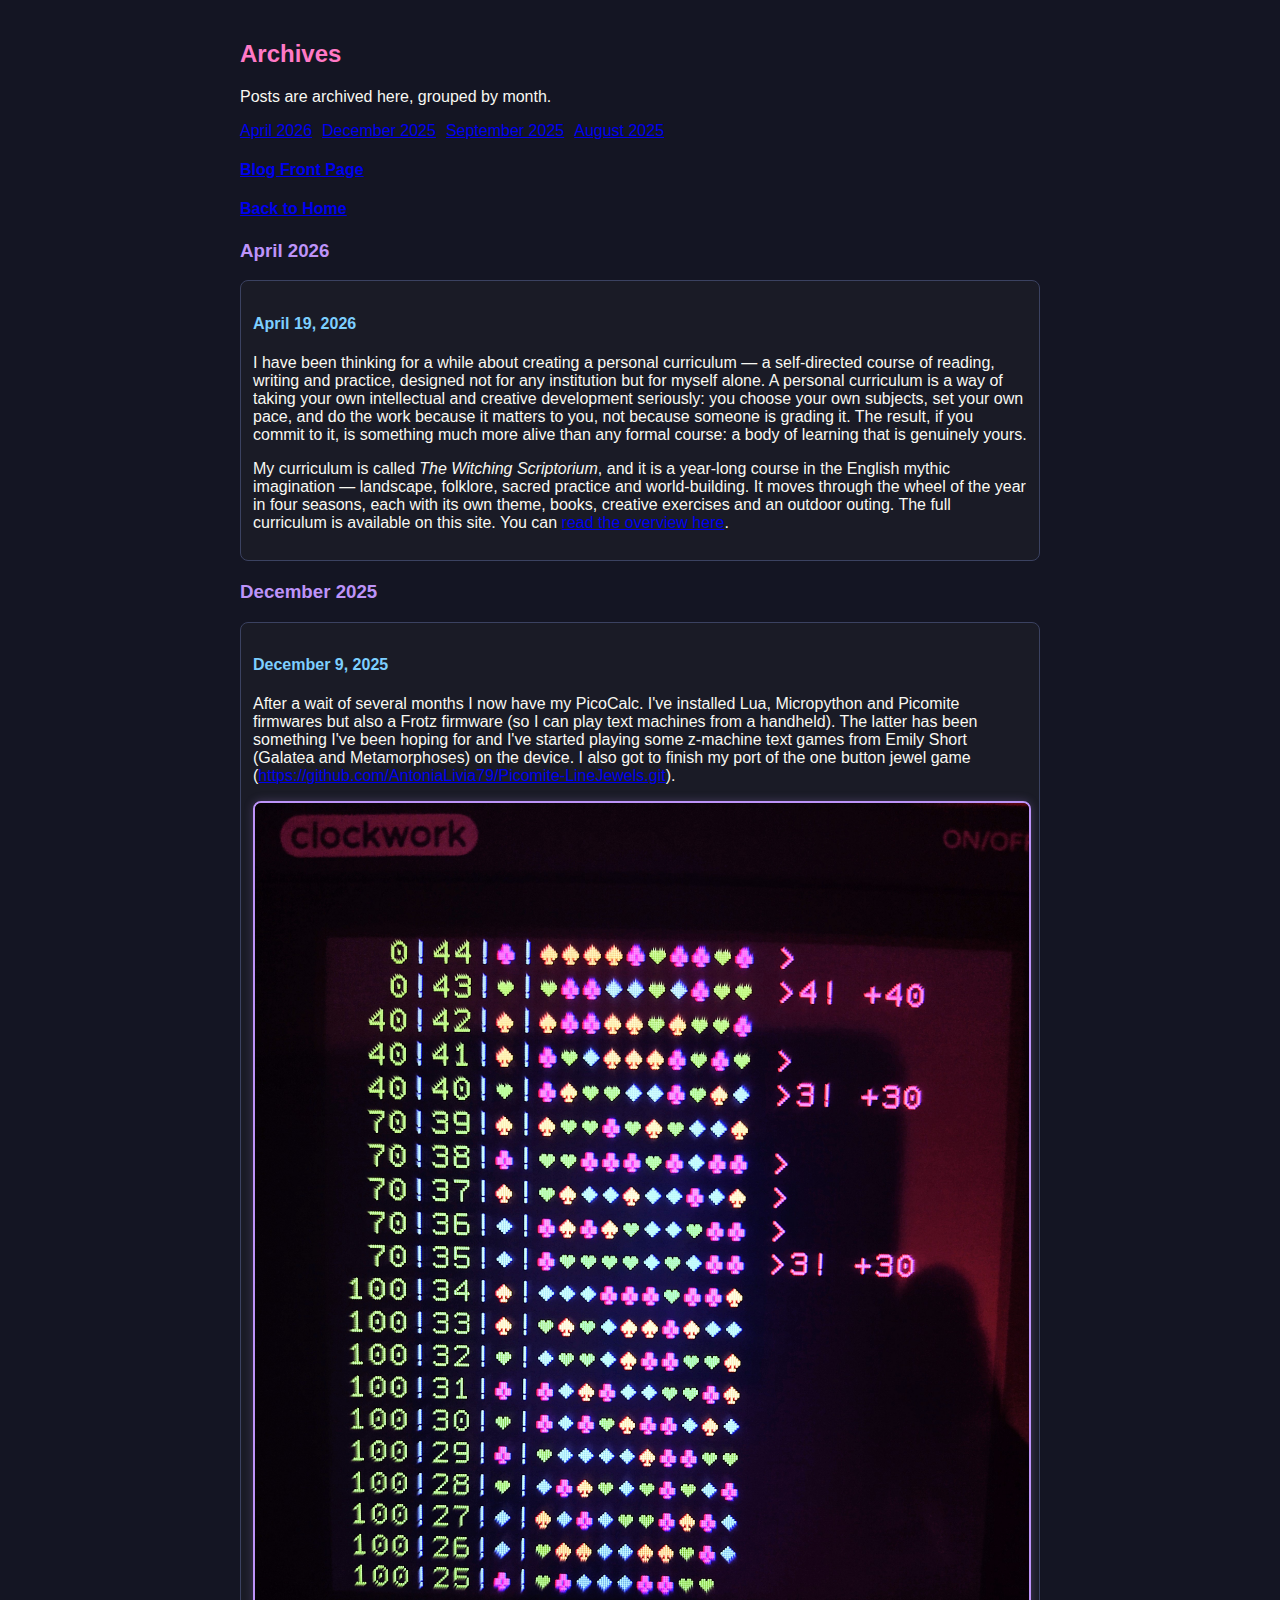
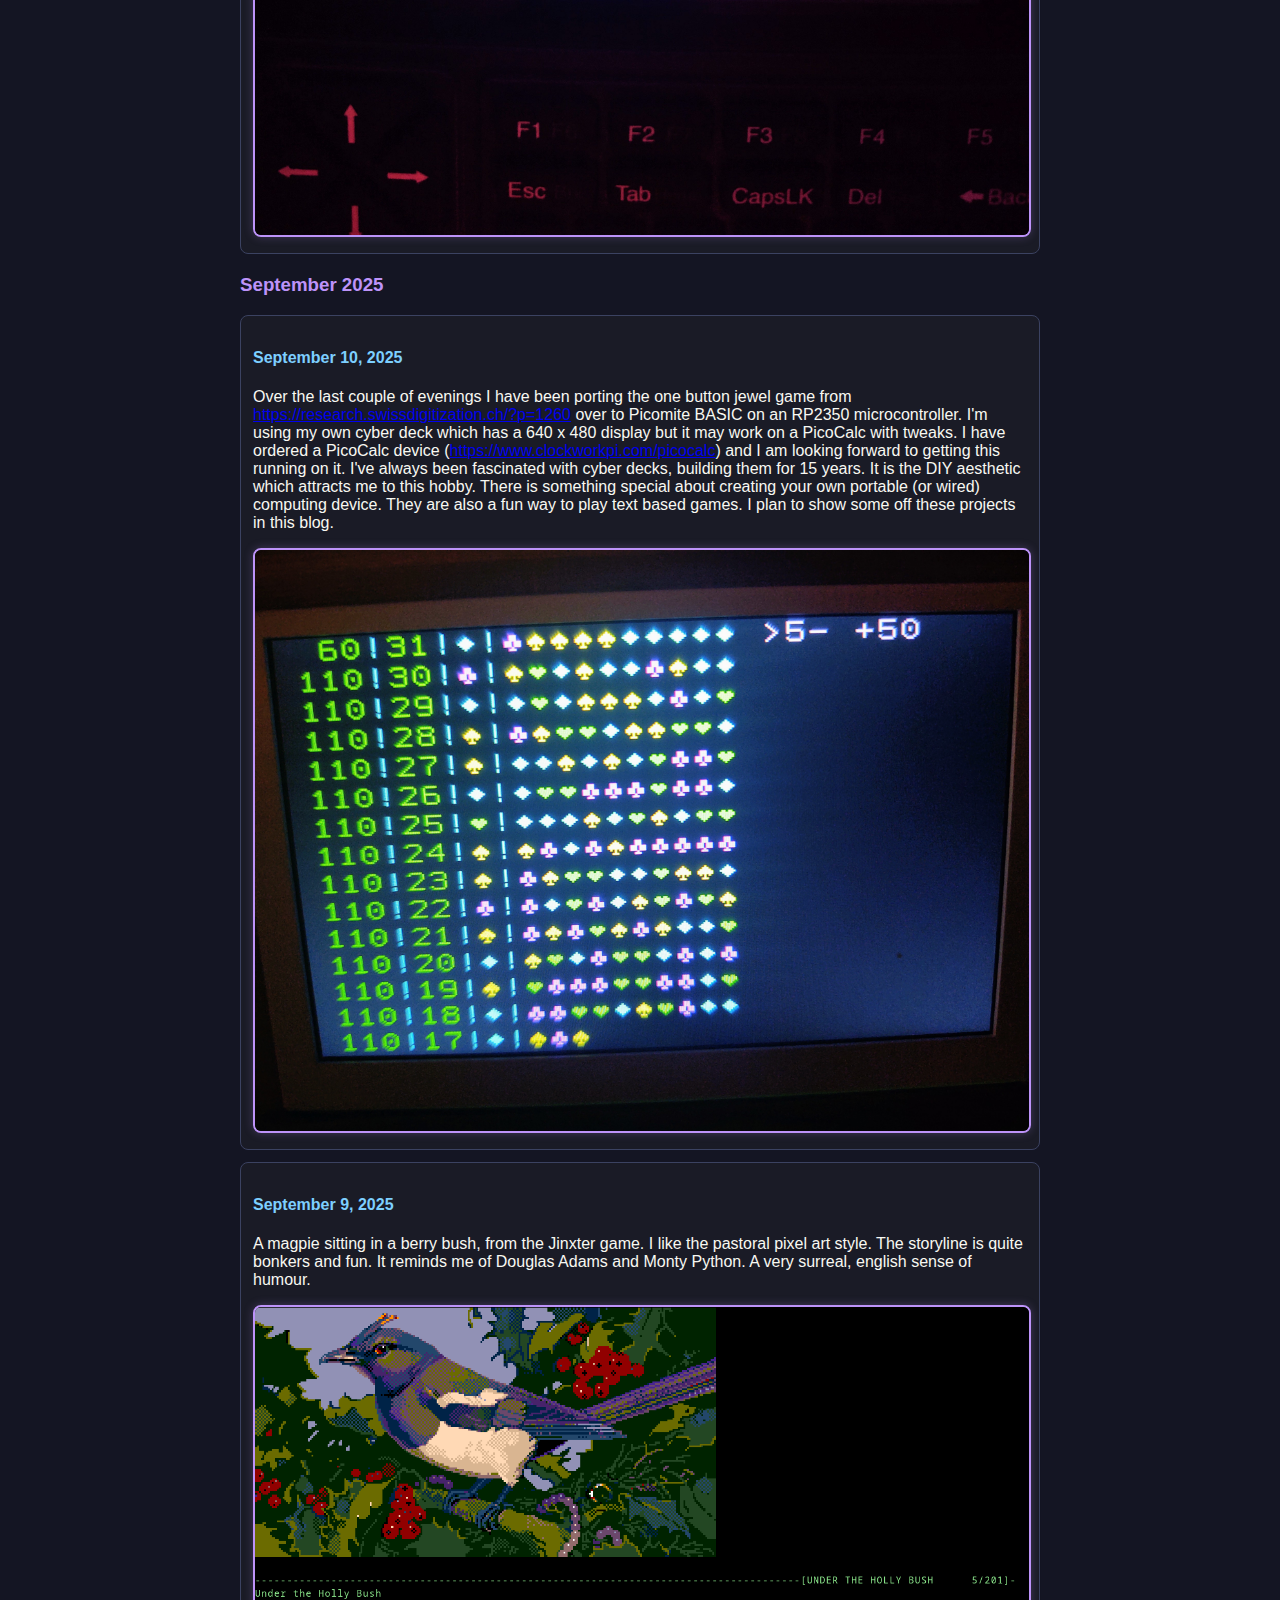
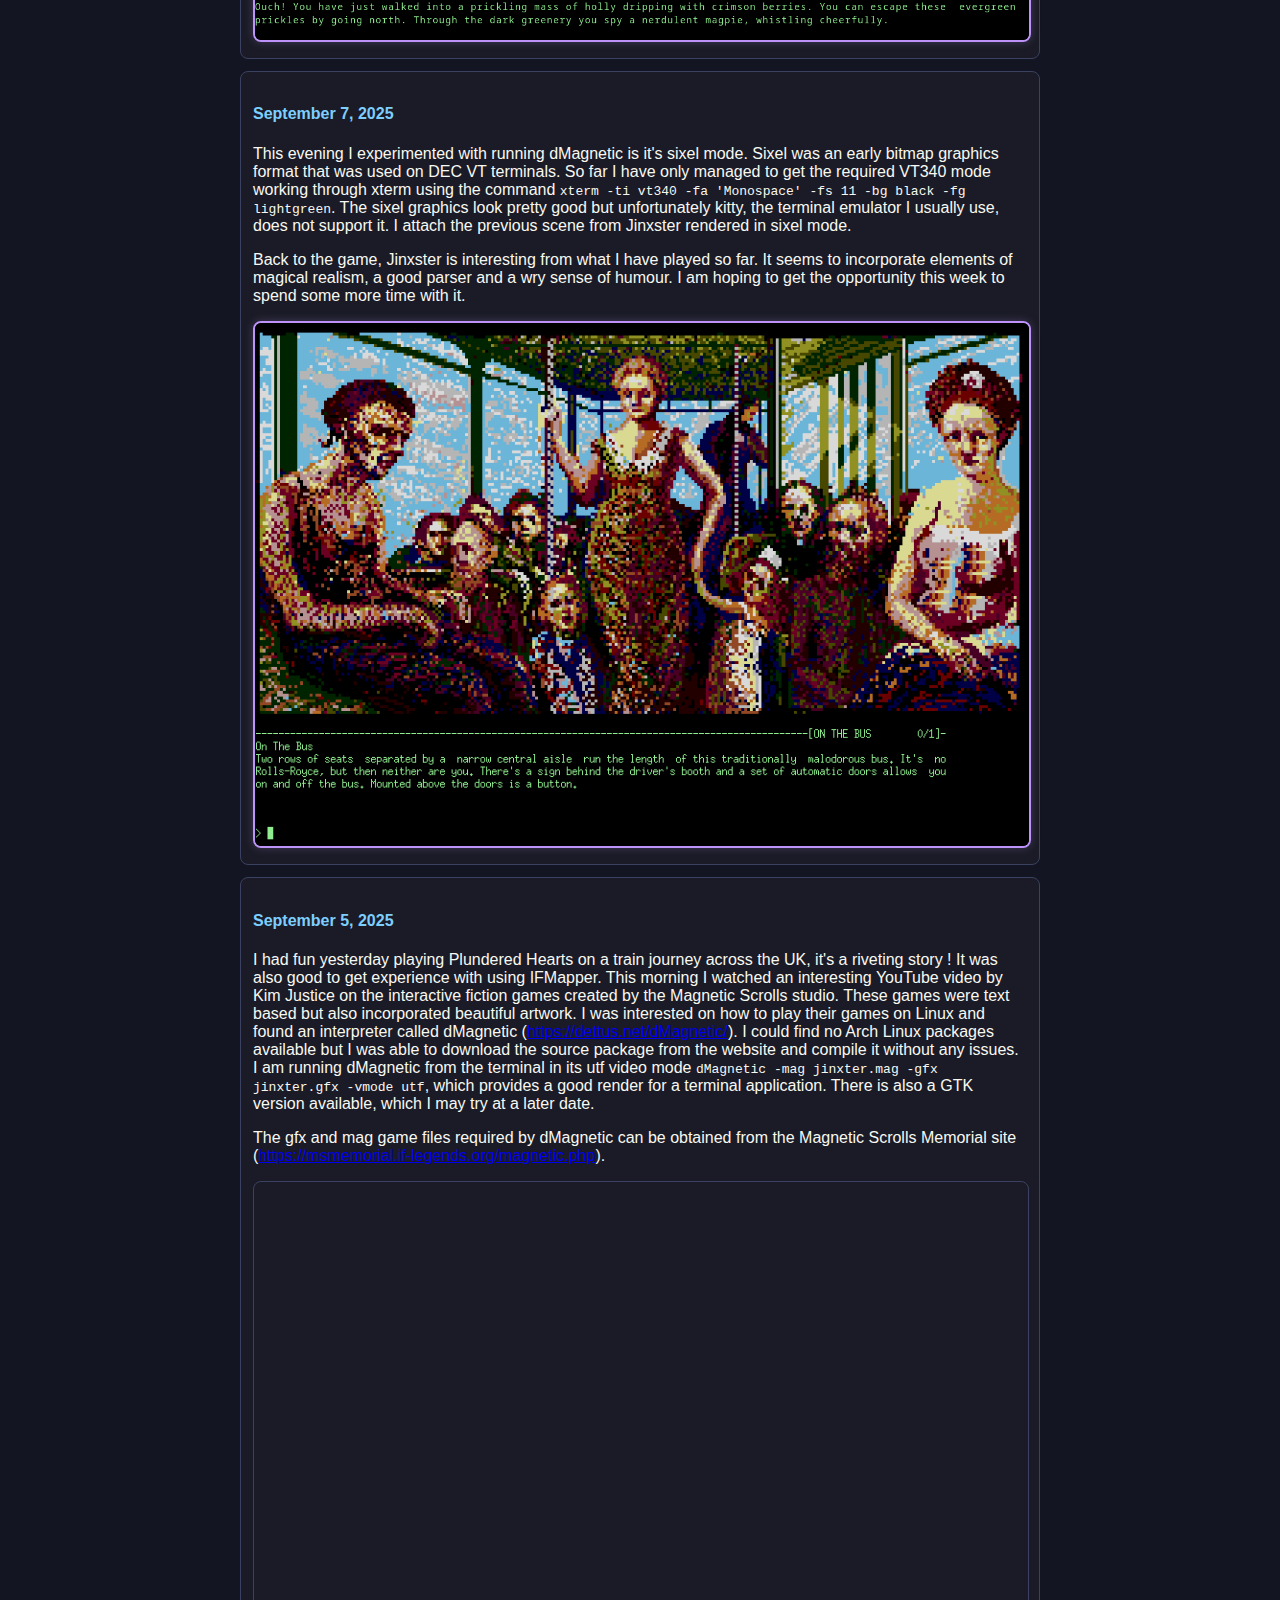
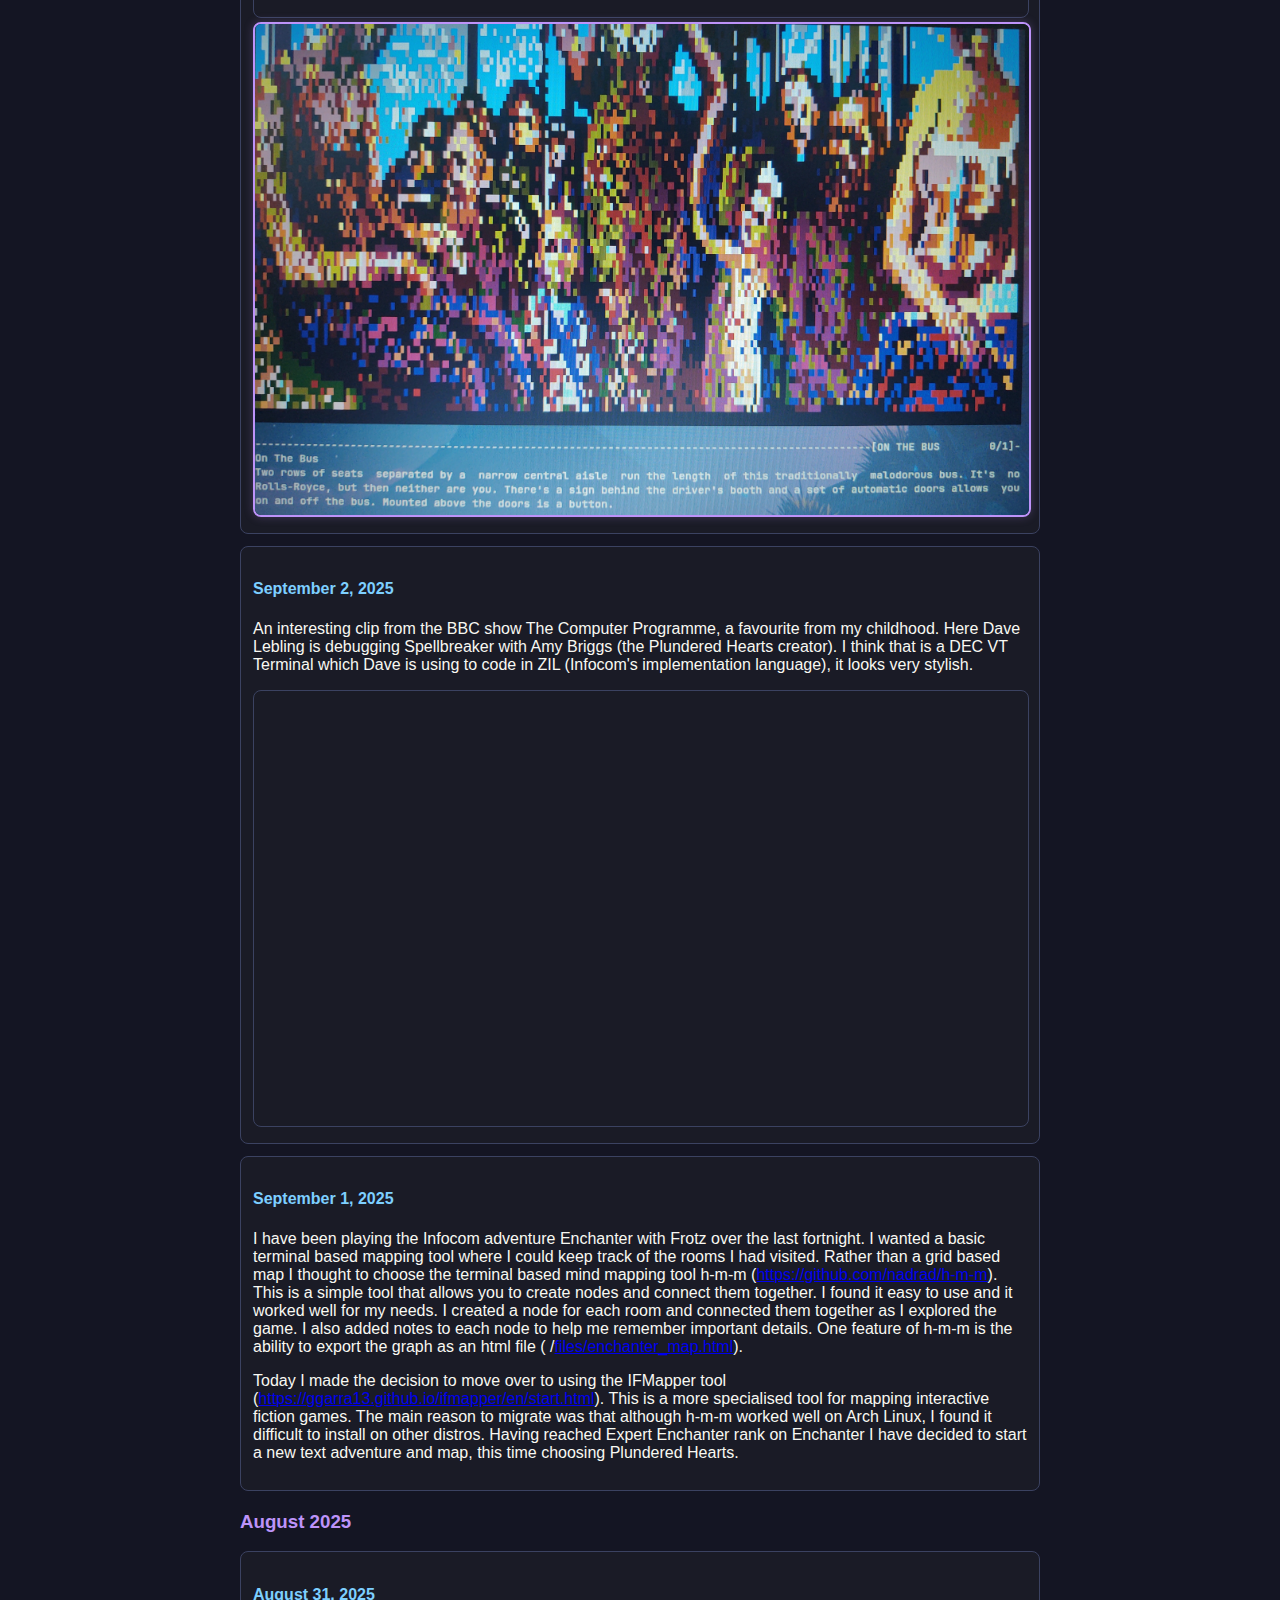
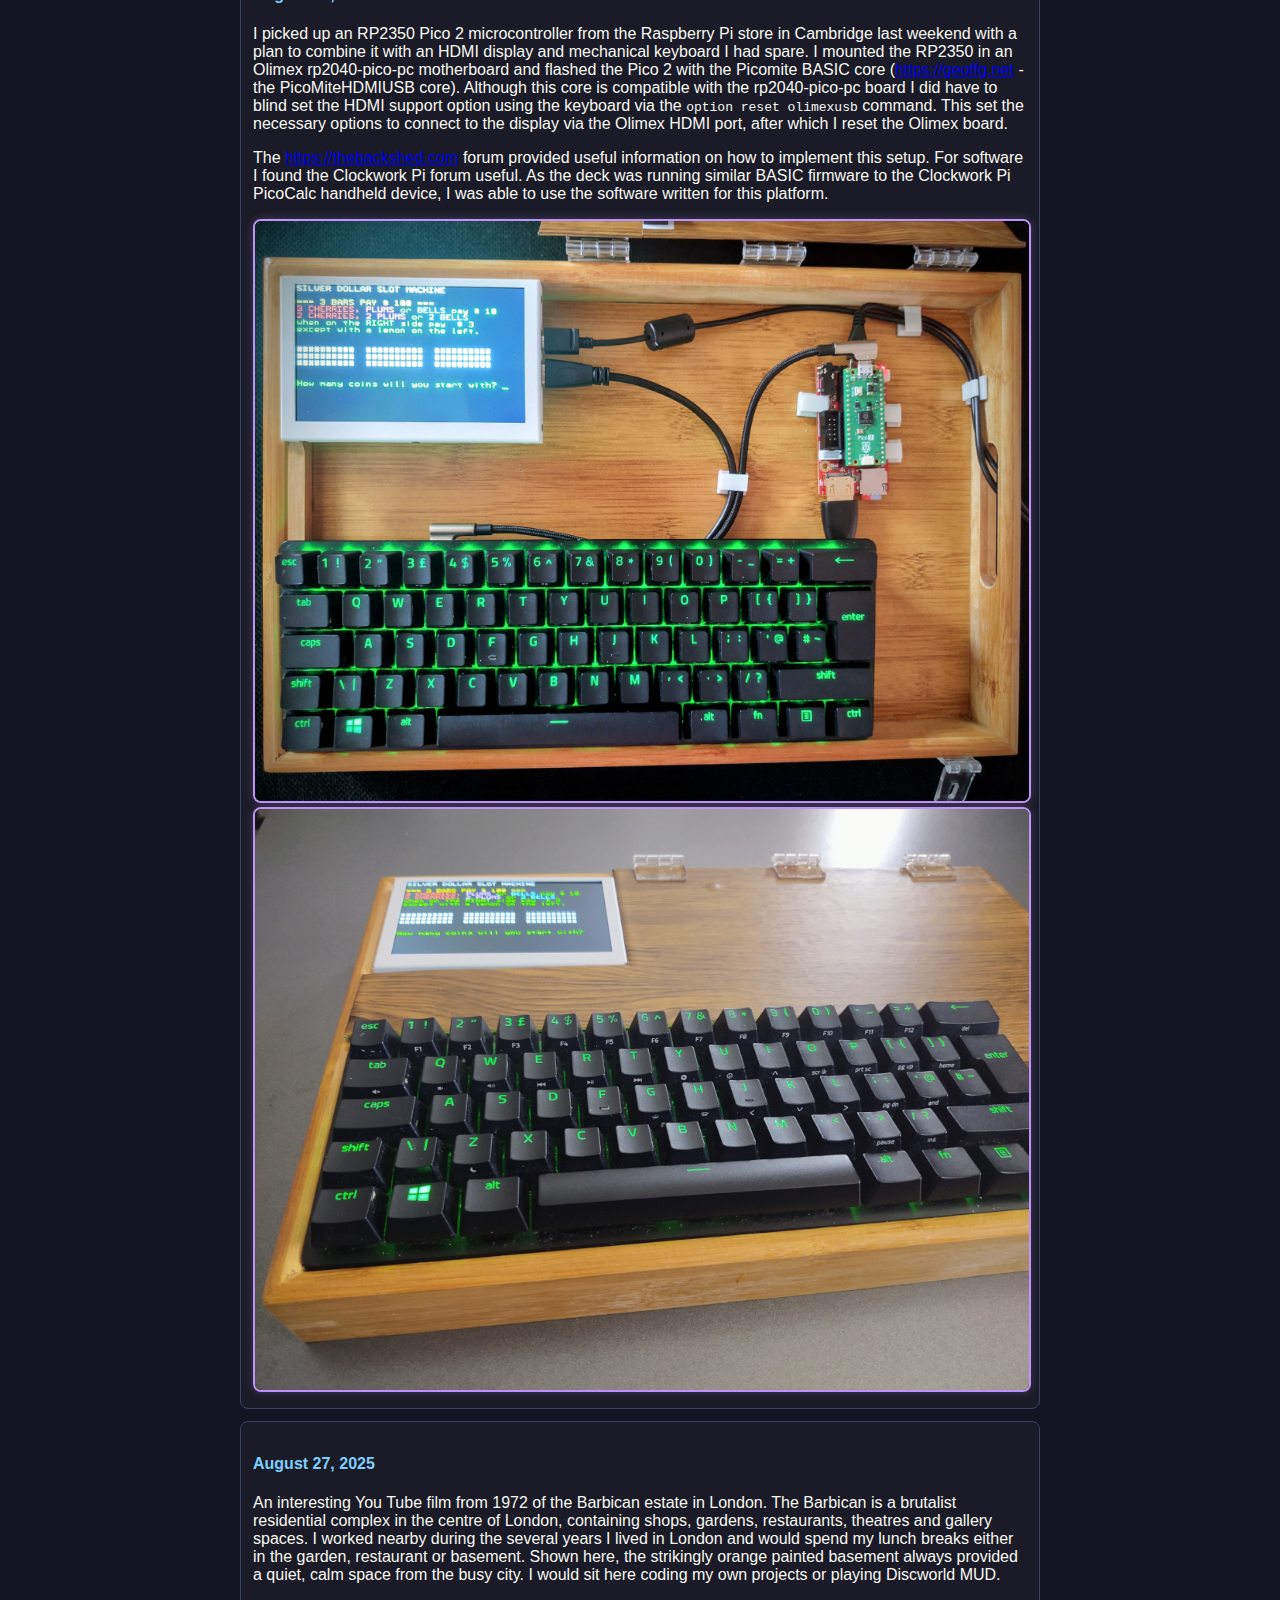
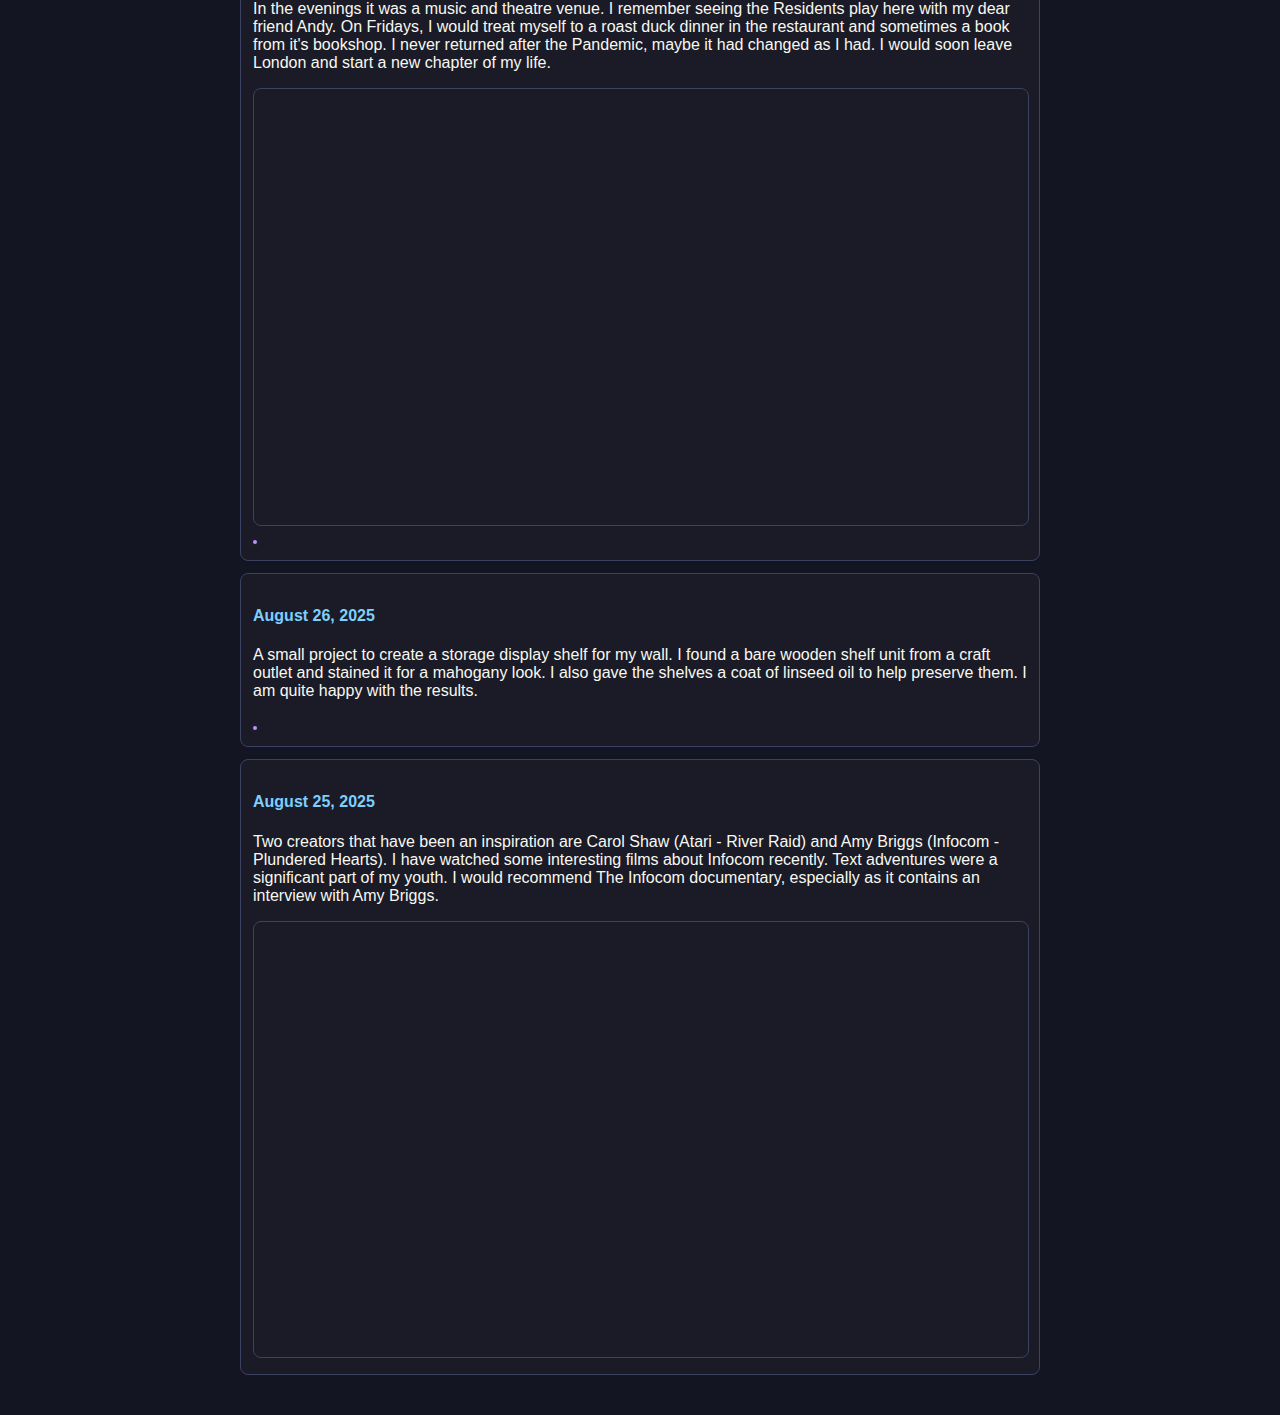
<file: archives.html>
<!DOCTYPE html>
<html lang="en">
<head>
  <meta charset="UTF-8" />
  <meta name="viewport" content="width=device-width, initial-scale=1.0" />
  <title>Blog Archives - Antonia's Space</title>
  <link rel="stylesheet" href="styles.css" />
  <style>
    .month { margin: 20px 0; }
    .post { border: 1px solid #3b4261; border-radius: 8px; padding: 12px; margin: 12px 0; background:#1a1b26; }
    .media img { max-width: 100%; height: auto; border: 2px solid #bd93f9; border-radius: 8px; box-shadow: 0 0 10px rgba(189,147,249,0.25); }
    .media iframe { width: 100%; aspect-ratio: 16/9; border: 1px solid #3b4261; border-radius: 8px; }
    .post-date { color: #7dcfff; font-weight: 600; }
    .archive-nav a { margin-right: 10px; }
  </style>
</head>
<body data-page="archives">
  <div class="container">
    <div class="blurb">
      <h2>Archives</h2>
      <p>Posts are archived here, grouped by month.</p>
      <div class="archive-nav" id="archive-nav"></div>
      <div class="blog-nav">
        <h4><a href="blog.html">Blog Front Page</a></h4>
        <h4><a href="index.html">Back to Home</a></h4>
      </div>
      <div id="archive-root"></div>
    </div>
  </div>
  <script src="blog.js"></script>
</body>
</html>
</file>
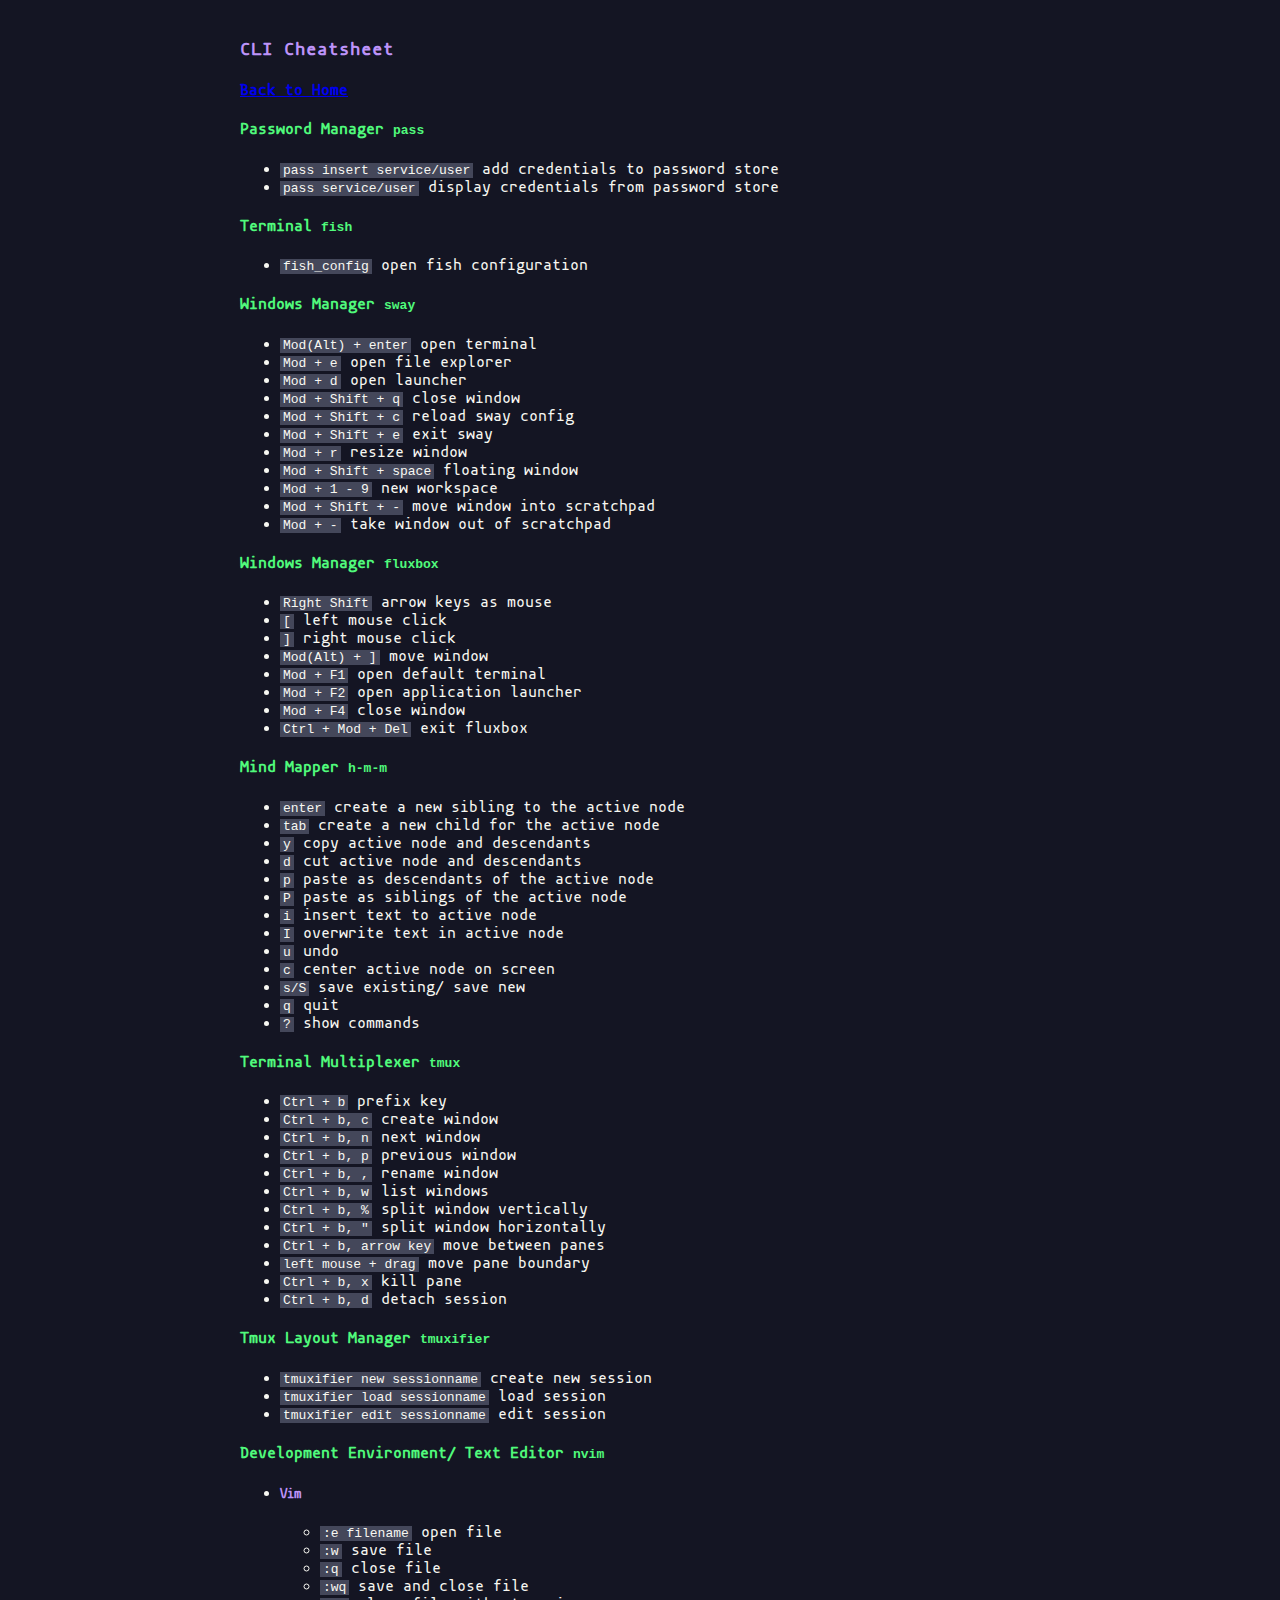
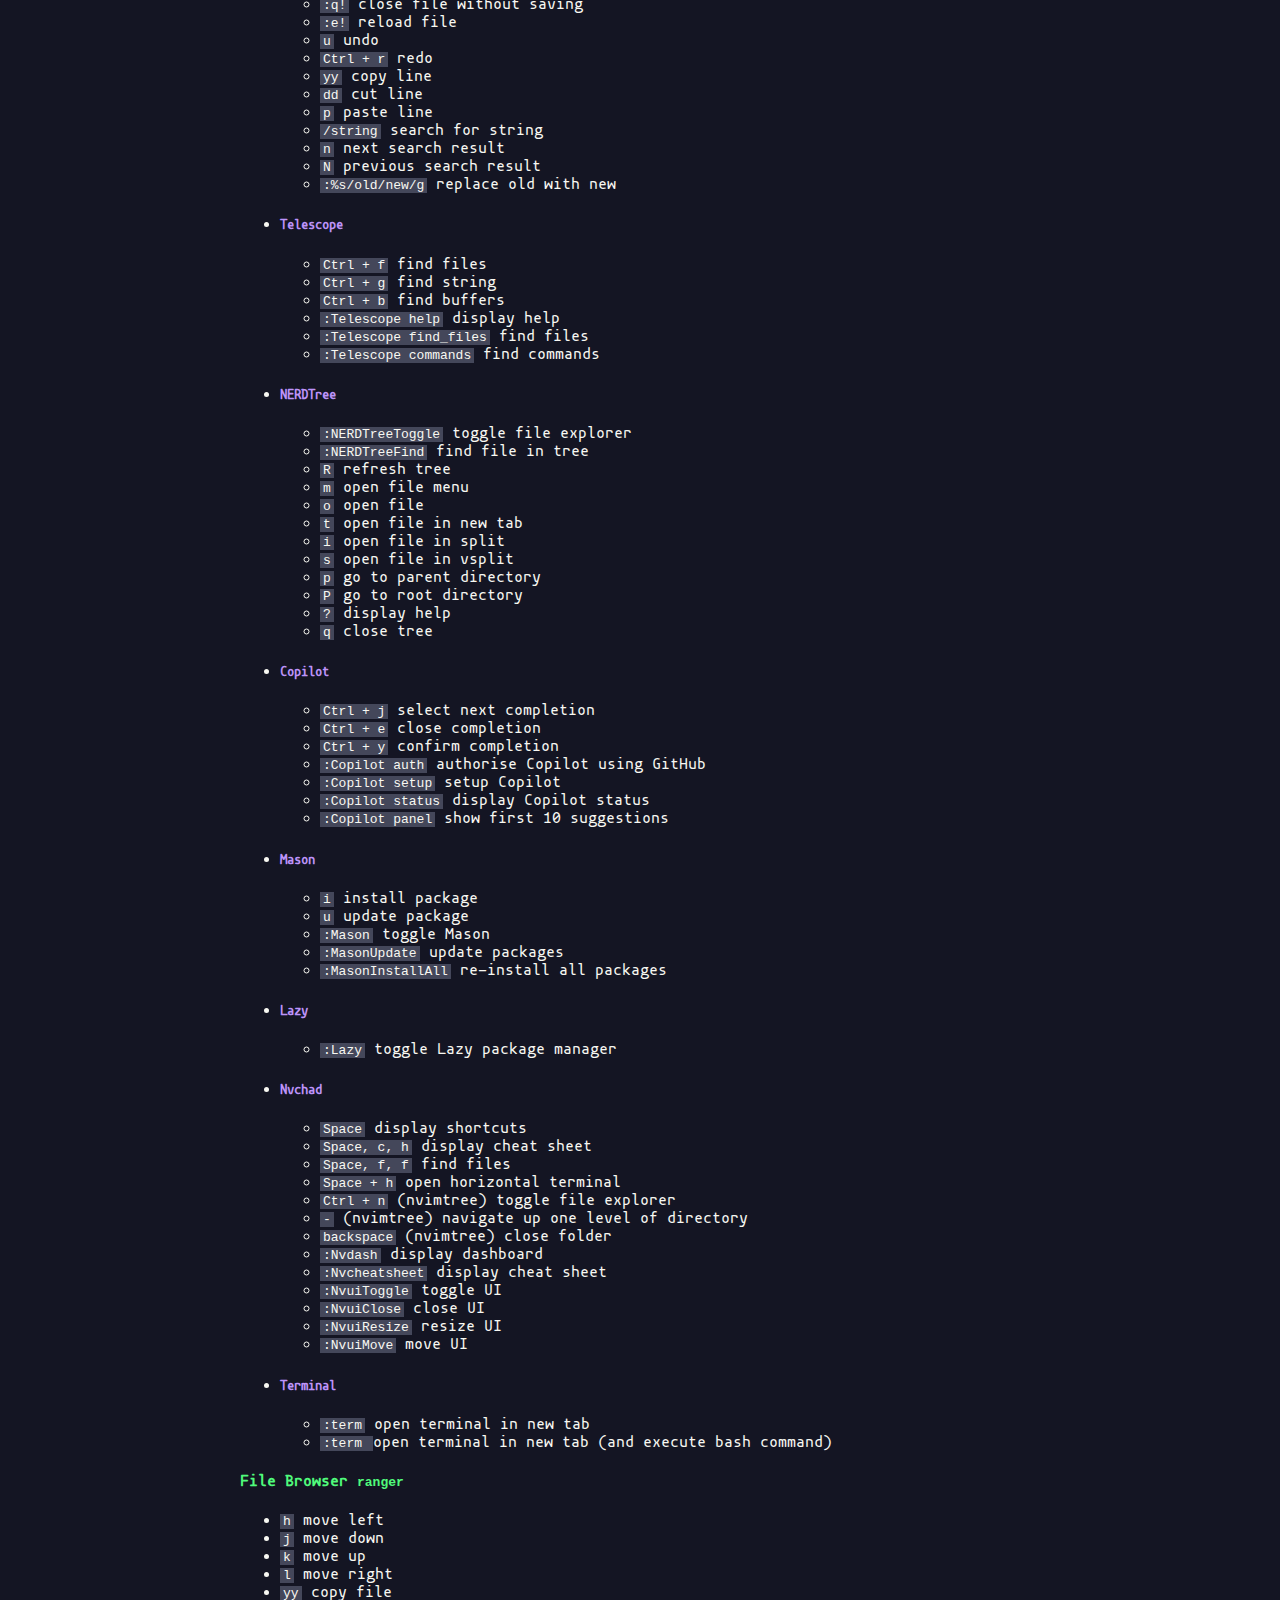
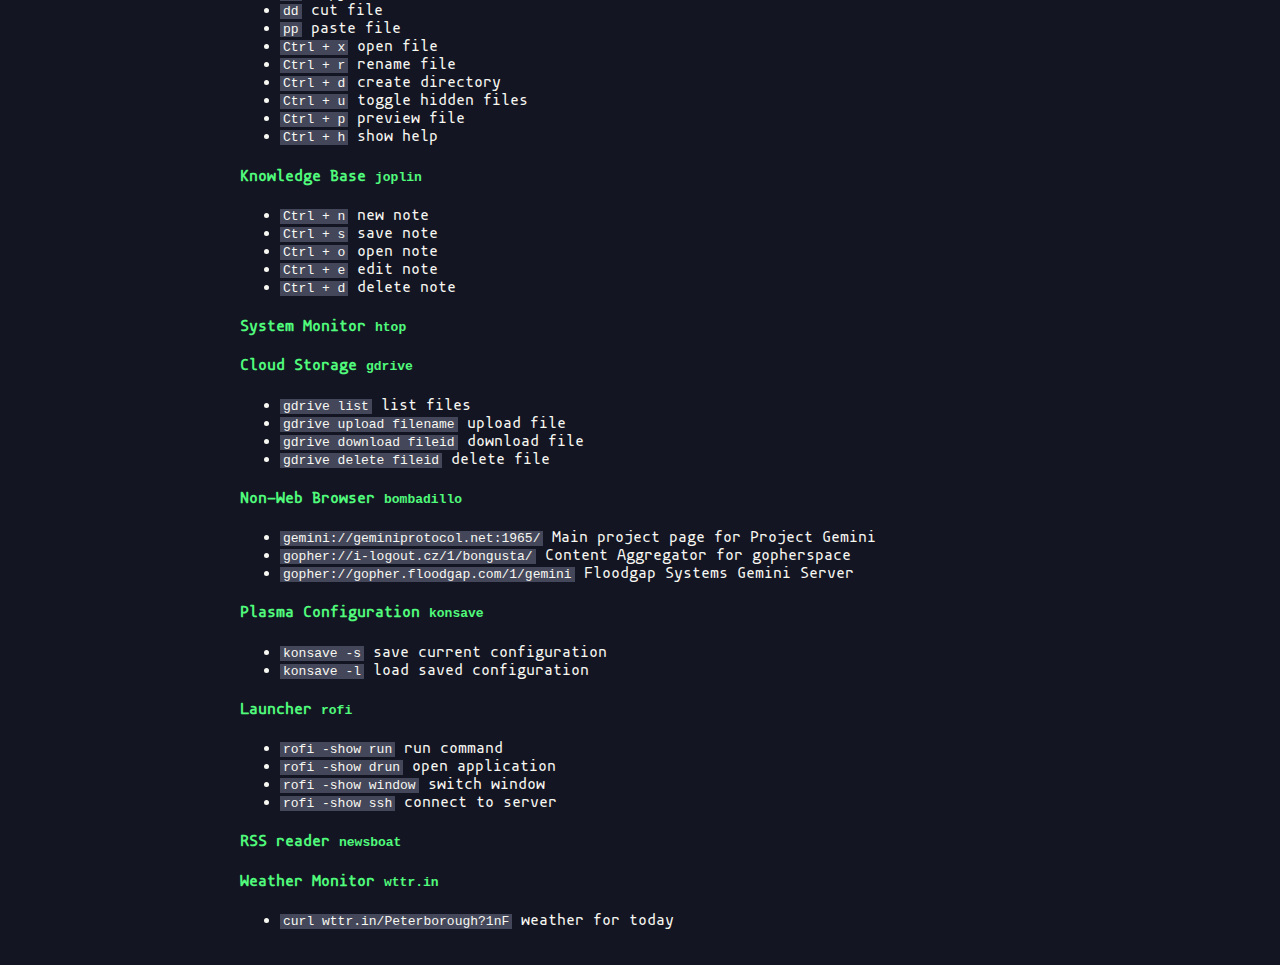
<file: bindings.html>
<!DOCTYPE html>
<html lang="en">

    <head>
        <meta charset="UTF-8">
        <meta name="viewport" content="width=device-width, initial-scale=1.0">
        <title>CLI Cheatsheet</title>
        <link rel="stylesheet" href="styles.css">
        <style>
            @font-face {
                font-family: 'NerdFont';
                src: url('MononokiNerdFont-Regular.ttf') format('truetype');
                font-weight: normal;
                font-style: normal;
            }
        </style>
    </head>

	<body>
		<div class="container">
    		<div class="blurb">
        		<h3>CLI Cheatsheet</h3>
                <h4><a href="index.html">Back to Home</a></h4>
                <h4>Password Manager <code>pass</code></h4>
                <ul>
                    <li><code>pass insert service/user</code> add credentials to password store</li>
                    <li><code>pass service/user</code> display credentials from password store</li>
                </ul>
                <h4>Terminal <code>fish</code></h4>
                <ul>
                    <li><code>fish_config</code> open fish configuration</li>
                </ul>
                <h4>Windows Manager <code>sway</code></h4>
                <ul>
                    <li><code>Mod(Alt) + enter</code> open terminal</li>
                    <li><code>Mod + e</code> open file explorer</li>
                    <li><code>Mod + d</code> open launcher</li>
                    <li><code>Mod + Shift + q</code> close window</li>
                    <li><code>Mod + Shift + c</code> reload sway config</li>
                    <li><code>Mod + Shift + e</code> exit sway</li>
                    <li><code>Mod + r</code> resize window</li>
                    <li><code>Mod + Shift + space</code> floating window</li>
                    <li><code>Mod + 1 - 9</code> new workspace</li>
                    <li><code>Mod + Shift + -</code> move window into scratchpad</li>
                    <li><code>Mod + -</code> take window out of scratchpad</li>
                </ul>
                <h4>Windows Manager <code>fluxbox</code></h4>
                <ul>
                    <li><code>Right Shift</code> arrow keys as mouse</li>
                    <li><code>[</code> left mouse click</li>
                    <li><code>]</code> right mouse click</li>
                    <li><code>Mod(Alt) + ]</code> move window</li>
                    <li><code>Mod + F1</code> open default terminal</li>
                    <li><code>Mod + F2</code> open application launcher</li>
                    <li><code>Mod + F4</code> close window</li>
                    <li><code>Ctrl + Mod + Del</code> exit fluxbox</li>
                </ul>
                <h4>Mind Mapper <code>h-m-m</code></h4>
                <ul>
                    <li><code>enter</code> create a new sibling to the active node</li>
                    <li><code>tab</code> create a new child for the active node</li>
                    <li><code>y</code> copy active node and descendants</li>
                    <li><code>d</code> cut active node and descendants</li>
                    <li><code>p</code> paste as descendants of the active node</li>
                    <li><code>P</code> paste as siblings of the active node</li>
                    <li><code>i</code> insert text to active node</li>
                    <li><code>I</code> overwrite text in active node</li>
                    <li><code>u</code> undo</li>
                    <li><code>c</code> center active node on screen</li>
                    <li><code>s/S</code> save existing/ save new</li>
                    <li><code>q</code> quit</li>
                    <li><code>?</code> show commands</li>
                </ul>
                <h4>Terminal Multiplexer <code>tmux</code></h4>
                <ul>
                    <li><code>Ctrl + b</code> prefix key</li>
                    <li><code>Ctrl + b, c</code> create window</li>
                    <li><code>Ctrl + b, n</code> next window</li>
                    <li><code>Ctrl + b, p</code> previous window</li>
                    <li><code>Ctrl + b, ,</code> rename window</li>
                    <li><code>Ctrl + b, w</code> list windows</li>
                    <li><code>Ctrl + b, %</code> split window vertically</li>
                    <li><code>Ctrl + b, "</code> split window horizontally</li>
                    <li><code>Ctrl + b, arrow key</code> move between panes</li>
                    <li><code>left mouse + drag</code> move pane boundary</li>
                    <li><code>Ctrl + b, x</code> kill pane</li>
                    <li><code>Ctrl + b, d</code> detach session</li>
                </ul>
                <h4>Tmux Layout Manager <code>tmuxifier</code></h4>
                <ul>
                    <li><code>tmuxifier new sessionname</code> create new session</li>
                    <li><code>tmuxifier load sessionname</code> load session</li>
                    <li><code>tmuxifier edit sessionname</code> edit session</li>
                </ul>
                <h4>Development Environment/ Text Editor <code>nvim</code></h4>
                <ul>
                    <li><h5>Vim</h5></li>
                    <ul>
                    <li><code>:e filename</code> open file</li>
                    <li><code>:w</code> save file</li>
                    <li><code>:q</code> close file</li>
                    <li><code>:wq</code> save and close file</li>
                    <li><code>:q!</code> close file without saving</li>
                    <li><code>:e!</code> reload file</li>
                    <li><code>u</code> undo</li>
                    <li><code>Ctrl + r</code> redo</li>
                    <li><code>yy</code> copy line</li>
                    <li><code>dd</code> cut line</li>
                    <li><code>p</code> paste line</li>
                    <li><code>/string</code> search for string</li>
                    <li><code>n</code> next search result</li>
                    <li><code>N</code> previous search result</li>
                    <li><code>:%s/old/new/g</code> replace old with new</li>
                    </ul>
                    <li><h5>Telescope</h5></li>
                    <ul>
                      <li><code>Ctrl + f</code> find files</li>
                      <li><code>Ctrl + g</code> find string</li>
                      <li><code>Ctrl + b</code> find buffers</li>
                      <li><code>:Telescope help</code> display help</li>
                      <li><code>:Telescope find_files</code> find files</li>
                      <li><code>:Telescope commands</code> find commands</li>
                    </ul>
                    <li><h5>NERDTree</h5></li>
                    <ul>
                      <li><code>:NERDTreeToggle</code> toggle file explorer</li>
                      <li><code>:NERDTreeFind</code> find file in tree</li>
                      <li><code>R</code> refresh tree</li>
                      <li><code>m</code> open file menu</li>
                      <li><code>o</code> open file</li>
                      <li><code>t</code> open file in new tab</li>
                      <li><code>i</code> open file in split</li>
                      <li><code>s</code> open file in vsplit</li>
                      <li><code>p</code> go to parent directory</li>
                      <li><code>P</code> go to root directory</li>
                      <li><code>?</code> display help</li>
                      <li><code>q</code> close tree</li>
                    </ul>
                    <li><h5>Copilot</h5></li>
                    <ul>
                      <li><code>Ctrl + j</code> select next completion</li>
                      <li><code>Ctrl + e</code> close completion</li>
                      <li><code>Ctrl + y</code> confirm completion</li>
                      <li><code>:Copilot auth</code> authorise Copilot using GitHub</li>
                      <li><code>:Copilot setup</code> setup Copilot</li>
                      <li><code>:Copilot status</code> display Copilot status</li>
                      <li><code>:Copilot panel</code> show first 10 suggestions</li>
                    </ul>
                    <li><h5>Mason</h5></li>
                    <ul>
                      <li><code>i</code> install package</li>
                      <li><code>u</code> update package</li>
                      <li><code>:Mason</code> toggle Mason</li>
                      <li><code>:MasonUpdate</code> update packages</li>
                      <li><code>:MasonInstallAll</code> re-install all packages</li>
                    </ul>
                    <li><h5>Lazy</h5></li>
                    <ul>
                      <li><code>:Lazy</code> toggle Lazy package manager</li>
                    </ul>
                    <li><h5>Nvchad</h5></li>
                    <ul>
                      <li><code>Space</code> display shortcuts</li>
                      <li><code>Space, c, h</code> display cheat sheet</li>
                      <li><code>Space, f, f</code> find files</li>
                      <li><code>Space + h</code> open horizontal terminal</li>
                      <li><code>Ctrl + n</code> (nvimtree) toggle file explorer</li>
                      <li><code>-</code> (nvimtree) navigate up one level of directory</li>
                      <li><code>backspace</code> (nvimtree) close folder</li>
                      <li><code>:Nvdash</code> display dashboard</li>
                      <li><code>:Nvcheatsheet</code> display cheat sheet</li>
                      <li><code>:NvuiToggle</code> toggle UI</li>
                      <li><code>:NvuiClose</code> close UI</li>
                      <li><code>:NvuiResize</code> resize UI</li>
                      <li><code>:NvuiMove</code> move UI</li>
                    </ul>
                    <li><h5>Terminal</h5></li>
                    <ul>
                        <li><code>:term</code> open terminal in new tab</li>
                        <li><code>:term <command></code> open terminal in new tab (and execute bash command)</li>
                    </ul>
                </ul>
                <h4>File Browser <code>ranger</code></h4>
                <ul>
                    <li><code>h</code> move left</li>
                    <li><code>j</code> move down</li>
                    <li><code>k</code> move up</li>
                    <li><code>l</code> move right</li>
                    <li><code>yy</code> copy file</li>
                    <li><code>dd</code> cut file</li>
                    <li><code>pp</code> paste file</li>
                    <li><code>Ctrl + x</code> open file</li>
                    <li><code>Ctrl + r</code> rename file</li>
                    <li><code>Ctrl + d</code> create directory</li>
                    <li><code>Ctrl + u</code> toggle hidden files</li>
                    <li><code>Ctrl + p</code> preview file</li>
                    <li><code>Ctrl + h</code> show help</li>
                </ul>
                <h4>Knowledge Base <code>joplin</code></h4>
                <ul>
                    <li><code>Ctrl + n</code> new note</li>
                    <li><code>Ctrl + s</code> save note</li>
                    <li><code>Ctrl + o</code> open note</li>
                    <li><code>Ctrl + e</code> edit note</li>
                    <li><code>Ctrl + d</code> delete note</li>
                </ul>
                <h4>System Monitor <code>htop</code></h4>
                <h4>Cloud Storage <code>gdrive</code></h4>
                <ul>
                    <li><code>gdrive list</code> list files</li>
                    <li><code>gdrive upload filename</code> upload file</li>
                    <li><code>gdrive download fileid</code> download file</li>
                    <li><code>gdrive delete fileid</code> delete file</li>
                </ul>
                <h4>Non-Web Browser <code>bombadillo</code></h4>
                <ul>
                    <li><code>gemini://geminiprotocol.net:1965/</code> Main project page for Project Gemini</li>
                    <li><code>gopher://i-logout.cz/1/bongusta/</code> Content Aggregator for gopherspace</li>
                    <li><code>gopher://gopher.floodgap.com/1/gemini</code> Floodgap Systems Gemini Server</li>
                </ul>
                <h4>Plasma Configuration <code>konsave</code></h4>
                <ul>
                    <li><code>konsave -s</code> save current configuration</li>
                    <li><code>konsave -l</code> load saved configuration</li>
                </ul>
                <h4>Launcher <code>rofi</code></h4>
                <ul>
                    <li><code>rofi -show run</code> run command</li>
                    <li><code>rofi -show drun</code> open application</li>
                    <li><code>rofi -show window</code> switch window</li>
                    <li><code>rofi -show ssh</code> connect to server</li>
                </ul>
                <h4>RSS reader <code>newsboat</code></h4>
                <h4>Weather Monitor <code>wttr.in</code></h4>
                <ul>
                    <li><code>curl wttr.in/Peterborough?1nF</code> weather for today</li>
                </ul>
            </div>
		</div>
	</body>
</html>
</file>
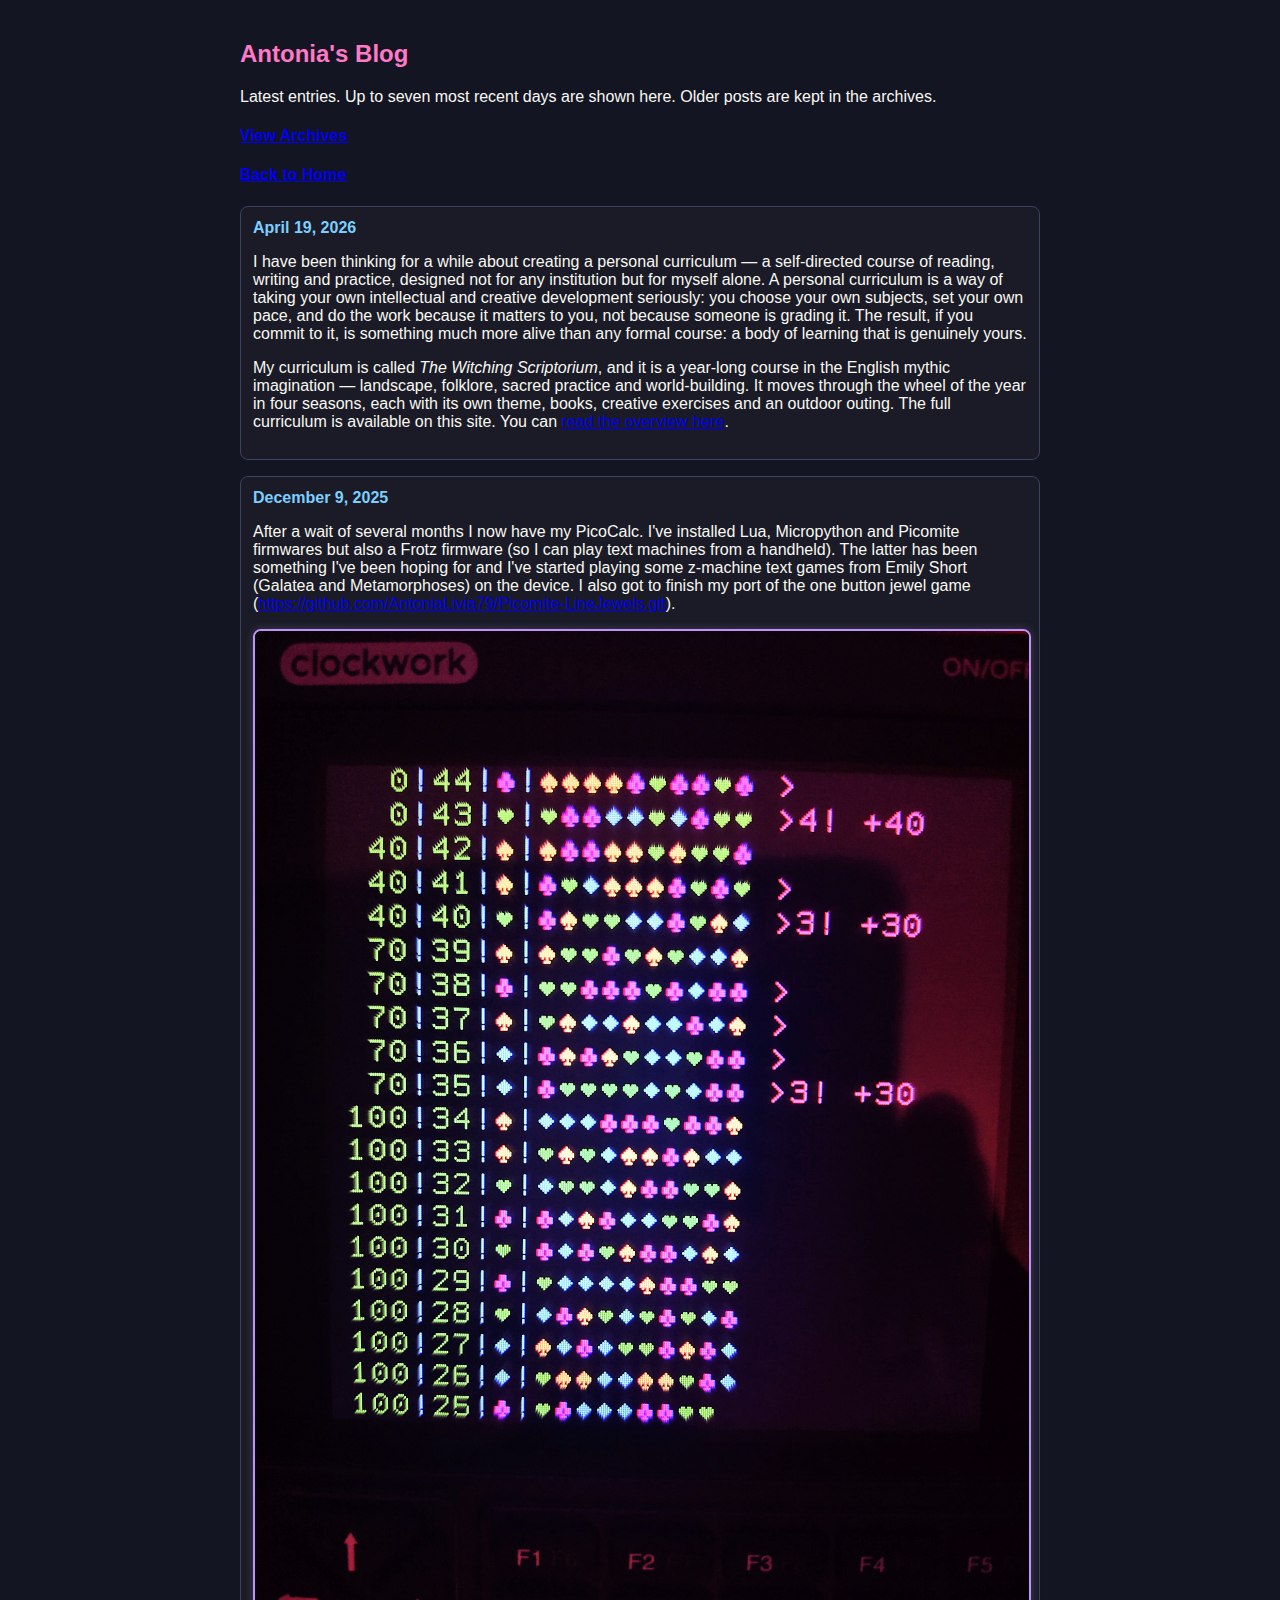
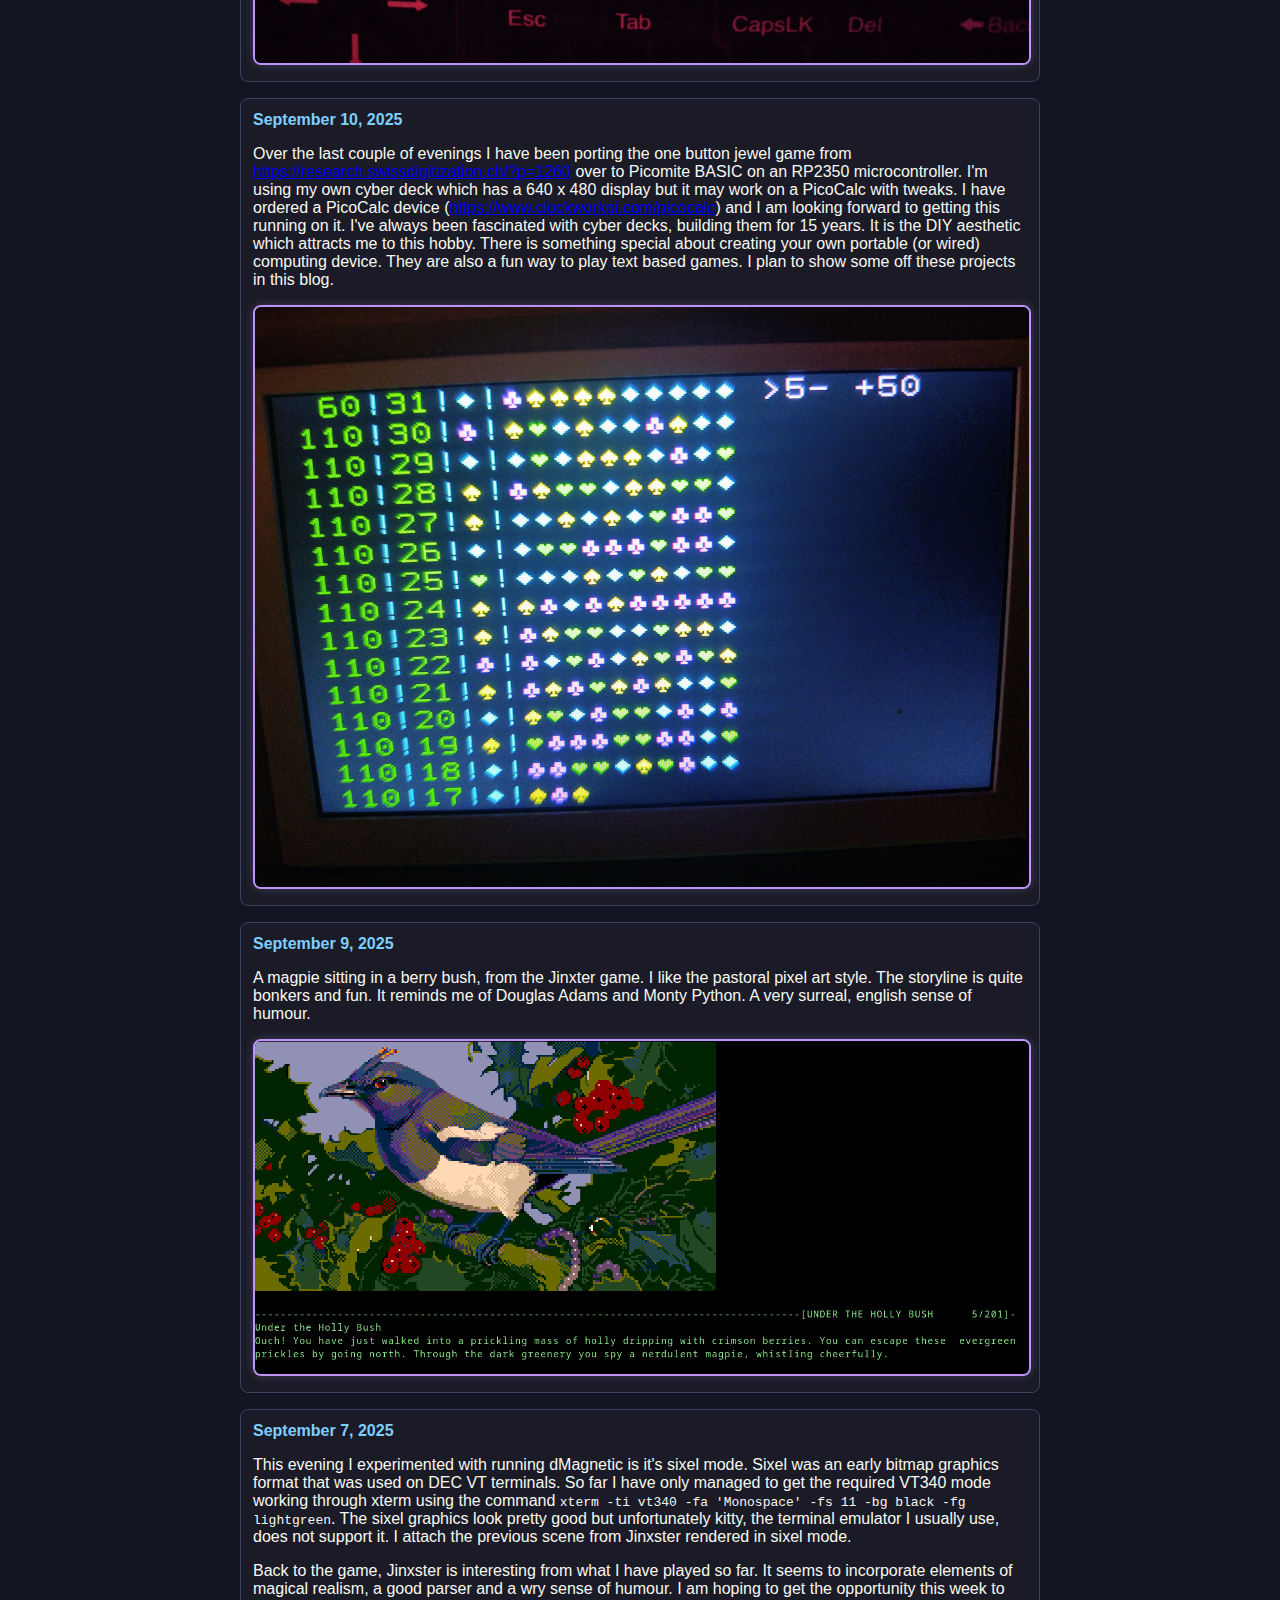
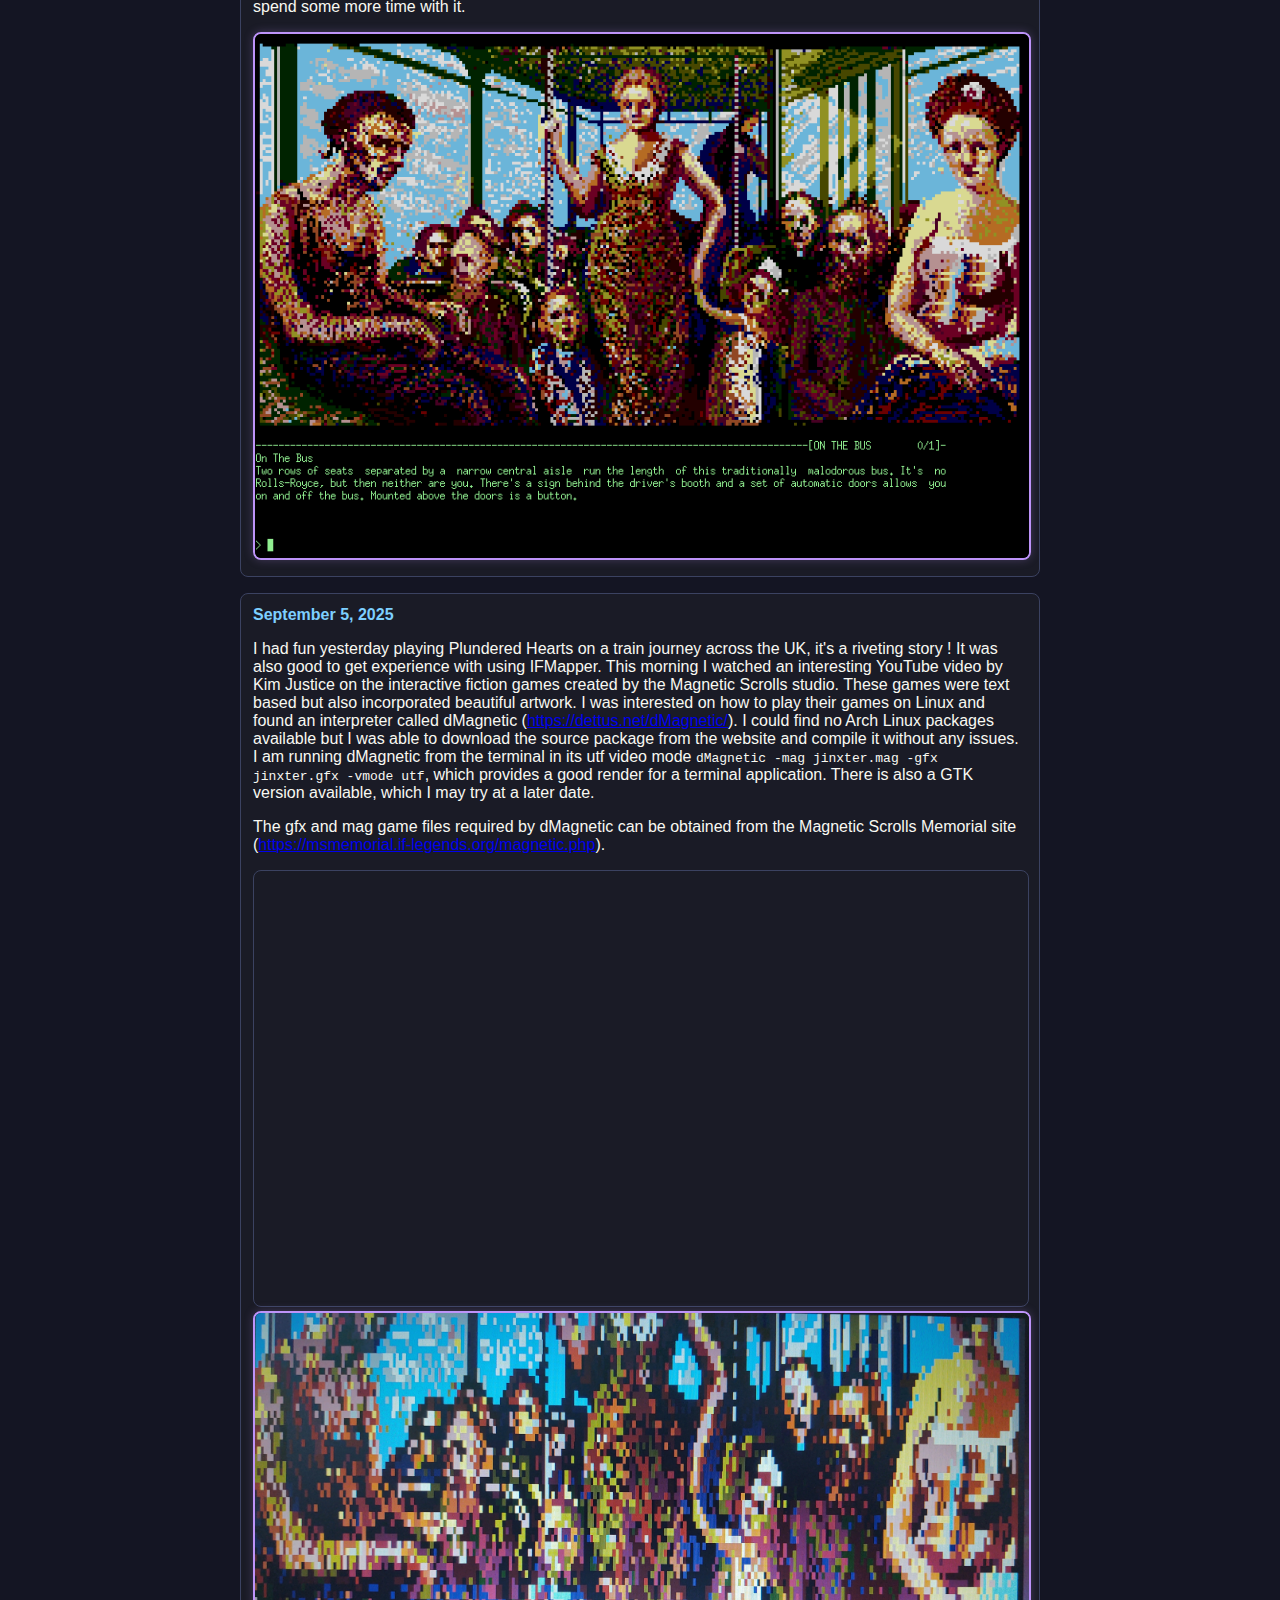
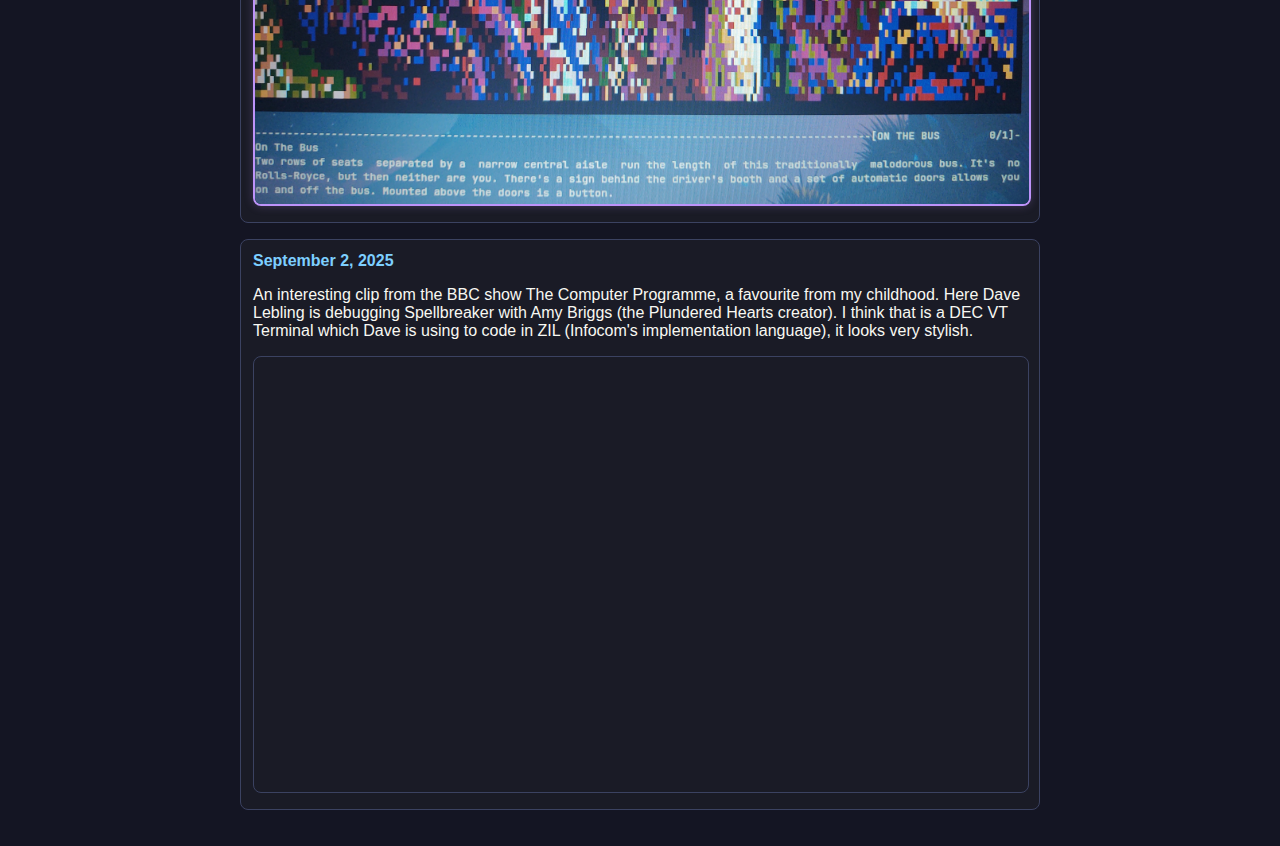
<file: blog.html>
<!DOCTYPE html>
<html lang="en">
<head>
  <meta charset="UTF-8" />
  <meta name="viewport" content="width=device-width, initial-scale=1.0" />
  <title>Antonia's Blog</title>
  <link rel="stylesheet" href="styles.css" />
  <style>
    .post { border: 1px solid #3b4261; border-radius: 8px; padding: 12px; margin: 16px 0; background:#1a1b26; }
    .post h4 { margin: 0 0 8px 0; }
    .media { margin-top: 10px; }
    .media img { max-width: 100%; height: auto; border: 2px solid #bd93f9; border-radius: 8px; box-shadow: 0 0 10px rgba(189,147,249,0.25); }
    .media iframe { width: 100%; aspect-ratio: 16/9; border: 1px solid #3b4261; border-radius: 8px; }
    .post-date { color: #7dcfff; font-weight: 600; }
    .blog-nav { margin-top: 12px; }
  </style>
</head>
<body data-page="blog">
  <div class="container">
    <div class="blurb">
      <h2>Antonia's Blog</h2>
      <p>Latest entries. Up to seven most recent days are shown here. Older posts are kept in the archives.</p>
      <div class="blog-nav">
        <h4><a href="archives.html">View Archives</a></h4>
        <h4><a href="index.html">Back to Home</a></h4>
      </div>
      <div id="blog-root" aria-live="polite"></div>
    </div>
  </div>
  <script src="blog.js"></script>
</body>
</html>
</file>
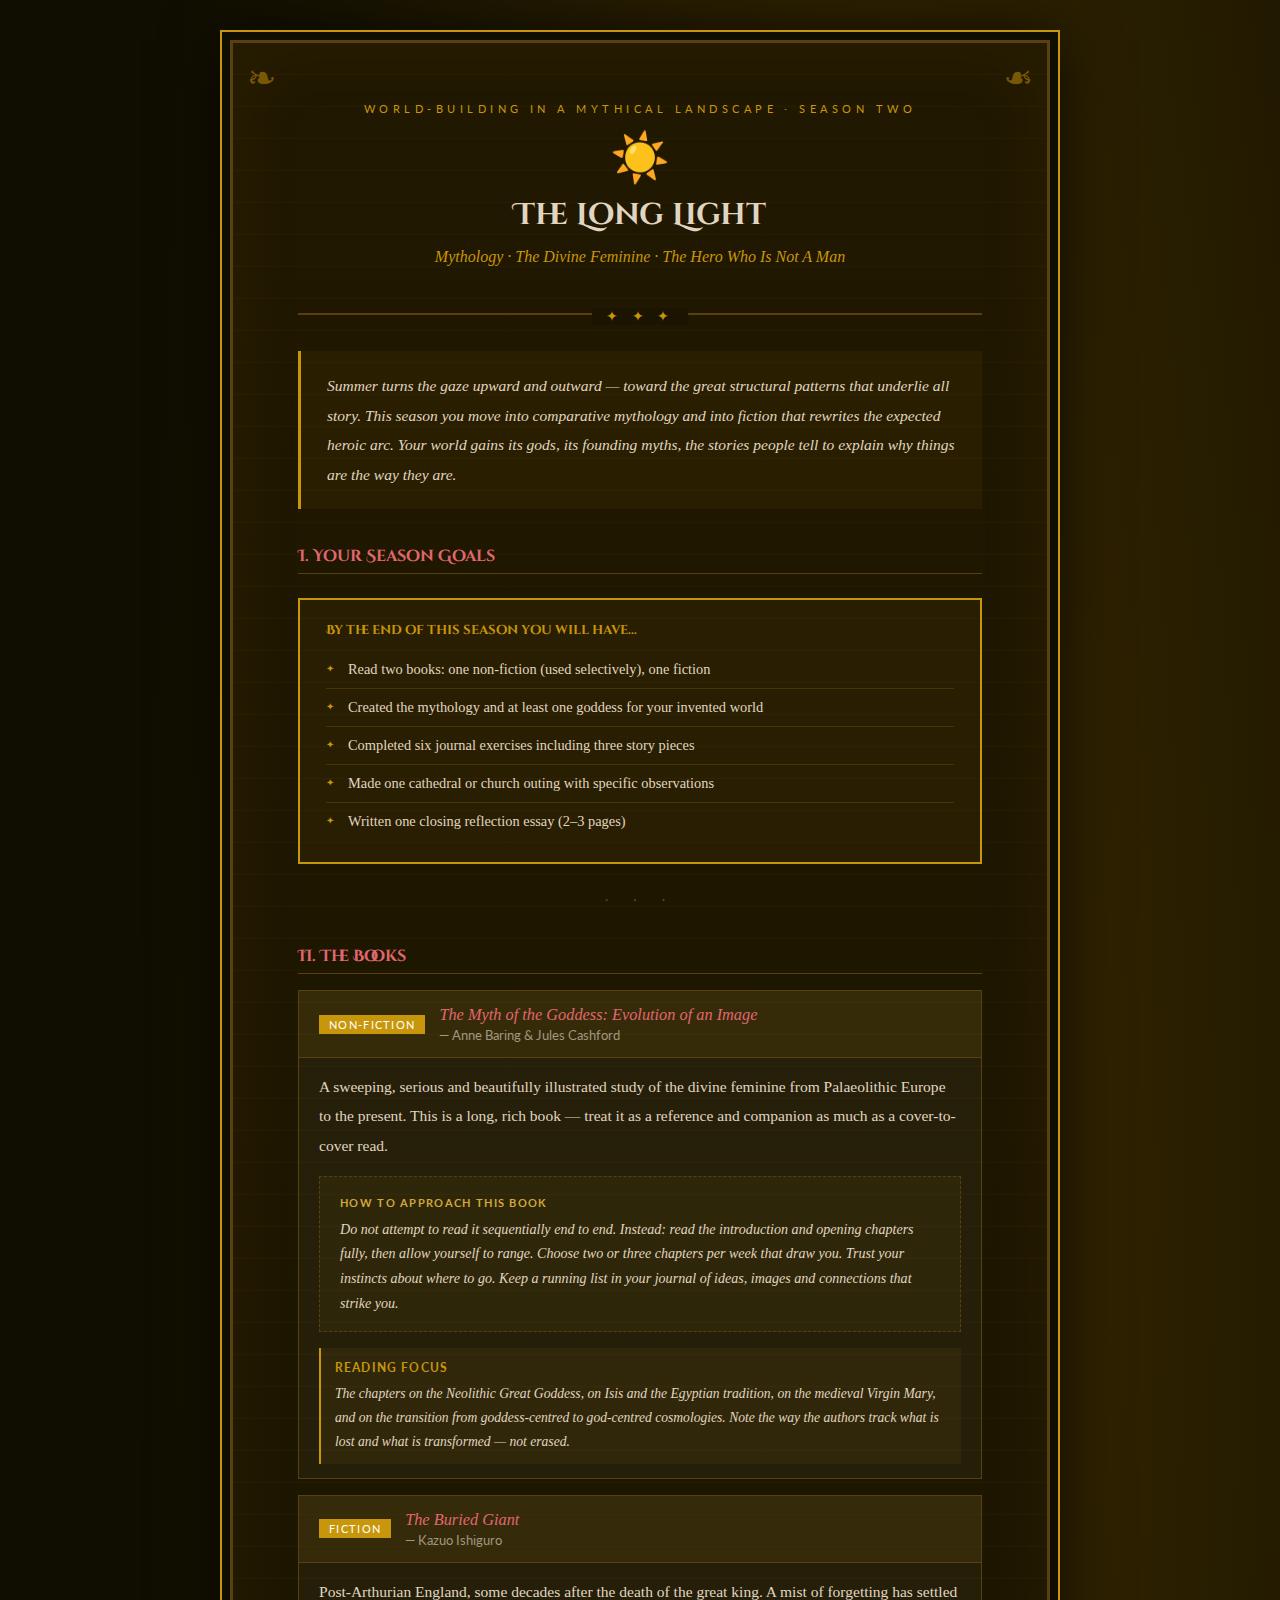
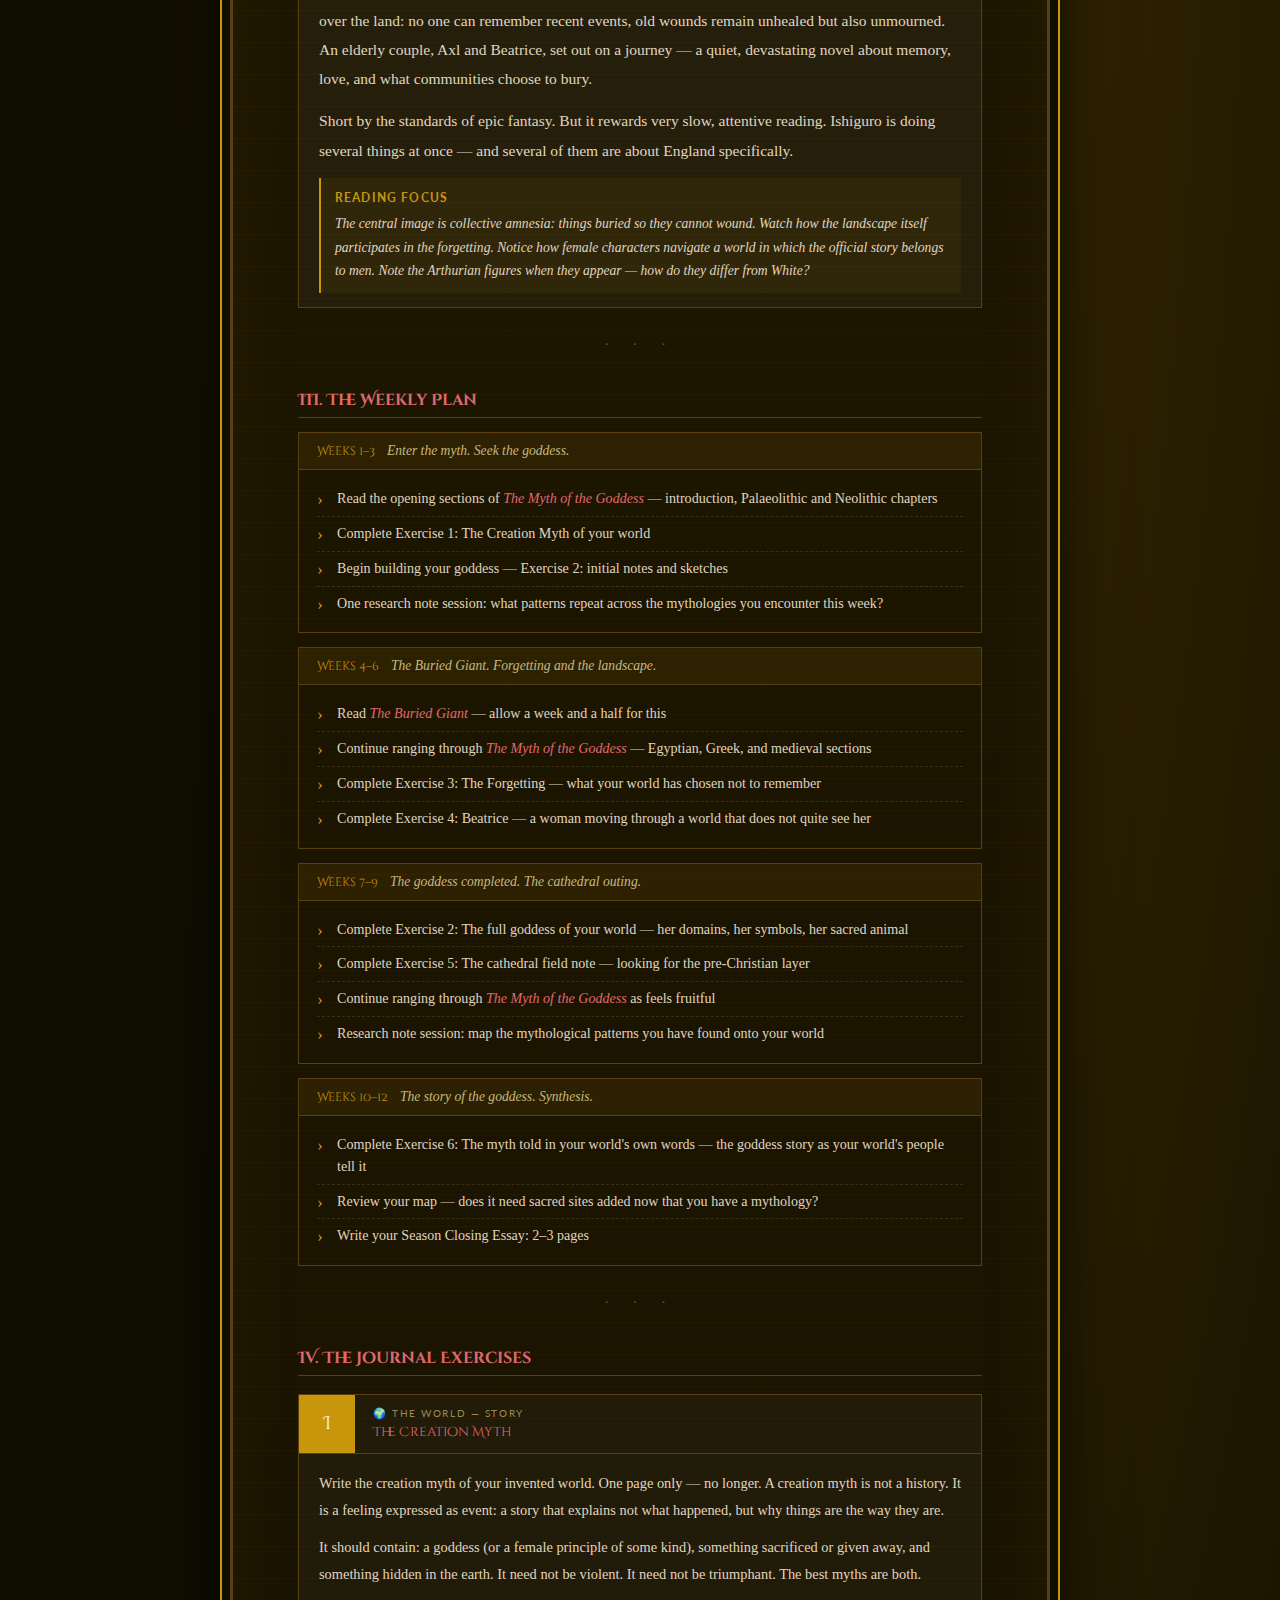
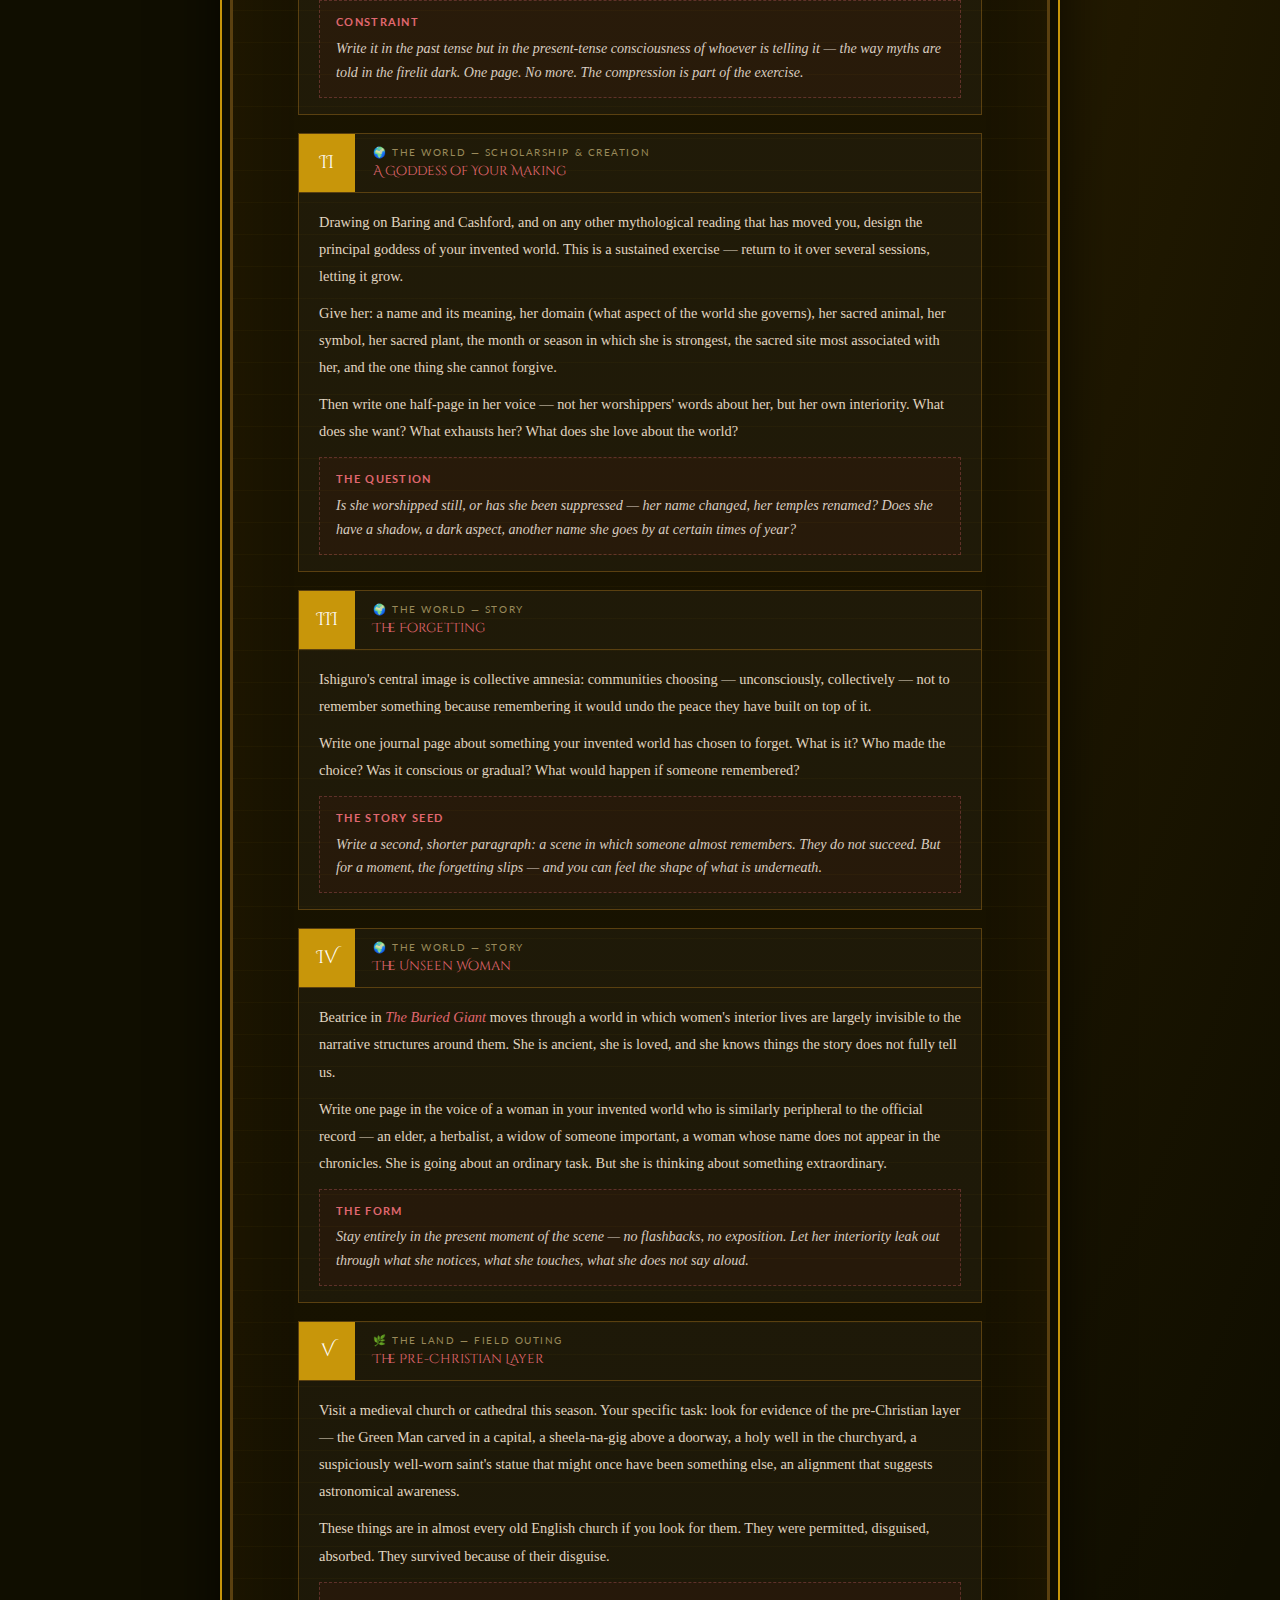
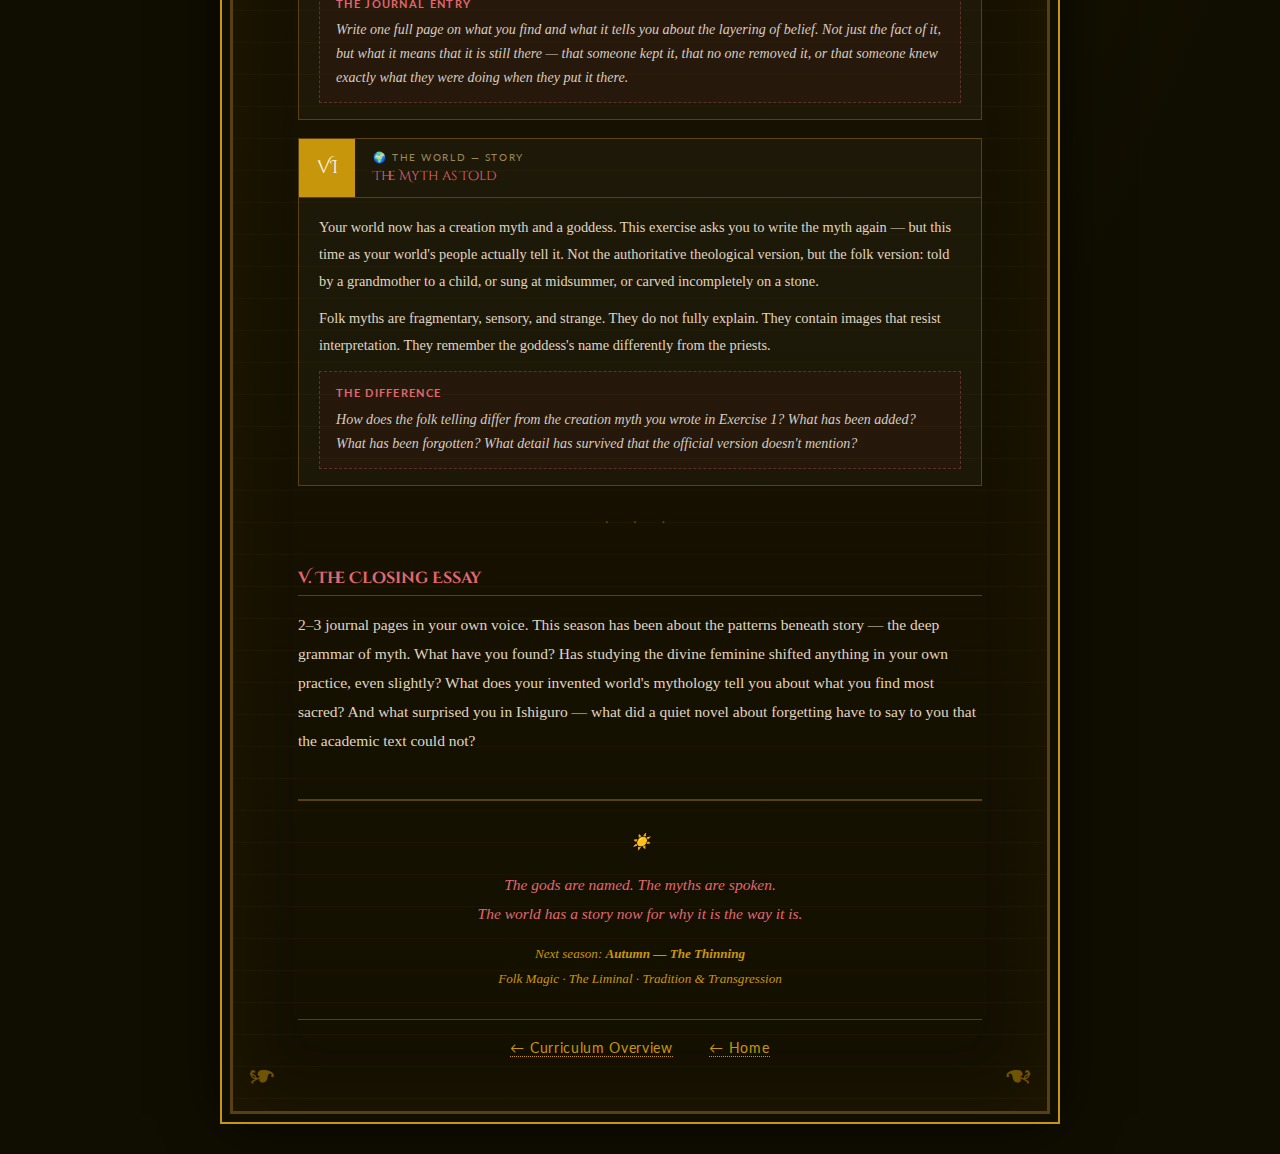
<file: curriculum _season2.html>
<!DOCTYPE html>
<html lang="en">
<head>
<meta charset="UTF-8">
<meta name="viewport" content="width=device-width, initial-scale=1.0">
<title>Season II — Summer: The Long Light</title>
<link href="https://fonts.googleapis.com/css2?family=IM+Fell+English:ital@0;1&family=Cinzel+Decorative:wght@400;700&family=Lato:ital,wght@0,300;0,400;1,300&display=swap" rel="stylesheet">
<link rel="stylesheet" href="styles.css">
<style>
  :root {
    --ink: #e0d5c0;
    --parchment: #1a1400;
    --gold: #d4a83a;
    --season-color: #c8960a;
    --season-light: #201800;
    --crimson: #e06870;
    --border: #5a4010;
    --mist: #9a8a5a;
  }
  * { margin: 0; padding: 0; box-sizing: border-box; }
  body {
    background: #100e00;
    background-image: radial-gradient(ellipse at 70% 20%, rgba(180,120,0,0.25) 0%, transparent 60%);
    font-family: 'IM Fell English', serif;
    color: var(--ink);
    padding: 40px 20px;
  }
  .page {
    max-width: 820px; margin: 0 auto;
    background: var(--parchment);
    background-image: linear-gradient(180deg, #201800 0%, #1a1400 50%, #141000 100%);
    border: 3px solid var(--border);
    box-shadow: 0 0 0 8px #100e00, 0 0 0 10px var(--season-color), 0 0 60px rgba(0,0,0,0.9), inset 0 0 80px rgba(180,130,0,0.07);
    padding: 55px 65px; position: relative; overflow: hidden;
  }
  .page::before {
    content: ''; position: absolute; top: 0; left: 0; right: 0; bottom: 0;
    background: repeating-linear-gradient(180deg, transparent, transparent 31px, rgba(200,150,10,0.04) 31px, rgba(200,150,10,0.04) 32px);
    pointer-events: none;
  }
  .corner { position: absolute; color: var(--season-color); opacity: 0.5; font-size: 2.2rem; }
  .corner.tl { top: 14px; left: 14px; }
  .corner.tr { top: 14px; right: 14px; transform: scaleX(-1); }
  .corner.bl { bottom: 14px; left: 14px; transform: scaleY(-1); }
  .corner.br { bottom: 14px; right: 14px; transform: scale(-1,-1); }

  .season-badge { text-align: center; margin-bottom: 36px; padding-bottom: 28px; border-bottom: 2px solid var(--border); position: relative; }
  .season-badge::after { content: '✦  ✦  ✦'; position: absolute; bottom: -12px; left: 50%; transform: translateX(-50%); background: var(--parchment); padding: 0 14px; color: var(--season-color); font-size: 0.85rem; letter-spacing: 5px; }
  .season-number { font-family: 'Lato', sans-serif; font-size: 0.7rem; letter-spacing: 0.4em; text-transform: uppercase; color: var(--season-color); margin-bottom: 10px; }
  .season-icon-large { font-size: 3rem; margin-bottom: 10px; display: block; }
  h1 { font-family: 'Cinzel Decorative', serif; font-size: 1.9rem; color: var(--ink); line-height: 1.25; margin-bottom: 8px; }
  .season-tagline { font-style: italic; color: var(--season-color); font-size: 1rem; }

  h2 { font-family: 'Cinzel Decorative', serif; font-size: 1rem; color: var(--crimson); margin: 36px 0 14px; padding-bottom: 6px; border-bottom: 1px solid var(--border); }
  h3 { font-family: 'Cinzel Decorative', serif; font-size: 0.8rem; color: var(--gold); margin: 22px 0 9px; }
  p { line-height: 1.88; margin-bottom: 13px; font-size: 0.97rem; }
  em { color: var(--crimson); }

  .intro-block { background: rgba(180,130,0,0.07); border-left: 3px solid var(--season-color); padding: 20px 26px; margin: 28px 0; font-style: italic; font-size: 0.97rem; line-height: 1.9; }

  .book-card { border: 1px solid var(--border); margin: 16px 0; background: rgba(255,255,255,0.04); }
  .book-card-header { background: rgba(200,150,10,0.1); padding: 14px 20px; border-bottom: 1px solid var(--border); display: flex; align-items: center; gap: 14px; }
  .book-type-badge { font-family: 'Lato', sans-serif; font-size: 0.68rem; letter-spacing: 0.12em; text-transform: uppercase; background: var(--season-color); color: #fff; padding: 3px 10px; flex-shrink: 0; }
  .book-title-main { font-style: italic; color: var(--crimson); font-size: 1.02rem; }
  .book-author-main { font-family: 'Lato', sans-serif; font-size: 0.82rem; color: #a09880; margin-top: 2px; }
  .book-card-body { padding: 14px 20px; font-size: 0.9rem; line-height: 1.75; }
  .book-focus { margin-top: 10px; padding: 10px 14px; background: rgba(200,150,10,0.07); border-left: 2px solid var(--season-color); font-size: 0.85rem; font-style: italic; }
  .book-focus strong { font-style: normal; font-family: 'Lato', sans-serif; font-size: 0.72rem; letter-spacing: 0.1em; text-transform: uppercase; color: var(--season-color); display: block; margin-bottom: 4px; }

  .exercise { border: 1px solid var(--border); margin: 18px 0; background: rgba(255,255,255,0.03); }
  .exercise-header { display: grid; grid-template-columns: 56px 1fr; border-bottom: 1px solid var(--border); }
  .exercise-number { background: var(--season-color); color: #fff; font-family: 'Cinzel Decorative', serif; font-size: 1.1rem; display: flex; align-items: center; justify-content: center; }
  .exercise-title-area { padding: 12px 18px; }
  .exercise-pillar { font-family: 'Lato', sans-serif; font-size: 0.65rem; letter-spacing: 0.15em; text-transform: uppercase; color: var(--mist); margin-bottom: 3px; }
  .exercise-title { font-family: 'Cinzel Decorative', serif; font-size: 0.82rem; color: var(--crimson); }
  .exercise-body { padding: 16px 20px; }
  .exercise-body p { font-size: 0.9rem; margin-bottom: 10px; }
  .exercise-body p:last-child { margin-bottom: 0; }
  .exercise-prompt { background: rgba(122,30,30,0.1); border: 1px dashed rgba(224,104,112,0.3); padding: 12px 16px; margin-top: 12px; font-style: italic; font-size: 0.88rem; line-height: 1.7; color: #d8ccc0; }
  .exercise-prompt strong { font-style: normal; display: block; font-family: 'Lato', sans-serif; font-size: 0.68rem; letter-spacing: 0.12em; text-transform: uppercase; color: var(--crimson); margin-bottom: 5px; }

  .week-block { border: 1px solid var(--border); margin: 14px 0; }
  .week-header { background: rgba(200,150,10,0.1); padding: 10px 18px; border-bottom: 1px solid var(--border); display: flex; align-items: center; gap: 12px; }
  .week-label { font-family: 'Cinzel Decorative', serif; font-size: 0.75rem; color: var(--season-color); }
  .week-theme { font-style: italic; font-size: 0.85rem; color: #c8b880; }
  .week-body { padding: 12px 18px; }
  .week-tasks { list-style: none; }
  .week-tasks li { padding: 6px 0 6px 20px; position: relative; font-size: 0.88rem; line-height: 1.55; border-bottom: 1px dashed rgba(180,150,80,0.2); }
  .week-tasks li:last-child { border-bottom: none; }
  .week-tasks li::before { content: '›'; position: absolute; left: 0; color: var(--season-color); font-size: 1.1rem; top: 4px; }

  .divider { text-align: center; color: var(--season-color); letter-spacing: 10px; margin: 28px 0; opacity: 0.5; font-size: 0.9rem; }

  .goals-box { background: rgba(200,150,10,0.06); border: 2px solid var(--season-color); padding: 22px 26px; margin: 24px 0; }
  .goals-box h3 { color: var(--season-color); margin: 0 0 12px; }
  .goals-list { list-style: none; }
  .goals-list li { padding: 7px 0 7px 22px; position: relative; font-size: 0.9rem; line-height: 1.6; border-bottom: 1px solid rgba(200,150,10,0.2); }
  .goals-list li:last-child { border-bottom: none; }
  .goals-list li::before { content: '✦'; position: absolute; left: 0; color: var(--season-color); font-size: 0.65rem; top: 10px; }

  .note-block { background: rgba(200,150,10,0.06); border: 1px dashed var(--border); padding: 16px 20px; margin: 16px 0; font-size: 0.88rem; font-style: italic; line-height: 1.75; }
  .note-block strong { font-style: normal; font-family: 'Lato', sans-serif; font-size: 0.68rem; letter-spacing: 0.12em; text-transform: uppercase; color: var(--gold); display: block; margin-bottom: 5px; }

  .closing { text-align: center; margin-top: 44px; padding-top: 26px; border-top: 2px solid var(--border); font-style: italic; font-size: 0.92rem; color: var(--season-color); line-height: 1.9; }
  @media(max-width:640px){ .page{padding:36px 24px;} h1{font-size:1.45rem;} }
</style>
</head>
<body>
<div class="page">
  <div class="corner tl">❧</div><div class="corner tr">❧</div>
  <div class="corner bl">❧</div><div class="corner br">❧</div>

  <div class="season-badge">
    <p class="season-number">World-Building in a Mythical Landscape · Season Two</p>
    <span class="season-icon-large">☀️</span>
    <h1>The Long Light</h1>
    <p class="season-tagline">Mythology · The Divine Feminine · The Hero Who Is Not A Man</p>
  </div>

  <div class="intro-block">
    Summer turns the gaze upward and outward — toward the great structural patterns that underlie all story. This season you move into comparative mythology and into fiction that rewrites the expected heroic arc. Your world gains its gods, its founding myths, the stories people tell to explain why things are the way they are.
  </div>

  <h2>I. Your Season Goals</h2>
  <div class="goals-box">
    <h3>By the end of this season you will have…</h3>
    <ul class="goals-list">
      <li>Read two books: one non-fiction (used selectively), one fiction</li>
      <li>Created the mythology and at least one goddess for your invented world</li>
      <li>Completed six journal exercises including three story pieces</li>
      <li>Made one cathedral or church outing with specific observations</li>
      <li>Written one closing reflection essay (2–3 pages)</li>
    </ul>
  </div>

  <div class="divider">· · ·</div>

  <h2>II. The Books</h2>

  <div class="book-card">
    <div class="book-card-header">
      <span class="book-type-badge">Non-fiction</span>
      <div>
        <div class="book-title-main">The Myth of the Goddess: Evolution of an Image</div>
        <div class="book-author-main">— Anne Baring & Jules Cashford</div>
      </div>
    </div>
    <div class="book-card-body">
      <p>A sweeping, serious and beautifully illustrated study of the divine feminine from Palaeolithic Europe to the present. This is a long, rich book — treat it as a reference and companion as much as a cover-to-cover read.</p>
      <div class="note-block">
        <strong>How to approach this book</strong>
        Do not attempt to read it sequentially end to end. Instead: read the introduction and opening chapters fully, then allow yourself to range. Choose two or three chapters per week that draw you. Trust your instincts about where to go. Keep a running list in your journal of ideas, images and connections that strike you.
      </div>
      <div class="book-focus">
        <strong>Reading focus</strong>
        The chapters on the Neolithic Great Goddess, on Isis and the Egyptian tradition, on the medieval Virgin Mary, and on the transition from goddess-centred to god-centred cosmologies. Note the way the authors track what is lost and what is transformed — not erased.
      </div>
    </div>
  </div>

  <div class="book-card">
    <div class="book-card-header">
      <span class="book-type-badge">Fiction</span>
      <div>
        <div class="book-title-main">The Buried Giant</div>
        <div class="book-author-main">— Kazuo Ishiguro</div>
      </div>
    </div>
    <div class="book-card-body">
      <p>Post-Arthurian England, some decades after the death of the great king. A mist of forgetting has settled over the land: no one can remember recent events, old wounds remain unhealed but also unmourned. An elderly couple, Axl and Beatrice, set out on a journey — a quiet, devastating novel about memory, love, and what communities choose to bury.</p>
      <p>Short by the standards of epic fantasy. But it rewards very slow, attentive reading. Ishiguro is doing several things at once — and several of them are about England specifically.</p>
      <div class="book-focus">
        <strong>Reading focus</strong>
        The central image is collective amnesia: things buried so they cannot wound. Watch how the landscape itself participates in the forgetting. Notice how female characters navigate a world in which the official story belongs to men. Note the Arthurian figures when they appear — how do they differ from White?
      </div>
    </div>
  </div>

  <div class="divider">· · ·</div>

  <h2>III. The Weekly Plan</h2>

  <div class="week-block">
    <div class="week-header">
      <span class="week-label">Weeks 1–3</span>
      <span class="week-theme">Enter the myth. Seek the goddess.</span>
    </div>
    <div class="week-body">
      <ul class="week-tasks">
        <li>Read the opening sections of <em>The Myth of the Goddess</em> — introduction, Palaeolithic and Neolithic chapters</li>
        <li>Complete Exercise 1: The Creation Myth of your world</li>
        <li>Begin building your goddess — Exercise 2: initial notes and sketches</li>
        <li>One research note session: what patterns repeat across the mythologies you encounter this week?</li>
      </ul>
    </div>
  </div>

  <div class="week-block">
    <div class="week-header">
      <span class="week-label">Weeks 4–6</span>
      <span class="week-theme">The Buried Giant. Forgetting and the landscape.</span>
    </div>
    <div class="week-body">
      <ul class="week-tasks">
        <li>Read <em>The Buried Giant</em> — allow a week and a half for this</li>
        <li>Continue ranging through <em>The Myth of the Goddess</em> — Egyptian, Greek, and medieval sections</li>
        <li>Complete Exercise 3: The Forgetting — what your world has chosen not to remember</li>
        <li>Complete Exercise 4: Beatrice — a woman moving through a world that does not quite see her</li>
      </ul>
    </div>
  </div>

  <div class="week-block">
    <div class="week-header">
      <span class="week-label">Weeks 7–9</span>
      <span class="week-theme">The goddess completed. The cathedral outing.</span>
    </div>
    <div class="week-body">
      <ul class="week-tasks">
        <li>Complete Exercise 2: The full goddess of your world — her domains, her symbols, her sacred animal</li>
        <li>Complete Exercise 5: The cathedral field note — looking for the pre-Christian layer</li>
        <li>Continue ranging through <em>The Myth of the Goddess</em> as feels fruitful</li>
        <li>Research note session: map the mythological patterns you have found onto your world</li>
      </ul>
    </div>
  </div>

  <div class="week-block">
    <div class="week-header">
      <span class="week-label">Weeks 10–12</span>
      <span class="week-theme">The story of the goddess. Synthesis.</span>
    </div>
    <div class="week-body">
      <ul class="week-tasks">
        <li>Complete Exercise 6: The myth told in your world's own words — the goddess story as your world's people tell it</li>
        <li>Review your map — does it need sacred sites added now that you have a mythology?</li>
        <li>Write your Season Closing Essay: 2–3 pages</li>
      </ul>
    </div>
  </div>

  <div class="divider">· · ·</div>

  <h2>IV. The Journal Exercises</h2>

  <!-- Exercise 1 -->
  <div class="exercise">
    <div class="exercise-header">
      <div class="exercise-number">I</div>
      <div class="exercise-title-area">
        <div class="exercise-pillar">🌍 The World — Story</div>
        <div class="exercise-title">The Creation Myth</div>
      </div>
    </div>
    <div class="exercise-body">
      <p>Write the creation myth of your invented world. One page only — no longer. A creation myth is not a history. It is a feeling expressed as event: a story that explains not what happened, but why things are the way they are.</p>
      <p>It should contain: a goddess (or a female principle of some kind), something sacrificed or given away, and something hidden in the earth. It need not be violent. It need not be triumphant. The best myths are both.</p>
      <div class="exercise-prompt">
        <strong>Constraint</strong>
        Write it in the past tense but in the present-tense consciousness of whoever is telling it — the way myths are told in the firelit dark. One page. No more. The compression is part of the exercise.
      </div>
    </div>
  </div>

  <!-- Exercise 2 -->
  <div class="exercise">
    <div class="exercise-header">
      <div class="exercise-number">II</div>
      <div class="exercise-title-area">
        <div class="exercise-pillar">🌍 The World — Scholarship & Creation</div>
        <div class="exercise-title">A Goddess of Your Making</div>
      </div>
    </div>
    <div class="exercise-body">
      <p>Drawing on Baring and Cashford, and on any other mythological reading that has moved you, design the principal goddess of your invented world. This is a sustained exercise — return to it over several sessions, letting it grow.</p>
      <p>Give her: a name and its meaning, her domain (what aspect of the world she governs), her sacred animal, her symbol, her sacred plant, the month or season in which she is strongest, the sacred site most associated with her, and the one thing she cannot forgive.</p>
      <p>Then write one half-page in her voice — not her worshippers' words about her, but her own interiority. What does she want? What exhausts her? What does she love about the world?</p>
      <div class="exercise-prompt">
        <strong>The Question</strong>
        Is she worshipped still, or has she been suppressed — her name changed, her temples renamed? Does she have a shadow, a dark aspect, another name she goes by at certain times of year?
      </div>
    </div>
  </div>

  <!-- Exercise 3 -->
  <div class="exercise">
    <div class="exercise-header">
      <div class="exercise-number">III</div>
      <div class="exercise-title-area">
        <div class="exercise-pillar">🌍 The World — Story</div>
        <div class="exercise-title">The Forgetting</div>
      </div>
    </div>
    <div class="exercise-body">
      <p>Ishiguro's central image is collective amnesia: communities choosing — unconsciously, collectively — not to remember something because remembering it would undo the peace they have built on top of it.</p>
      <p>Write one journal page about something your invented world has chosen to forget. What is it? Who made the choice? Was it conscious or gradual? What would happen if someone remembered?</p>
      <div class="exercise-prompt">
        <strong>The Story Seed</strong>
        Write a second, shorter paragraph: a scene in which someone almost remembers. They do not succeed. But for a moment, the forgetting slips — and you can feel the shape of what is underneath.
      </div>
    </div>
  </div>

  <!-- Exercise 4 -->
  <div class="exercise">
    <div class="exercise-header">
      <div class="exercise-number">IV</div>
      <div class="exercise-title-area">
        <div class="exercise-pillar">🌍 The World — Story</div>
        <div class="exercise-title">The Unseen Woman</div>
      </div>
    </div>
    <div class="exercise-body">
      <p>Beatrice in <em>The Buried Giant</em> moves through a world in which women's interior lives are largely invisible to the narrative structures around them. She is ancient, she is loved, and she knows things the story does not fully tell us.</p>
      <p>Write one page in the voice of a woman in your invented world who is similarly peripheral to the official record — an elder, a herbalist, a widow of someone important, a woman whose name does not appear in the chronicles. She is going about an ordinary task. But she is thinking about something extraordinary.</p>
      <div class="exercise-prompt">
        <strong>The Form</strong>
        Stay entirely in the present moment of the scene — no flashbacks, no exposition. Let her interiority leak out through what she notices, what she touches, what she does not say aloud.
      </div>
    </div>
  </div>

  <!-- Exercise 5 -->
  <div class="exercise">
    <div class="exercise-header">
      <div class="exercise-number">V</div>
      <div class="exercise-title-area">
        <div class="exercise-pillar">🌿 The Land — Field Outing</div>
        <div class="exercise-title">The Pre-Christian Layer</div>
      </div>
    </div>
    <div class="exercise-body">
      <p>Visit a medieval church or cathedral this season. Your specific task: look for evidence of the pre-Christian layer — the Green Man carved in a capital, a sheela-na-gig above a doorway, a holy well in the churchyard, a suspiciously well-worn saint's statue that might once have been something else, an alignment that suggests astronomical awareness.</p>
      <p>These things are in almost every old English church if you look for them. They were permitted, disguised, absorbed. They survived because of their disguise.</p>
      <div class="exercise-prompt">
        <strong>The Journal Entry</strong>
        Write one full page on what you find and what it tells you about the layering of belief. Not just the fact of it, but what it means that it is still there — that someone kept it, that no one removed it, or that someone knew exactly what they were doing when they put it there.
      </div>
    </div>
  </div>

  <!-- Exercise 6 -->
  <div class="exercise">
    <div class="exercise-header">
      <div class="exercise-number">VI</div>
      <div class="exercise-title-area">
        <div class="exercise-pillar">🌍 The World — Story</div>
        <div class="exercise-title">The Myth as Told</div>
      </div>
    </div>
    <div class="exercise-body">
      <p>Your world now has a creation myth and a goddess. This exercise asks you to write the myth again — but this time as your world's people actually tell it. Not the authoritative theological version, but the folk version: told by a grandmother to a child, or sung at midsummer, or carved incompletely on a stone.</p>
      <p>Folk myths are fragmentary, sensory, and strange. They do not fully explain. They contain images that resist interpretation. They remember the goddess's name differently from the priests.</p>
      <div class="exercise-prompt">
        <strong>The Difference</strong>
        How does the folk telling differ from the creation myth you wrote in Exercise 1? What has been added? What has been forgotten? What detail has survived that the official version doesn't mention?
      </div>
    </div>
  </div>

  <div class="divider">· · ·</div>

  <h2>V. The Closing Essay</h2>
  <p>2–3 journal pages in your own voice. This season has been about the patterns beneath story — the deep grammar of myth. What have you found? Has studying the divine feminine shifted anything in your own practice, even slightly? What does your invented world's mythology tell you about what you find most sacred? And what surprised you in Ishiguro — what did a quiet novel about forgetting have to say to you that the academic text could not?</p>

  <div class="closing">
    <p>☀️</p>
    <p style="margin-top:10px;"><em>The gods are named. The myths are spoken.<br>The world has a story now for why it is the way it is.</em></p>
    <p style="margin-top:14px; font-size:0.82rem; color: #c8960a;">Next season: <strong>Autumn — The Thinning</strong><br>Folk Magic · The Liminal · Tradition & Transgression</p>
  </div>

  <div style="margin-top: 28px; padding-top: 20px; border-top: 1px solid var(--border); text-align: center; font-family: 'Lato', sans-serif; font-size: 0.85rem; letter-spacing: 0.05em;">
    <a href="curriculum.html" style="color: var(--season-color); text-decoration: none; border-bottom: 1px dotted var(--season-color); margin: 0 16px;">← Curriculum Overview</a>
    <a href="index.html" style="color: var(--season-color); text-decoration: none; border-bottom: 1px dotted var(--season-color); margin: 0 16px;">← Home</a>
  </div>
</div>
</body>
</html>
</file>
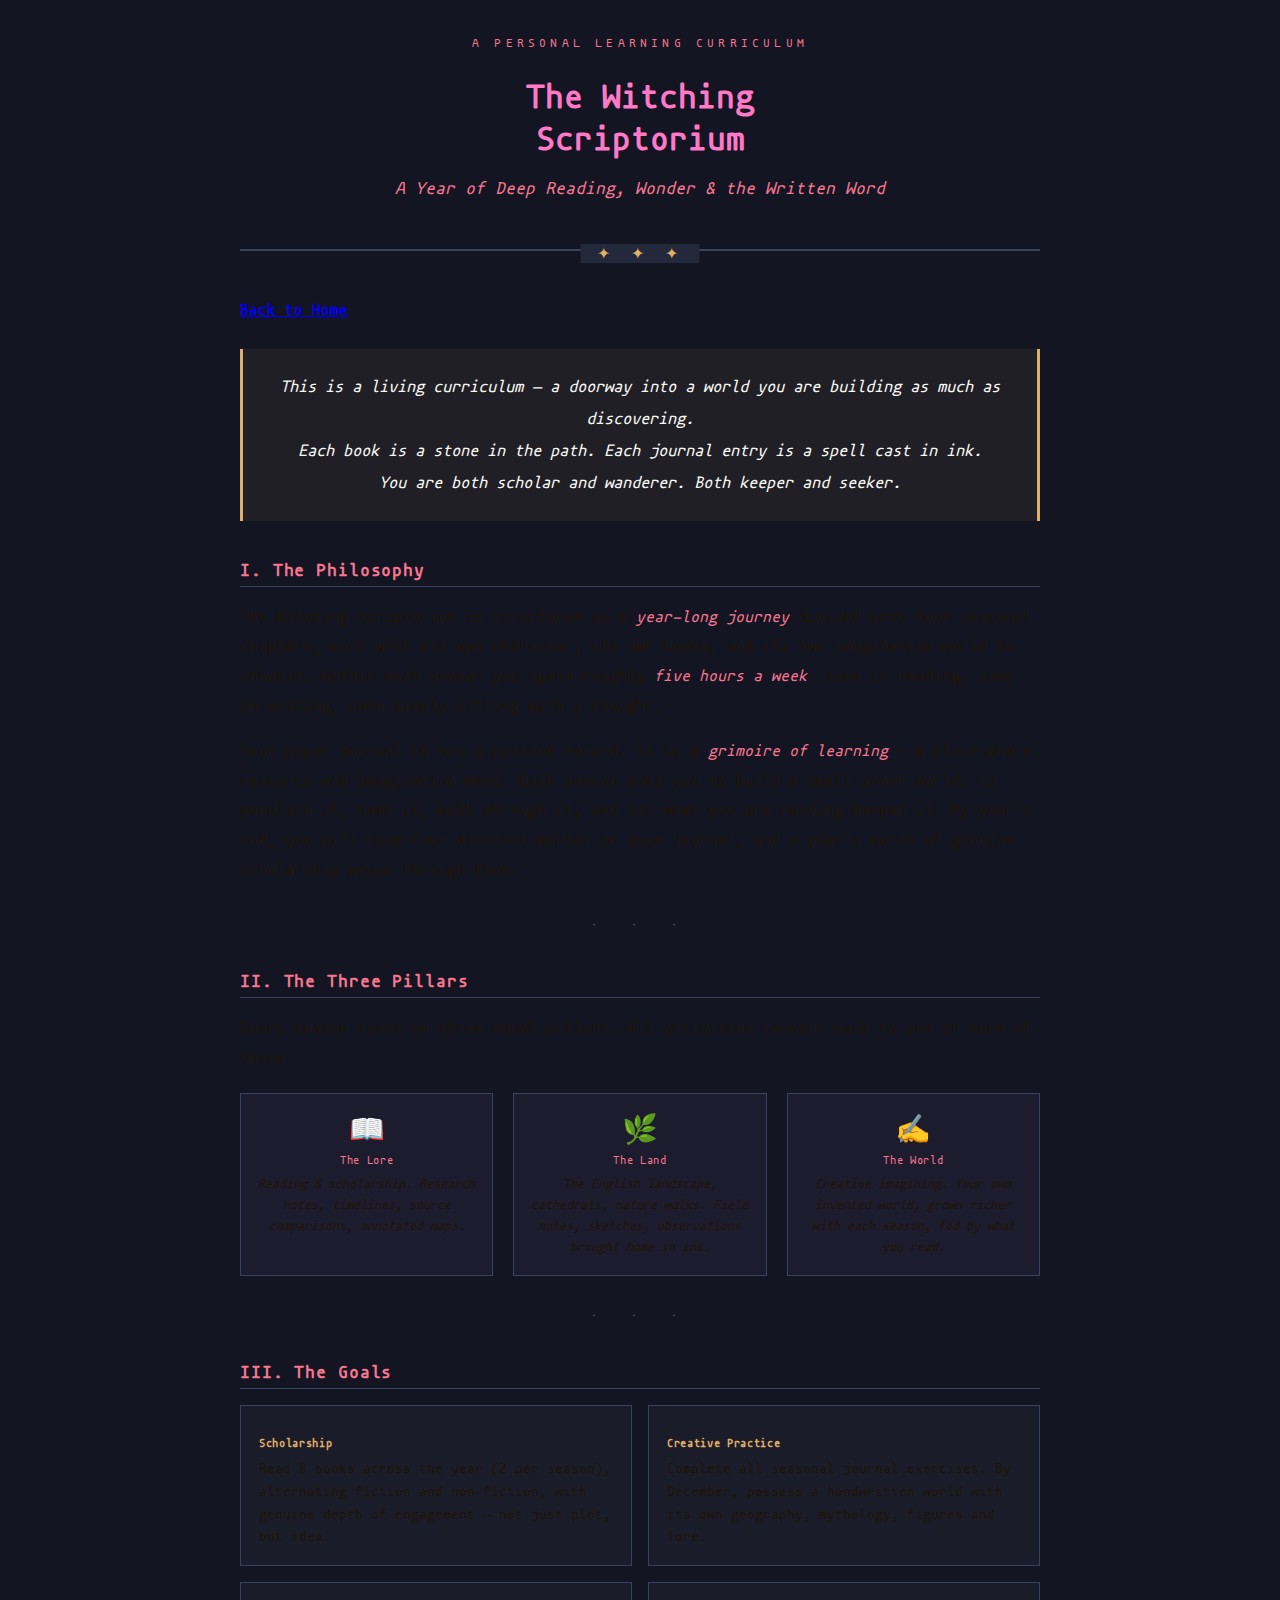
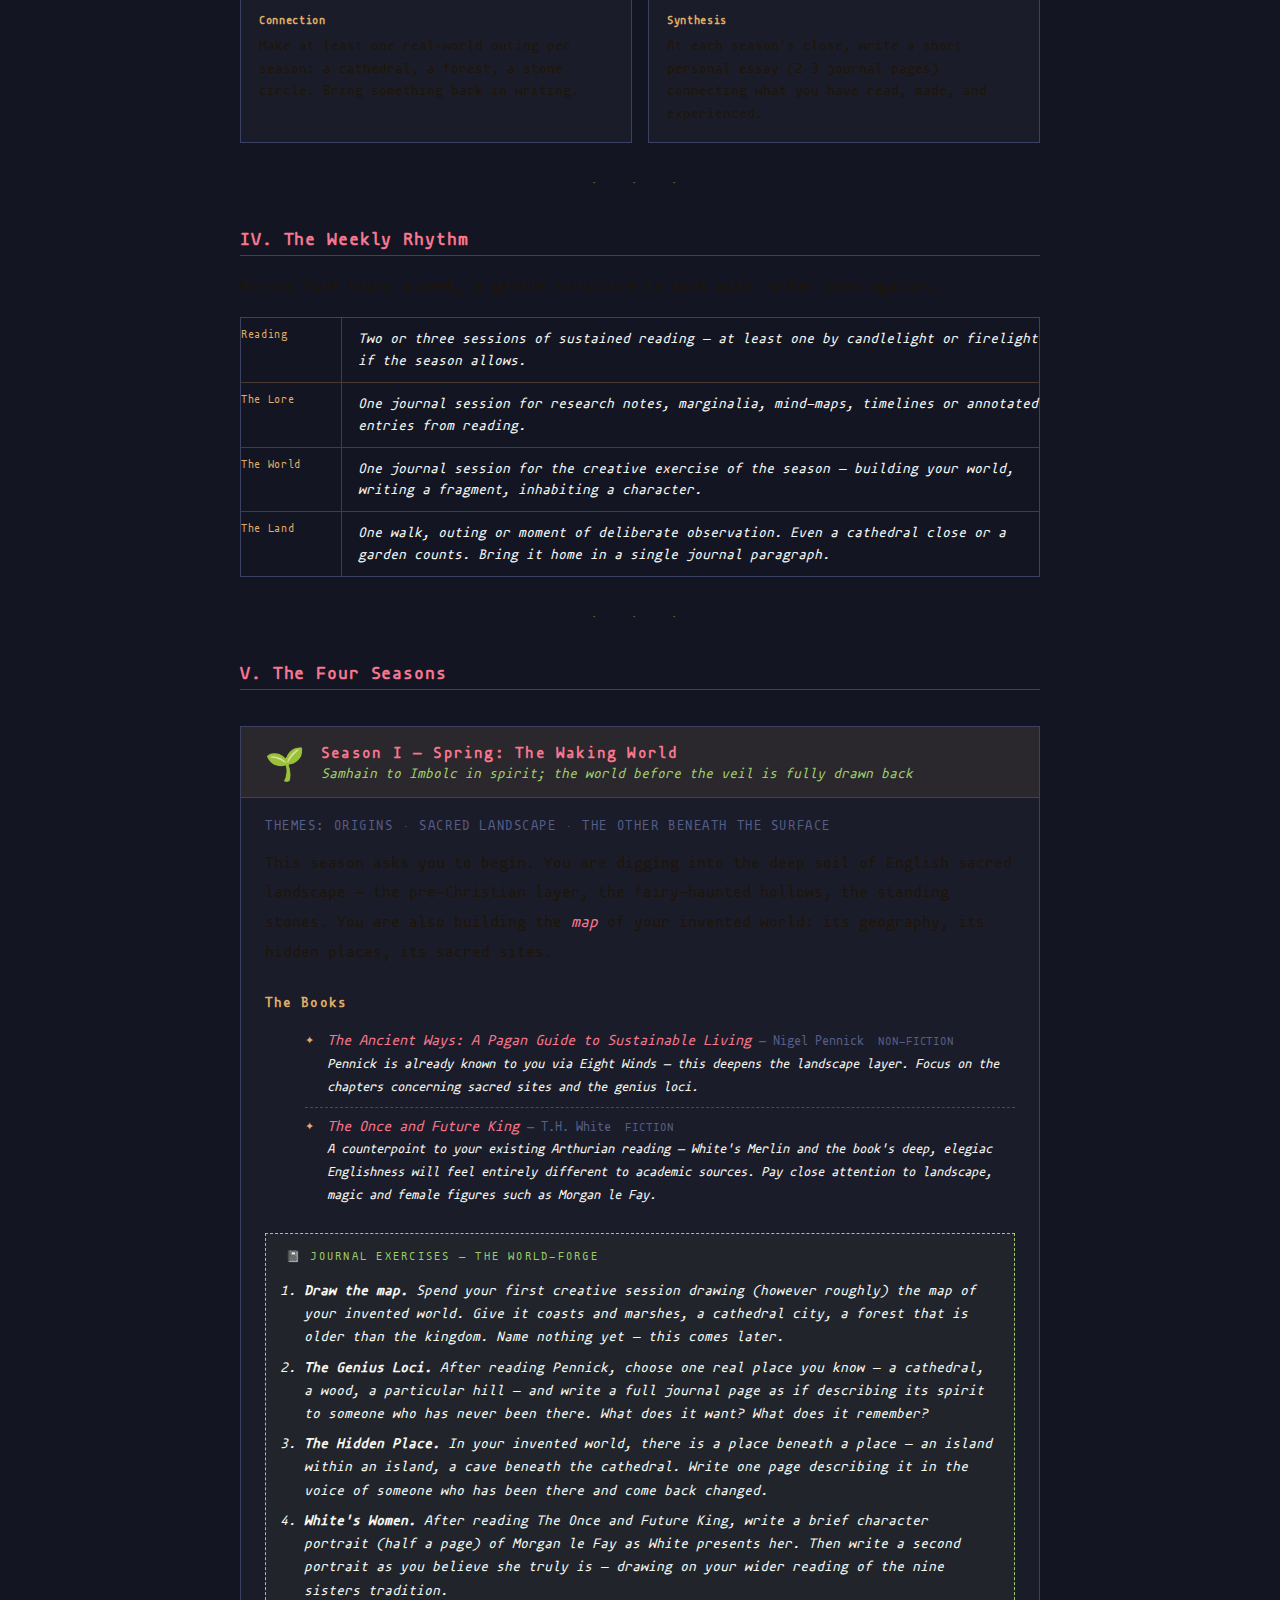
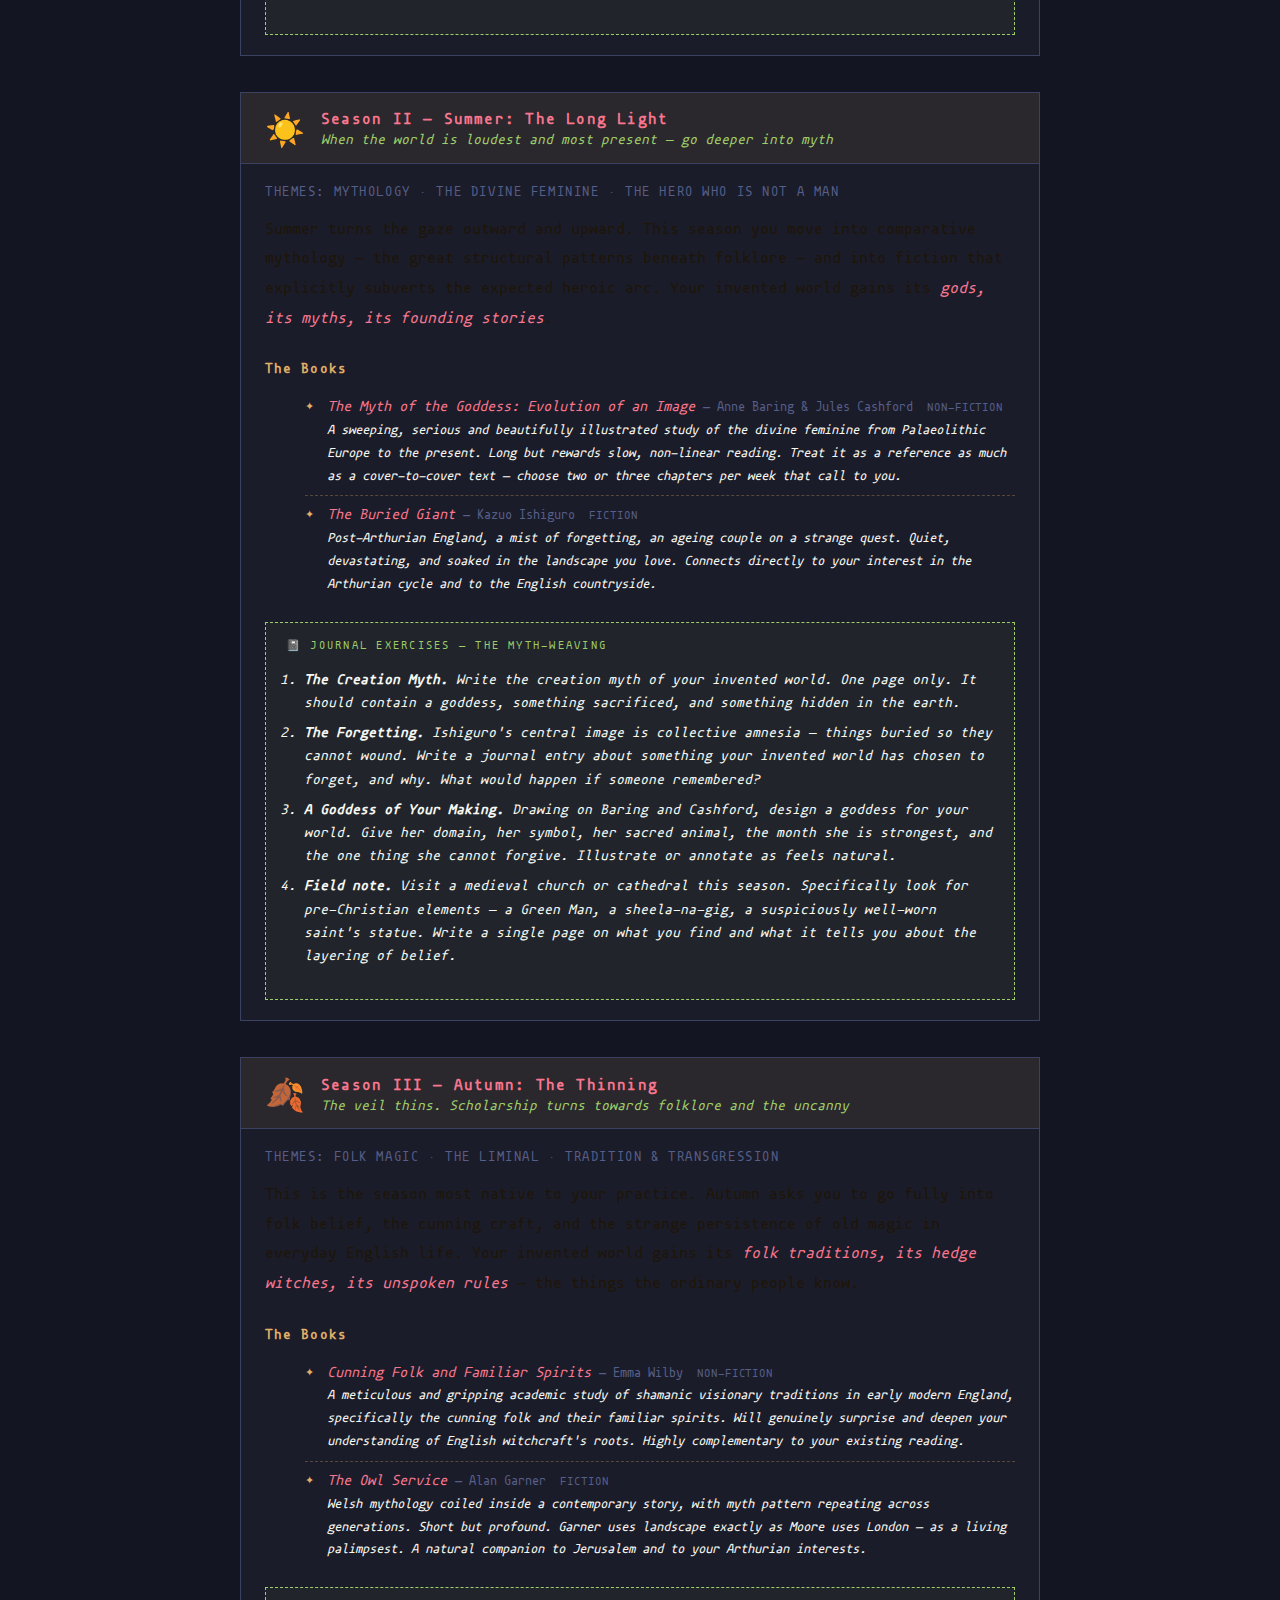
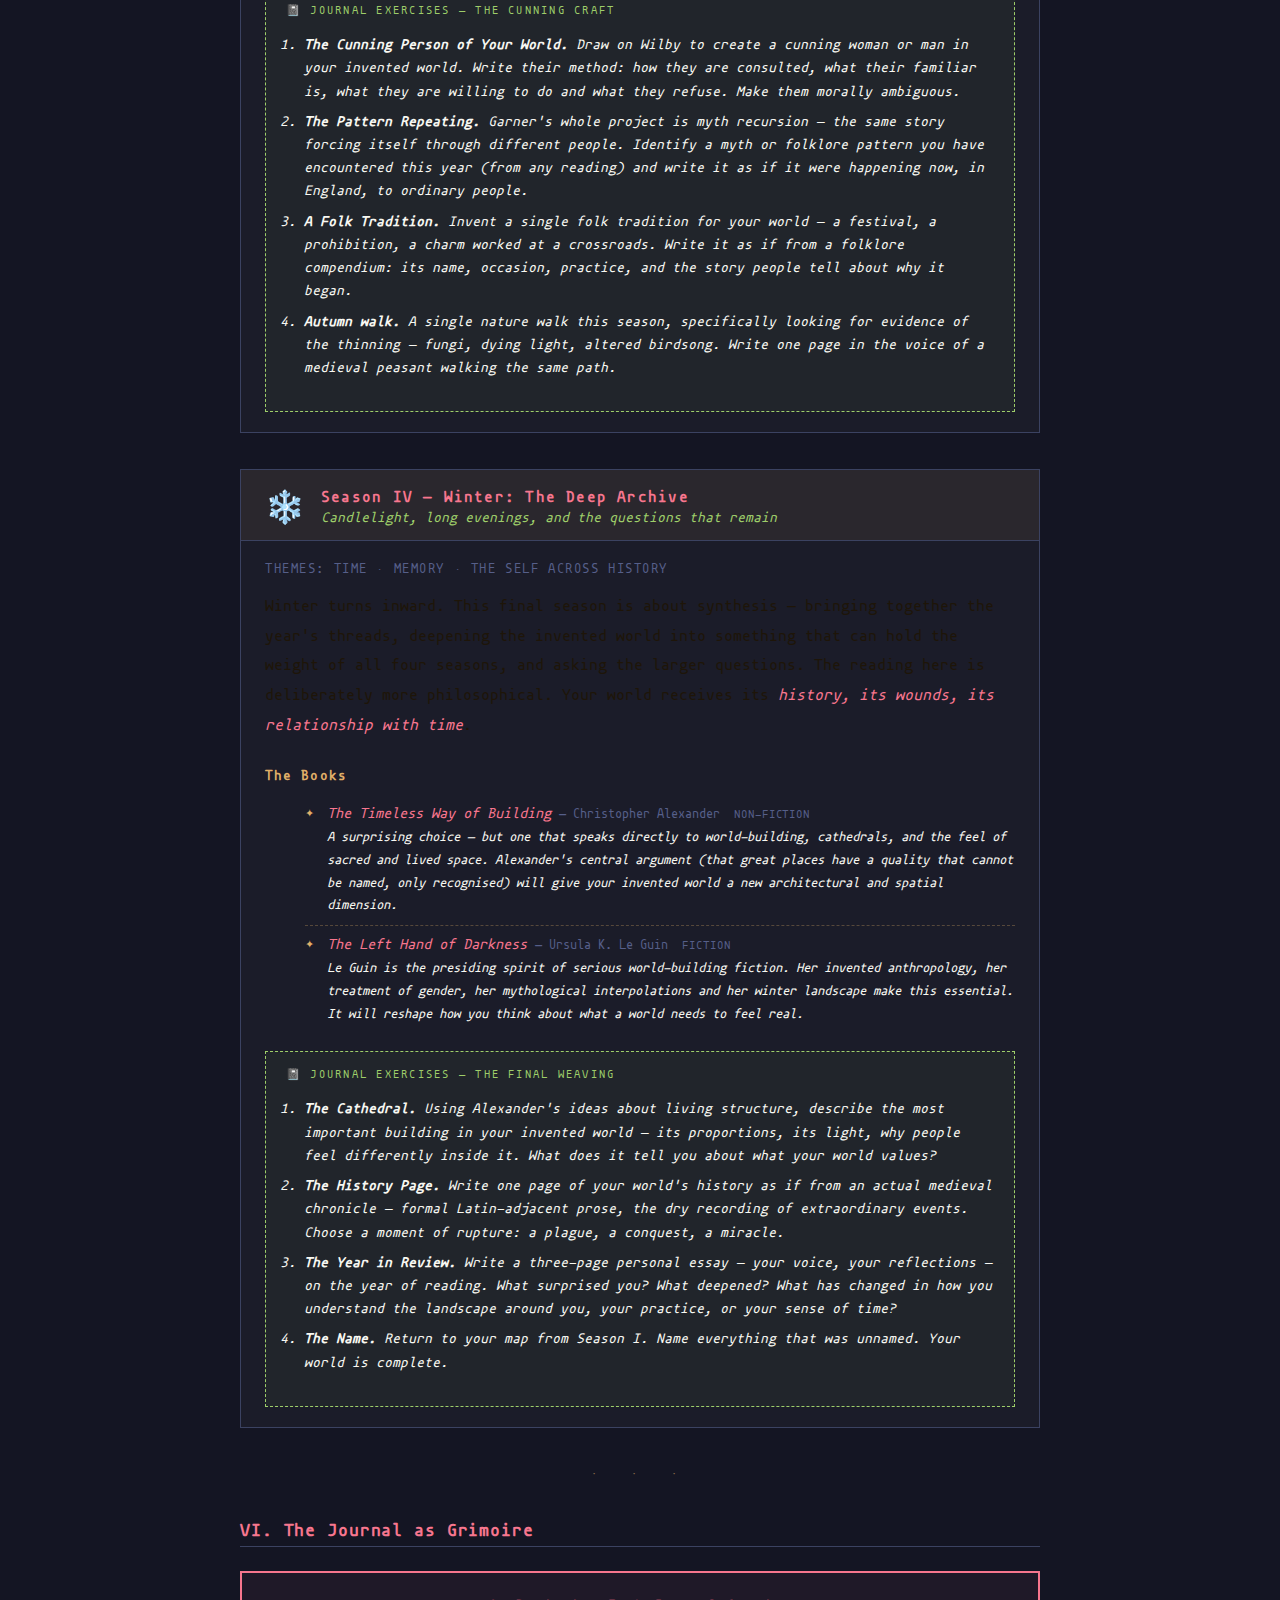
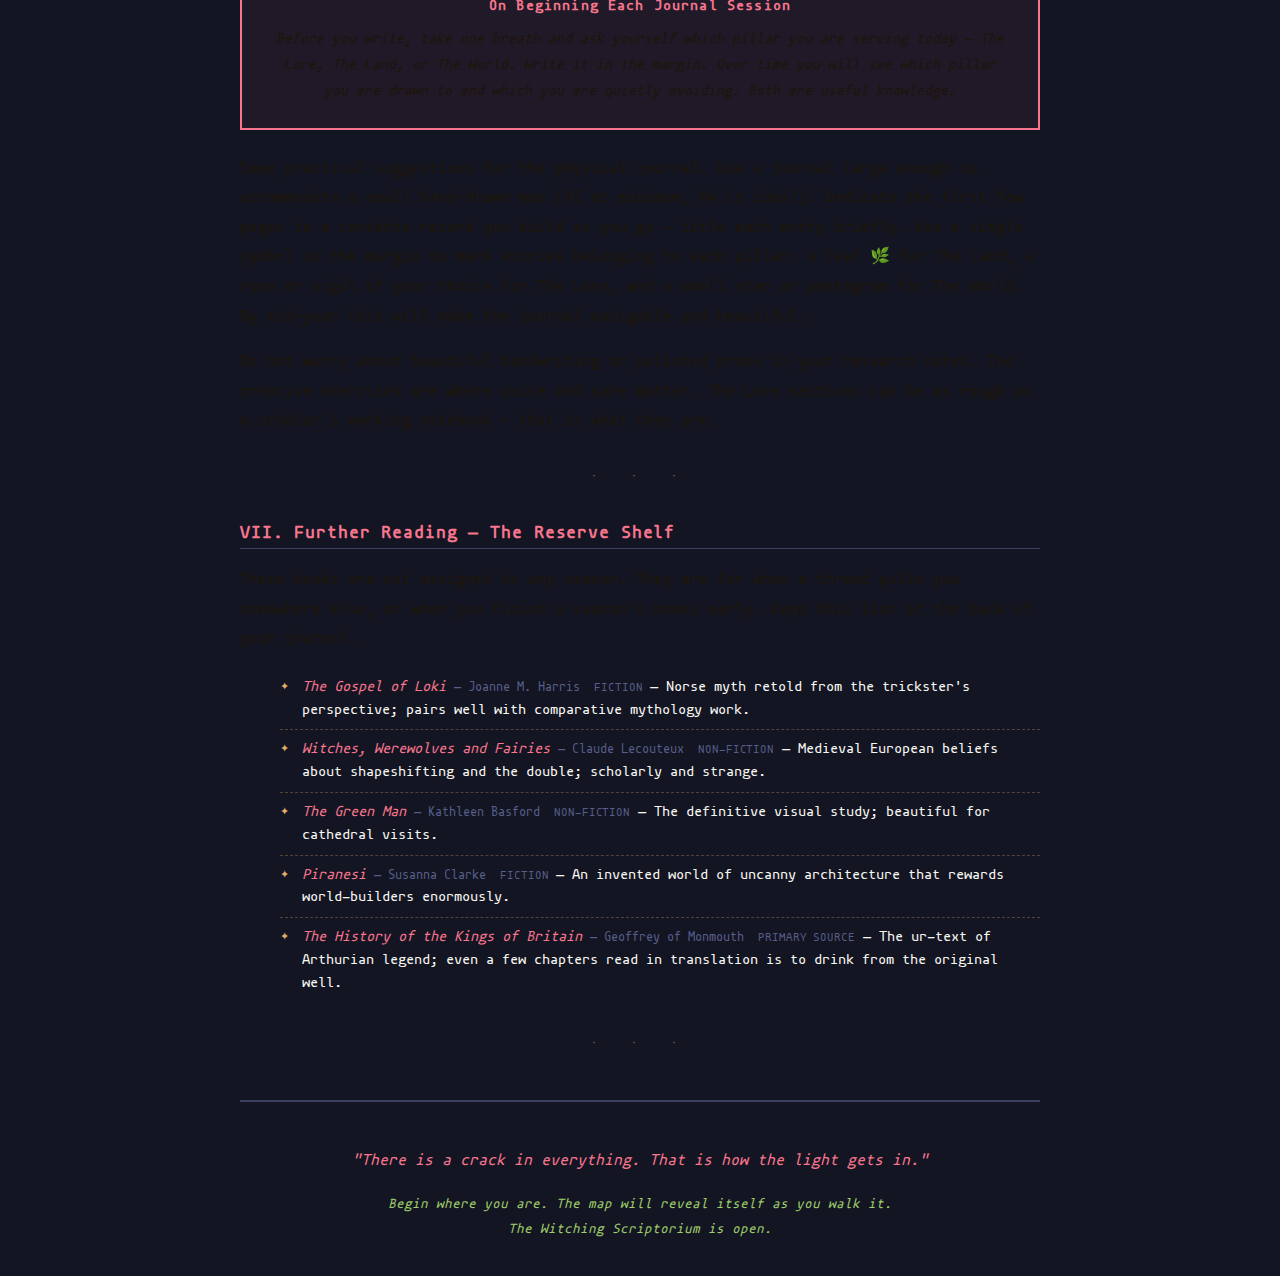
<file: curriculum.html>
<!DOCTYPE html>
<html lang="en">
<head>
<meta charset="UTF-8">
<meta name="viewport" content="width=device-width, initial-scale=1.0">
<title>The Witching Scriptorium — A Personal Learning Curriculum</title>
<link rel="stylesheet" href="styles.css">
<style>
    @font-face {
        font-family: 'NerdFont';
        src: url('MononokiNerdFont-Regular.ttf') format('truetype');
        font-weight: normal;
        font-style: normal;
    }
</style>
<style>/* curriculum-specific layout */
  :root {
    --accent: #ff9e64;
    --gold: #e0af68;
    --gold-light: #f7c67a;
    --crimson: #f7768e;
    --forest: #9ece6a;
    --mist: #565f89;
    --border: #3b4261;
  }

  /* Corner ornaments */
  .corner {
    display: none;
  }

  /* Header */
  .header {
    text-align: center;
    margin-bottom: 50px;
    padding-bottom: 30px;
    border-bottom: 2px solid var(--border);
    position: relative;
  }

  .header::after {
    content: '✦ ✦ ✦';
    position: absolute;
    bottom: -14px;
    left: 50%;
    transform: translateX(-50%);
    background: #24283b;
    padding: 0 16px;
    color: var(--gold);
    font-size: 1rem;
    letter-spacing: 6px;
  }

  .subtitle-top {
    font-size: 0.75rem;
    letter-spacing: 0.35em;
    text-transform: uppercase;
    color: var(--crimson);
    margin-bottom: 16px;
  }

  h1 {
    font-size: 2.1rem;
    line-height: 1.25;
    margin-bottom: 10px;
  }

  .header-tagline {
    font-style: italic;
    color: var(--crimson);
    font-size: 1.1rem;
    margin-top: 12px;
  }

  /* Section headers */
  h2 {
    font-size: 1.1rem;
    color: var(--crimson);
    margin: 40px 0 16px;
    padding-bottom: 6px;
    border-bottom: 1px solid var(--border);
    letter-spacing: 0.05em;
  }

  h3 {
    font-size: 0.85rem;
    color: var(--gold);
    margin: 28px 0 10px;
    letter-spacing: 0.08em;
  }

  p {
    line-height: 1.85;
    margin-bottom: 14px;
    font-size: 1rem;
    color: #1e1508;
  }

  em { color: var(--crimson); }

  /* Intro block */
  .preamble {
    background: rgba(180,150,80,0.08);
    border-left: 3px solid var(--gold);
    border-right: 3px solid var(--gold);
    padding: 22px 28px;
    margin: 30px 0 40px;
    text-align: center;
    font-style: italic;
    font-size: 1.05rem;
    line-height: 1.9;
  }

  /* Pillars */
  .pillars {
    display: grid;
    grid-template-columns: 1fr 1fr 1fr;
    gap: 20px;
    margin: 20px 0 30px;
  }

  .pillar {
    background: rgba(187,154,247,0.06);
    border: 1px solid var(--border);
    padding: 18px 16px;
    text-align: center;
  }

  .pillar-icon {
    font-size: 1.8rem;
    margin-bottom: 8px;
    display: block;
  }

  .pillar-name {
    font-size: 0.7rem;
    color: var(--crimson);
    letter-spacing: 0.06em;
    display: block;
    margin-bottom: 6px;
  }

  .pillar p {
    font-size: 0.82rem;
    line-height: 1.6;
    margin: 0;
    font-style: italic;
  }

  /* Season blocks */
  .season {
    margin: 36px 0;
    border: 1px solid var(--border);
    background: rgba(255,255,255,0.03);
  }

  .season-header {
    padding: 18px 24px 14px;
    background: rgba(224,175,104,0.08);
    border-bottom: 1px solid var(--border);
    display: flex;
    align-items: center;
    gap: 16px;
  }

  .season-icon {
    font-size: 2rem;
    flex-shrink: 0;
  }

  .season-header-text h3 {
    margin: 0 0 2px;
    font-size: 0.95rem;
    color: var(--crimson);
  }

  .season-subtitle {
    font-style: italic;
    font-size: 0.88rem;
    color: var(--forest);
  }

  .season-body {
    padding: 20px 24px;
  }

  .season-theme {
    font-size: 0.82rem;
    letter-spacing: 0.12em;
    text-transform: uppercase;
    color: var(--mist);
    margin-bottom: 12px;
    display: block;
  }

  /* Book list */
  .book-list {
    list-style: none;
    margin: 12px 0 18px;
  }

  .book-list li {
    padding: 8px 0 8px 22px;
    border-bottom: 1px dashed rgba(224,175,104,0.3);
    position: relative;
    font-size: 0.92rem;
    line-height: 1.55;
  }

  .book-list li::before {
    content: '✦';
    position: absolute;
    left: 0;
    color: var(--gold);
    font-size: 0.7rem;
    top: 10px;
  }

  .book-list li:last-child { border-bottom: none; }

  .book-title { font-style: italic; color: var(--crimson); }
  .book-author {
    font-size: 0.8rem;
    color: var(--mist);
  }
  .book-type {
    font-size: 0.72rem;
    letter-spacing: 0.08em;
    text-transform: uppercase;
    color: var(--mist);
    margin-left: 6px;
  }

  /* Journal exercises */
  .exercises {
    background: rgba(158,206,106,0.05);
    border: 1px dashed var(--forest);
    padding: 16px 20px;
    margin-top: 16px;
  }

  .exercises-label {
    font-size: 0.7rem;
    letter-spacing: 0.2em;
    text-transform: uppercase;
    color: var(--forest);
    margin-bottom: 10px;
    display: block;
  }

  .exercises ol {
    padding-left: 18px;
  }

  .exercises ol li {
    font-size: 0.88rem;
    line-height: 1.65;
    margin-bottom: 7px;
    font-style: italic;
  }

  /* Goals table */
  .goals-grid {
    display: grid;
    grid-template-columns: 1fr 1fr;
    gap: 16px;
    margin: 16px 0;
  }

  .goal-card {
    border: 1px solid var(--border);
    padding: 16px 18px;
    background: rgba(255,255,255,0.03);
  }

  .goal-card h4 {
    font-size: 0.7rem;
    color: var(--gold);
    margin-bottom: 8px;
    letter-spacing: 0.06em;
  }

  .goal-card p {
    font-size: 0.86rem;
    line-height: 1.65;
    margin: 0;
  }

  /* Divider */
  .divider {
    text-align: center;
    color: var(--gold);
    letter-spacing: 12px;
    margin: 30px 0;
    font-size: 0.9rem;
    opacity: 0.6;
  }

  /* Journal ritual box */
  .ritual-box {
    background: rgba(247,118,142,0.05);
    border: 2px solid var(--crimson);
    padding: 24px 28px;
    margin: 24px 0;
    text-align: center;
  }

  .ritual-box h3 {
    color: var(--crimson);
    font-size: 0.9rem;
    margin: 0 0 12px;
  }

  .ritual-box p {
    font-size: 0.9rem;
    line-height: 1.8;
    margin: 0;
    font-style: italic;
  }

  /* Weekly rhythm */
  .rhythm-row {
    display: grid;
    grid-template-columns: 100px 1fr;
    gap: 0;
    border-bottom: 1px solid rgba(224,175,104,0.25);
  }

  .rhythm-row:last-child { border-bottom: none; }

  .rhythm-day {
    font-size: 0.68rem;
    color: var(--gold);
    padding: 10px 0;
    letter-spacing: 0.06em;
  }

  .rhythm-act {
    font-size: 0.88rem;
    padding: 10px 0 10px 16px;
    border-left: 1px solid rgba(224,175,104,0.25);
    font-style: italic;
    line-height: 1.55;
  }

  /* Final note */
  .closing {
    text-align: center;
    margin-top: 50px;
    padding-top: 28px;
    border-top: 2px solid var(--border);
    font-style: italic;
    font-size: 0.95rem;
    color: var(--crimson);
    line-height: 1.9;
  }

  @media (max-width: 680px) {
    .page { padding: 40px 28px; }
    .pillars { grid-template-columns: 1fr; }
    .goals-grid { grid-template-columns: 1fr; }
    h1 { font-size: 1.5rem; }
  }
</style>
</head>
<body>
<div class="container">
<div class="blurb">

  <div class="header">
    <p class="subtitle-top">A Personal Learning Curriculum</p>
    <h1>The Witching<br>Scriptorium</h1>
    <p class="header-tagline">A Year of Deep Reading, Wonder &amp; the Written Word</p>
  </div>

  <h4><a href="index.html">Back to Home</a></h4>

  <div class="preamble">
    This is a living curriculum — a doorway into a world you are building as much as discovering.<br>
    Each book is a stone in the path. Each journal entry is a spell cast in ink.<br>
    You are both scholar and wanderer. Both keeper and seeker.
  </div>

  <h2>I. The Philosophy</h2>

  <p>The Witching Scriptorium is structured as a <em>year-long journey</em> divided into four seasonal chapters, each with its own character, its own books, and its own imaginative world to inhabit. Within each season you spend roughly <em>five hours a week</em>: some in reading, some in writing, some simply sitting with a thought.</p>

  <p>Your paper journal is not a passive record. It is a <em>grimoire of learning</em> — a place where research and imagination meet. Each season asks you to build a small inner world: to populate it, name it, walk through it, and let what you are reading deepen it. By year's end, you will have four distinct worlds in your journal, and a year's worth of genuine scholarship woven through them.</p>

  <div class="divider">· · ·</div>

  <h2>II. The Three Pillars</h2>
  <p>Every season rests on three equal pillars. All activities connect back to one or more of these.</p>

  <div class="pillars">
    <div class="pillar">
      <span class="pillar-icon">📖</span>
      <span class="pillar-name">The Lore</span>
      <p>Reading & scholarship. Research notes, timelines, source comparisons, annotated maps.</p>
    </div>
    <div class="pillar">
      <span class="pillar-icon">🌿</span>
      <span class="pillar-name">The Land</span>
      <p>The English landscape, cathedrals, nature walks. Field notes, sketches, observations brought home in ink.</p>
    </div>
    <div class="pillar">
      <span class="pillar-icon">✍️</span>
      <span class="pillar-name">The World</span>
      <p>Creative imagining. Your own invented world, grown richer with each season, fed by what you read.</p>
    </div>
  </div>

  <div class="divider">· · ·</div>

  <h2>III. The Goals</h2>

  <div class="goals-grid">
    <div class="goal-card">
      <h4>Scholarship</h4>
      <p>Read 8 books across the year (2 per season), alternating fiction and non-fiction, with genuine depth of engagement — not just plot, but idea.</p>
    </div>
    <div class="goal-card">
      <h4>Creative Practice</h4>
      <p>Complete all seasonal journal exercises. By December, possess a handwritten world with its own geography, mythology, figures and lore.</p>
    </div>
    <div class="goal-card">
      <h4>Connection</h4>
      <p>Make at least one real-world outing per season: a cathedral, a forest, a stone circle. Bring something back in writing.</p>
    </div>
    <div class="goal-card">
      <h4>Synthesis</h4>
      <p>At each season's close, write a short personal essay (2–3 journal pages) connecting what you have read, made, and experienced.</p>
    </div>
  </div>

  <div class="divider">· · ·</div>

  <h2>IV. The Weekly Rhythm</h2>
  <p>Across five hours a week, a gentle structure to work with rather than against.</p>

  <div style="margin: 16px 0 24px; border: 1px solid var(--border);">
    <div class="rhythm-row">
      <div class="rhythm-day">Reading</div>
      <div class="rhythm-act">Two or three sessions of sustained reading — at least one by candlelight or firelight if the season allows.</div>
    </div>
    <div class="rhythm-row">
      <div class="rhythm-day">The Lore</div>
      <div class="rhythm-act">One journal session for research notes, marginalia, mind-maps, timelines or annotated entries from reading.</div>
    </div>
    <div class="rhythm-row">
      <div class="rhythm-day">The World</div>
      <div class="rhythm-act">One journal session for the creative exercise of the season — building your world, writing a fragment, inhabiting a character.</div>
    </div>
    <div class="rhythm-row">
      <div class="rhythm-day">The Land</div>
      <div class="rhythm-act">One walk, outing or moment of deliberate observation. Even a cathedral close or a garden counts. Bring it home in a single journal paragraph.</div>
    </div>
  </div>

  <div class="divider">· · ·</div>

  <h2>V. The Four Seasons</h2>

  <!-- SEASON ONE -->
  <div class="season">
    <div class="season-header">
      <span class="season-icon">🌱</span>
      <div class="season-header-text">
        <h3>Season I — Spring: The Waking World</h3>
        <span class="season-subtitle">Samhain to Imbolc in spirit; the world before the veil is fully drawn back</span>
      </div>
    </div>
    <div class="season-body">
      <span class="season-theme">Themes: Origins · Sacred Landscape · The Other Beneath the Surface</span>
      <p>This season asks you to begin. You are digging into the deep soil of English sacred landscape — the pre-Christian layer, the fairy-haunted hollows, the standing stones. You are also building the <em>map</em> of your invented world: its geography, its hidden places, its sacred sites.</p>

      <h3>The Books</h3>
      <ul class="book-list">
        <li>
          <span class="book-title">The Ancient Ways: A Pagan Guide to Sustainable Living</span>
          <span class="book-author">— Nigel Pennick</span>
          <span class="book-type">Non-fiction</span><br>
          <span style="font-size:0.83rem; font-style:italic;">Pennick is already known to you via Eight Winds — this deepens the landscape layer. Focus on the chapters concerning sacred sites and the genius loci.</span>
        </li>
        <li>
          <span class="book-title">The Once and Future King</span>
          <span class="book-author">— T.H. White</span>
          <span class="book-type">Fiction</span><br>
          <span style="font-size:0.83rem; font-style:italic;">A counterpoint to your existing Arthurian reading — White's Merlin and the book's deep, elegiac Englishness will feel entirely different to academic sources. Pay close attention to landscape, magic and female figures such as Morgan le Fay.</span>
        </li>
      </ul>

      <div class="exercises">
        <span class="exercises-label">📓 Journal Exercises — The World-Forge</span>
        <ol>
          <li><strong>Draw the map.</strong> Spend your first creative session drawing (however roughly) the map of your invented world. Give it coasts and marshes, a cathedral city, a forest that is older than the kingdom. Name nothing yet — this comes later.</li>
          <li><strong>The Genius Loci.</strong> After reading Pennick, choose one real place you know — a cathedral, a wood, a particular hill — and write a full journal page as if describing its spirit to someone who has never been there. What does it want? What does it remember?</li>
          <li><strong>The Hidden Place.</strong> In your invented world, there is a place beneath a place — an island within an island, a cave beneath the cathedral. Write one page describing it in the voice of someone who has been there and come back changed.</li>
          <li><strong>White's Women.</strong> After reading The Once and Future King, write a brief character portrait (half a page) of Morgan le Fay as White presents her. Then write a second portrait as you believe she truly is — drawing on your wider reading of the nine sisters tradition.</li>
        </ol>
      </div>
    </div>
  </div>

  <!-- SEASON TWO -->
  <div class="season">
    <div class="season-header">
      <span class="season-icon">☀️</span>
      <div class="season-header-text">
        <h3>Season II — Summer: The Long Light</h3>
        <span class="season-subtitle">When the world is loudest and most present — go deeper into myth</span>
      </div>
    </div>
    <div class="season-body">
      <span class="season-theme">Themes: Mythology · The Divine Feminine · The Hero Who Is Not A Man</span>
      <p>Summer turns the gaze outward and upward. This season you move into comparative mythology — the great structural patterns beneath folklore — and into fiction that explicitly subverts the expected heroic arc. Your invented world gains its <em>gods, its myths, its founding stories</em>.</p>

      <h3>The Books</h3>
      <ul class="book-list">
        <li>
          <span class="book-title">The Myth of the Goddess: Evolution of an Image</span>
          <span class="book-author">— Anne Baring & Jules Cashford</span>
          <span class="book-type">Non-fiction</span><br>
          <span style="font-size:0.83rem; font-style:italic;">A sweeping, serious and beautifully illustrated study of the divine feminine from Palaeolithic Europe to the present. Long but rewards slow, non-linear reading. Treat it as a reference as much as a cover-to-cover text — choose two or three chapters per week that call to you.</span>
        </li>
        <li>
          <span class="book-title">The Buried Giant</span>
          <span class="book-author">— Kazuo Ishiguro</span>
          <span class="book-type">Fiction</span><br>
          <span style="font-size:0.83rem; font-style:italic;">Post-Arthurian England, a mist of forgetting, an ageing couple on a strange quest. Quiet, devastating, and soaked in the landscape you love. Connects directly to your interest in the Arthurian cycle and to the English countryside.</span>
        </li>
      </ul>

      <div class="exercises">
        <span class="exercises-label">📓 Journal Exercises — The Myth-Weaving</span>
        <ol>
          <li><strong>The Creation Myth.</strong> Write the creation myth of your invented world. One page only. It should contain a goddess, something sacrificed, and something hidden in the earth.</li>
          <li><strong>The Forgetting.</strong> Ishiguro's central image is collective amnesia — things buried so they cannot wound. Write a journal entry about something your invented world has chosen to forget, and why. What would happen if someone remembered?</li>
          <li><strong>A Goddess of Your Making.</strong> Drawing on Baring and Cashford, design a goddess for your world. Give her domain, her symbol, her sacred animal, the month she is strongest, and the one thing she cannot forgive. Illustrate or annotate as feels natural.</li>
          <li><strong>Field note.</strong> Visit a medieval church or cathedral this season. Specifically look for pre-Christian elements — a Green Man, a sheela-na-gig, a suspiciously well-worn saint's statue. Write a single page on what you find and what it tells you about the layering of belief.</li>
        </ol>
      </div>
    </div>
  </div>

  <!-- SEASON THREE -->
  <div class="season">
    <div class="season-header">
      <span class="season-icon">🍂</span>
      <div class="season-header-text">
        <h3>Season III — Autumn: The Thinning</h3>
        <span class="season-subtitle">The veil thins. Scholarship turns towards folklore and the uncanny</span>
      </div>
    </div>
    <div class="season-body">
      <span class="season-theme">Themes: Folk Magic · The Liminal · Tradition & Transgression</span>
      <p>This is the season most native to your practice. Autumn asks you to go fully into folk belief, the cunning craft, and the strange persistence of old magic in everyday English life. Your invented world gains its <em>folk traditions, its hedge witches, its unspoken rules</em> — the things the ordinary people know.</p>

      <h3>The Books</h3>
      <ul class="book-list">
        <li>
          <span class="book-title">Cunning Folk and Familiar Spirits</span>
          <span class="book-author">— Emma Wilby</span>
          <span class="book-type">Non-fiction</span><br>
          <span style="font-size:0.83rem; font-style:italic;">A meticulous and gripping academic study of shamanic visionary traditions in early modern England, specifically the cunning folk and their familiar spirits. Will genuinely surprise and deepen your understanding of English witchcraft's roots. Highly complementary to your existing reading.</span>
        </li>
        <li>
          <span class="book-title">The Owl Service</span>
          <span class="book-author">— Alan Garner</span>
          <span class="book-type">Fiction</span><br>
          <span style="font-size:0.83rem; font-style:italic;">Welsh mythology coiled inside a contemporary story, with myth pattern repeating across generations. Short but profound. Garner uses landscape exactly as Moore uses London — as a living palimpsest. A natural companion to Jerusalem and to your Arthurian interests.</span>
        </li>
      </ul>

      <div class="exercises">
        <span class="exercises-label">📓 Journal Exercises — The Cunning Craft</span>
        <ol>
          <li><strong>The Cunning Person of Your World.</strong> Draw on Wilby to create a cunning woman or man in your invented world. Write their method: how they are consulted, what their familiar is, what they are willing to do and what they refuse. Make them morally ambiguous.</li>
          <li><strong>The Pattern Repeating.</strong> Garner's whole project is myth recursion — the same story forcing itself through different people. Identify a myth or folklore pattern you have encountered this year (from any reading) and write it as if it were happening now, in England, to ordinary people.</li>
          <li><strong>A Folk Tradition.</strong> Invent a single folk tradition for your world — a festival, a prohibition, a charm worked at a crossroads. Write it as if from a folklore compendium: its name, occasion, practice, and the story people tell about why it began.</li>
          <li><strong>Autumn walk.</strong> A single nature walk this season, specifically looking for evidence of the thinning — fungi, dying light, altered birdsong. Write one page in the voice of a medieval peasant walking the same path.</li>
        </ol>
      </div>
    </div>
  </div>

  <!-- SEASON FOUR -->
  <div class="season">
    <div class="season-header">
      <span class="season-icon">❄️</span>
      <div class="season-header-text">
        <h3>Season IV — Winter: The Deep Archive</h3>
        <span class="season-subtitle">Candlelight, long evenings, and the questions that remain</span>
      </div>
    </div>
    <div class="season-body">
      <span class="season-theme">Themes: Time · Memory · The Self Across History</span>
      <p>Winter turns inward. This final season is about synthesis — bringing together the year's threads, deepening the invented world into something that can hold the weight of all four seasons, and asking the larger questions. The reading here is deliberately more philosophical. Your world receives its <em>history, its wounds, its relationship with time</em>.</p>

      <h3>The Books</h3>
      <ul class="book-list">
        <li>
          <span class="book-title">The Timeless Way of Building</span>
          <span class="book-author">— Christopher Alexander</span>
          <span class="book-type">Non-fiction</span><br>
          <span style="font-size:0.83rem; font-style:italic;">A surprising choice — but one that speaks directly to world-building, cathedrals, and the feel of sacred and lived space. Alexander's central argument (that great places have a quality that cannot be named, only recognised) will give your invented world a new architectural and spatial dimension.</span>
        </li>
        <li>
          <span class="book-title">The Left Hand of Darkness</span>
          <span class="book-author">— Ursula K. Le Guin</span>
          <span class="book-type">Fiction</span><br>
          <span style="font-size:0.83rem; font-style:italic;">Le Guin is the presiding spirit of serious world-building fiction. Her invented anthropology, her treatment of gender, her mythological interpolations and her winter landscape make this essential. It will reshape how you think about what a world needs to feel real.</span>
        </li>
      </ul>

      <div class="exercises">
        <span class="exercises-label">📓 Journal Exercises — The Final Weaving</span>
        <ol>
          <li><strong>The Cathedral.</strong> Using Alexander's ideas about living structure, describe the most important building in your invented world — its proportions, its light, why people feel differently inside it. What does it tell you about what your world values?</li>
          <li><strong>The History Page.</strong> Write one page of your world's history as if from an actual medieval chronicle — formal Latin-adjacent prose, the dry recording of extraordinary events. Choose a moment of rupture: a plague, a conquest, a miracle.</li>
          <li><strong>The Year in Review.</strong> Write a three-page personal essay — your voice, your reflections — on the year of reading. What surprised you? What deepened? What has changed in how you understand the landscape around you, your practice, or your sense of time?</li>
          <li><strong>The Name.</strong> Return to your map from Season I. Name everything that was unnamed. Your world is complete.</li>
        </ol>
      </div>
    </div>
  </div>

  <div class="divider">· · ·</div>

  <h2>VI. The Journal as Grimoire</h2>

  <div class="ritual-box">
    <h3>On Beginning Each Journal Session</h3>
    <p>Before you write, take one breath and ask yourself which pillar you are serving today — The Lore, The Land, or The World. Write it in the margin. Over time you will see which pillar you are drawn to and which you are quietly avoiding. Both are useful knowledge.</p>
  </div>

  <p>Some practical suggestions for the physical journal. Use a journal large enough to accommodate a small hand-drawn map (A5 at minimum, A4 is ideal). Dedicate the first few pages to a contents record you build as you go — title each entry briefly. Use a single symbol in the margin to mark entries belonging to each pillar: a leaf 🌿 for The Land, a rune or sigil of your choice for The Lore, and a small star or pentagram for The World. By mid-year this will make the journal navigable and beautiful.</p>

  <p>Do not worry about beautiful handwriting or polished prose in your research notes. The creative exercises are where voice and care matter. The Lore sections can be as rough as a scholar's working notebook — that is what they are.</p>

  <div class="divider">· · ·</div>

  <h2>VII. Further Reading — The Reserve Shelf</h2>
  <p>These books are not assigned to any season. They are for when a thread pulls you somewhere else, or when you finish a season's books early. Keep this list at the back of your journal.</p>

  <ul class="book-list" style="margin-top:14px;">
    <li><span class="book-title">The Gospel of Loki</span> <span class="book-author">— Joanne M. Harris</span> <span class="book-type">Fiction</span> — Norse myth retold from the trickster's perspective; pairs well with comparative mythology work.</li>
    <li><span class="book-title">Witches, Werewolves and Fairies</span> <span class="book-author">— Claude Lecouteux</span> <span class="book-type">Non-fiction</span> — Medieval European beliefs about shapeshifting and the double; scholarly and strange.</li>
    <li><span class="book-title">The Green Man</span> <span class="book-author">— Kathleen Basford</span> <span class="book-type">Non-fiction</span> — The definitive visual study; beautiful for cathedral visits.</li>
    <li><span class="book-title">Piranesi</span> <span class="book-author">— Susanna Clarke</span> <span class="book-type">Fiction</span> — An invented world of uncanny architecture that rewards world-builders enormously.</li>
    <li><span class="book-title">The History of the Kings of Britain</span> <span class="book-author">— Geoffrey of Monmouth</span> <span class="book-type">Primary Source</span> — The ur-text of Arthurian legend; even a few chapters read in translation is to drink from the original well.</li>
  </ul>

  <div class="divider">· · ·</div>

  <div class="closing">
    <p><em>"There is a crack in everything. That is how the light gets in."</em></p>
    <p style="margin-top:16px; font-size:0.85rem; color: var(--forest);">Begin where you are. The map will reveal itself as you walk it.<br>The Witching Scriptorium is open.</p>
  </div>

</div>
</div>
</div>
</body>
</html>
</file>
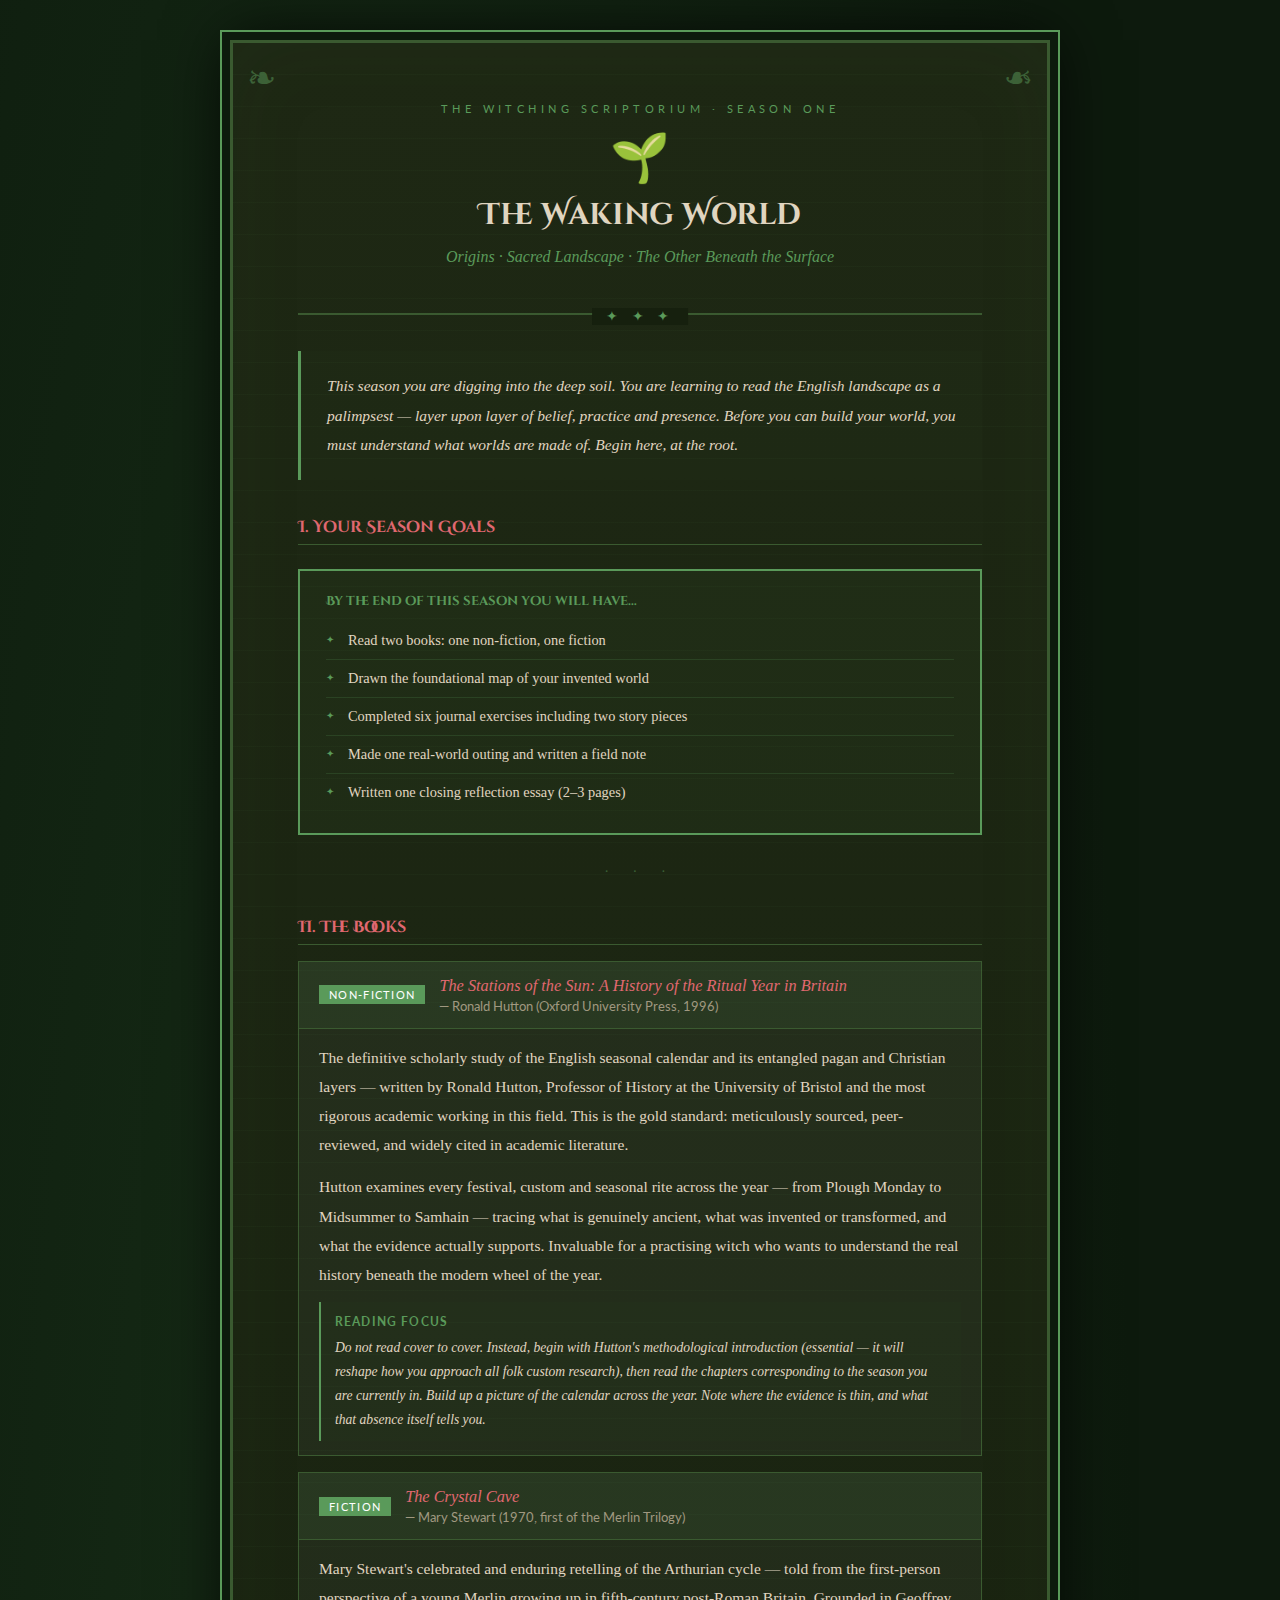
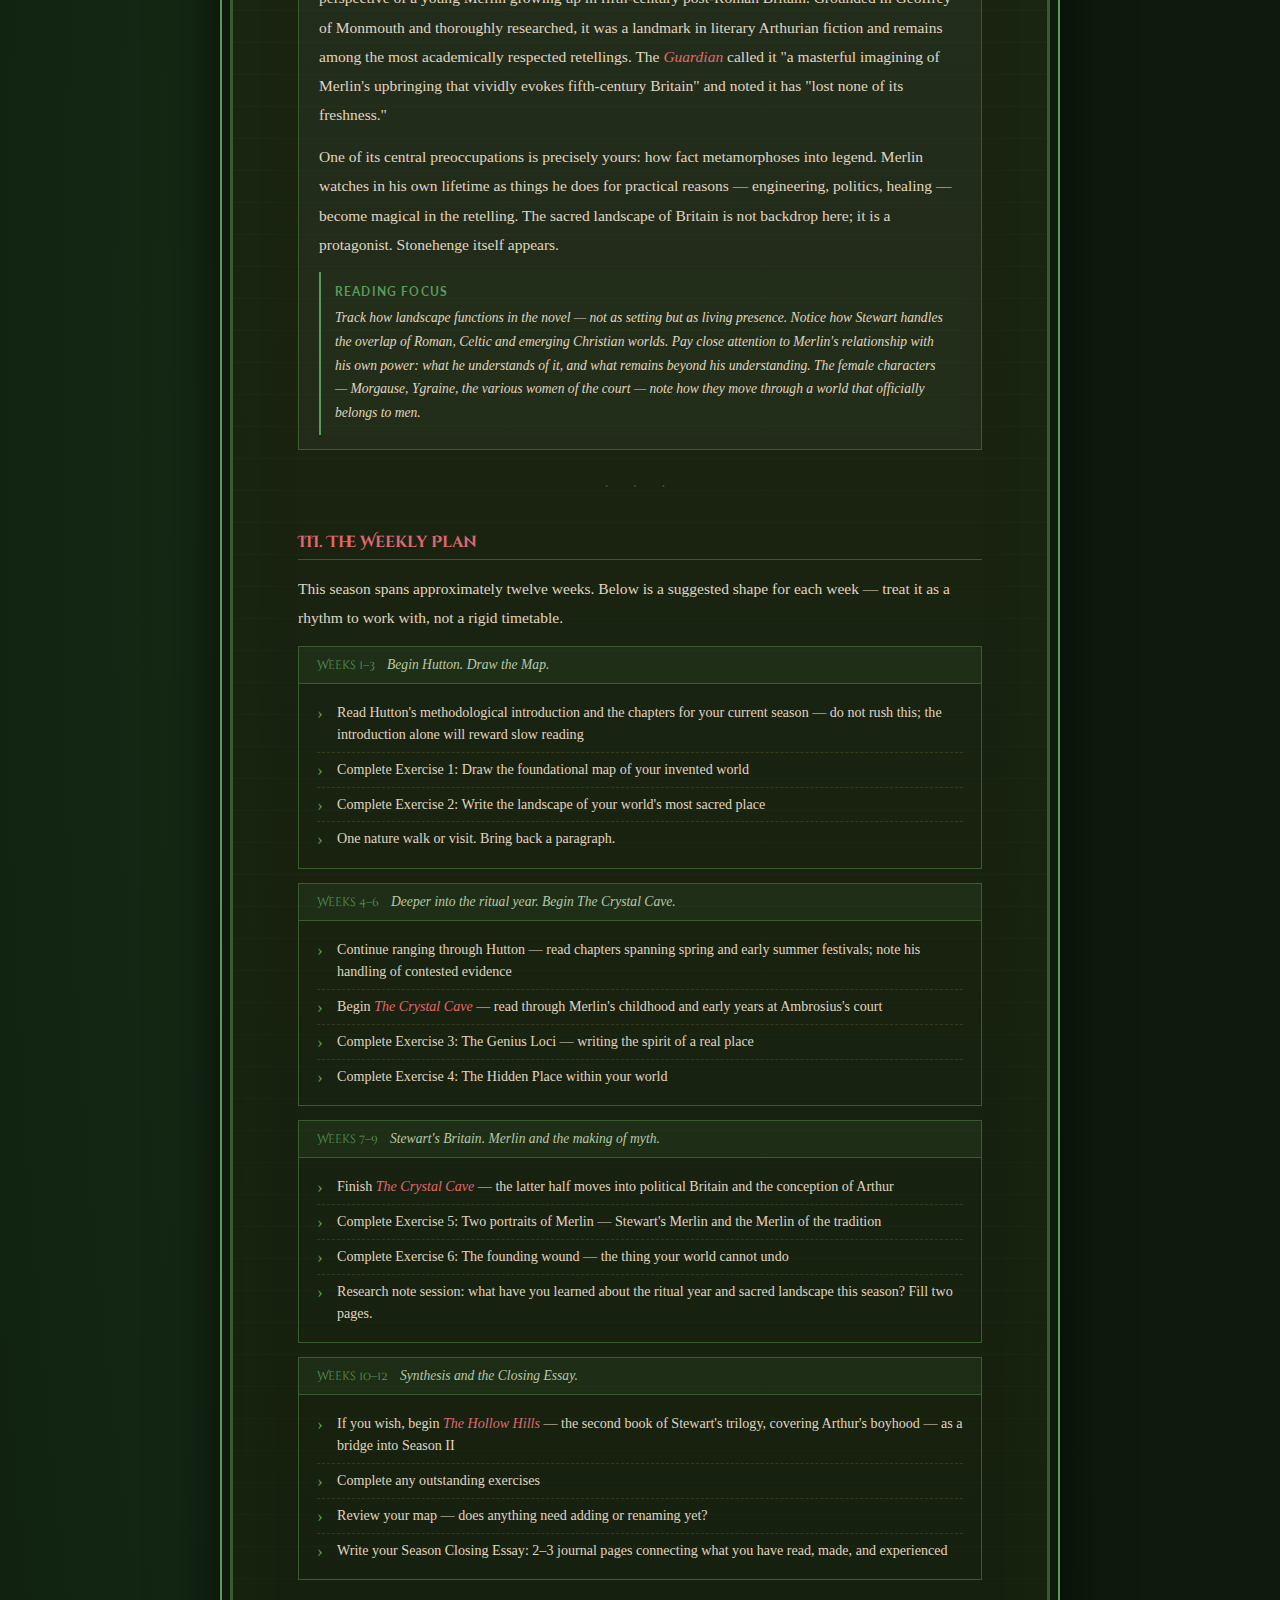
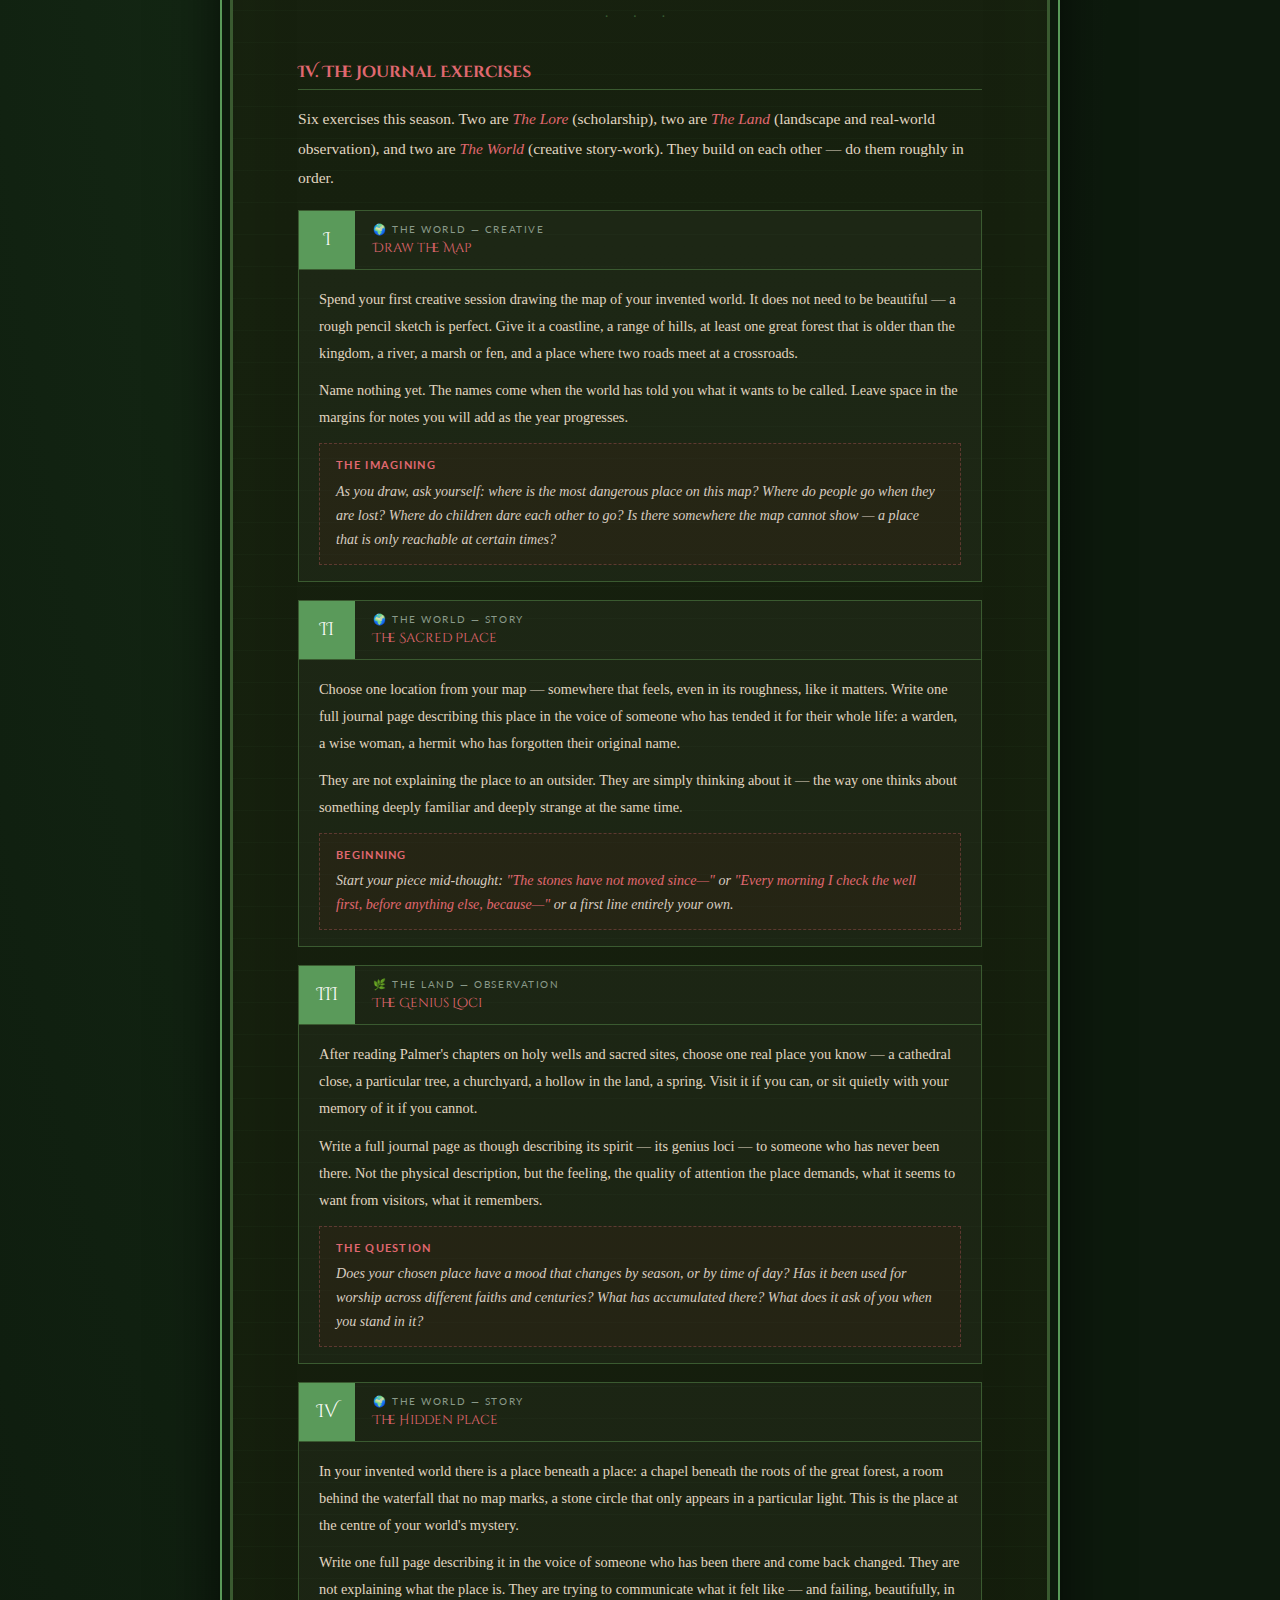
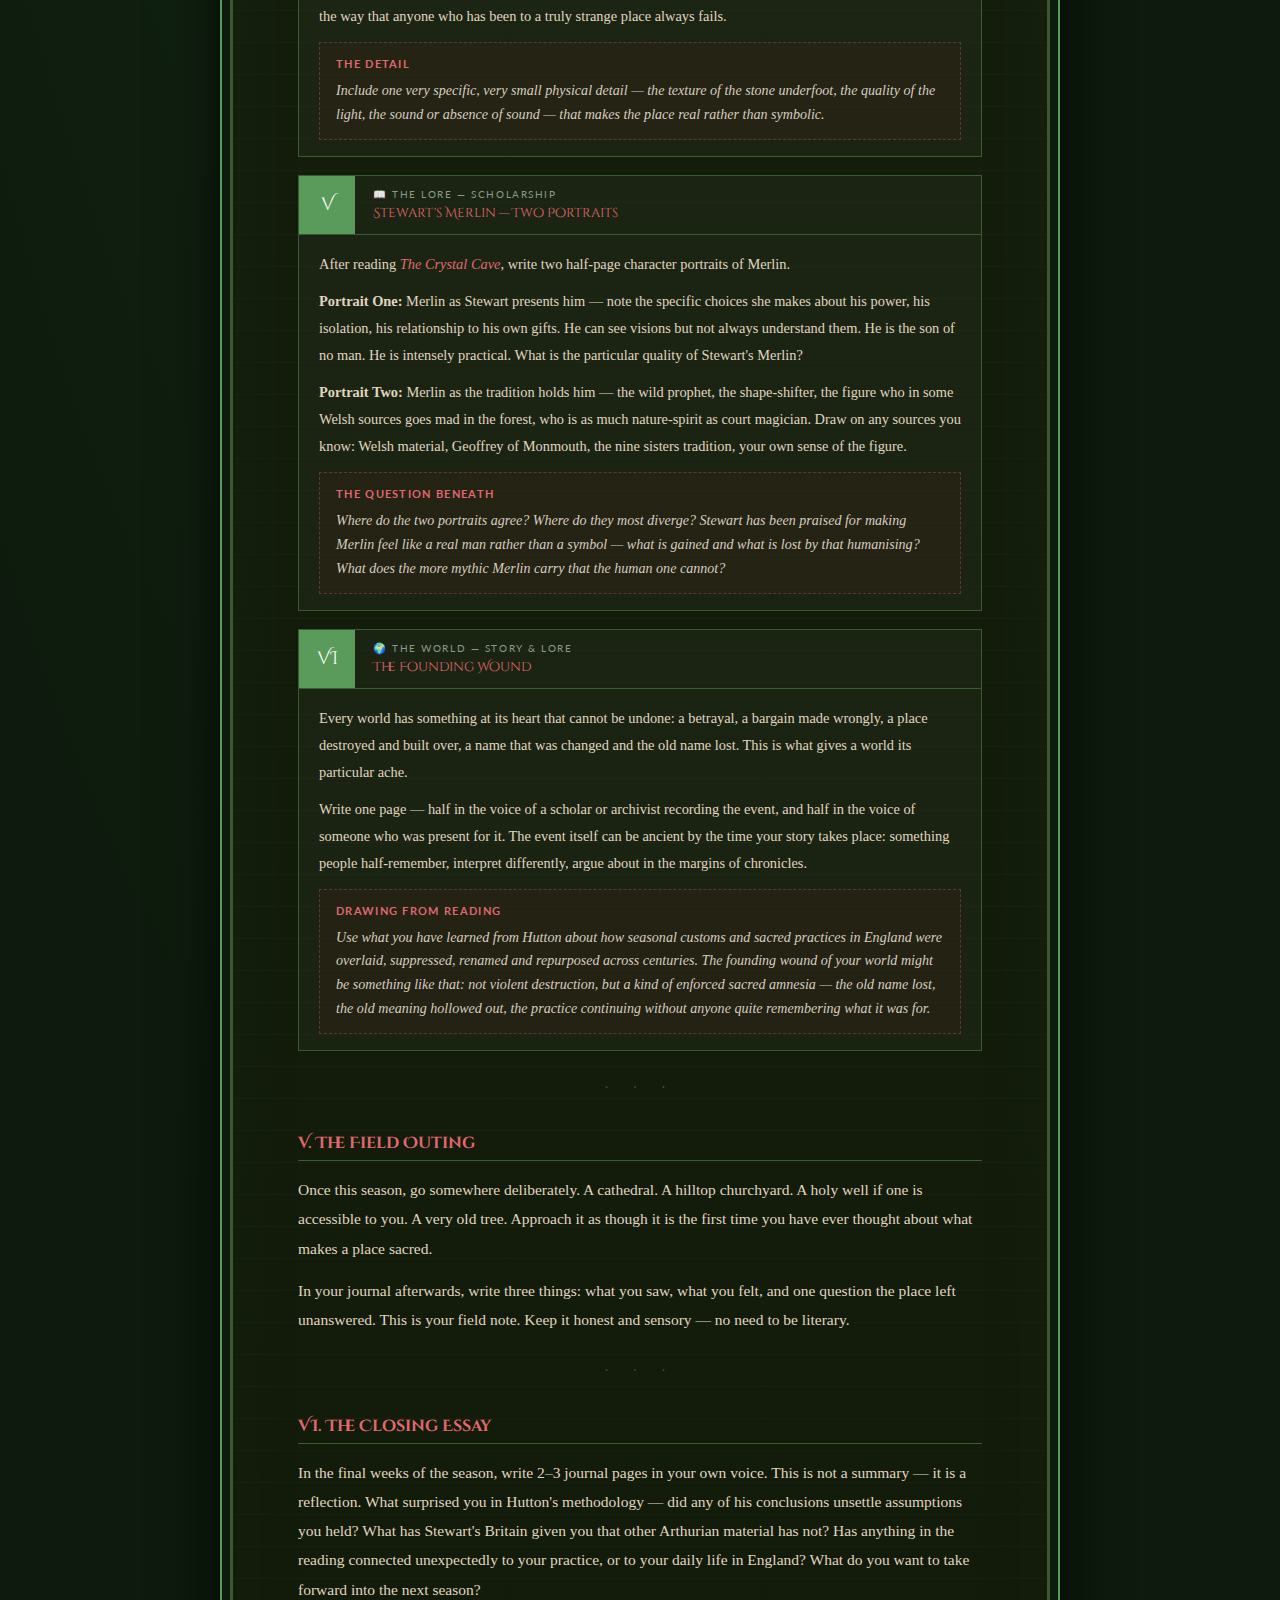
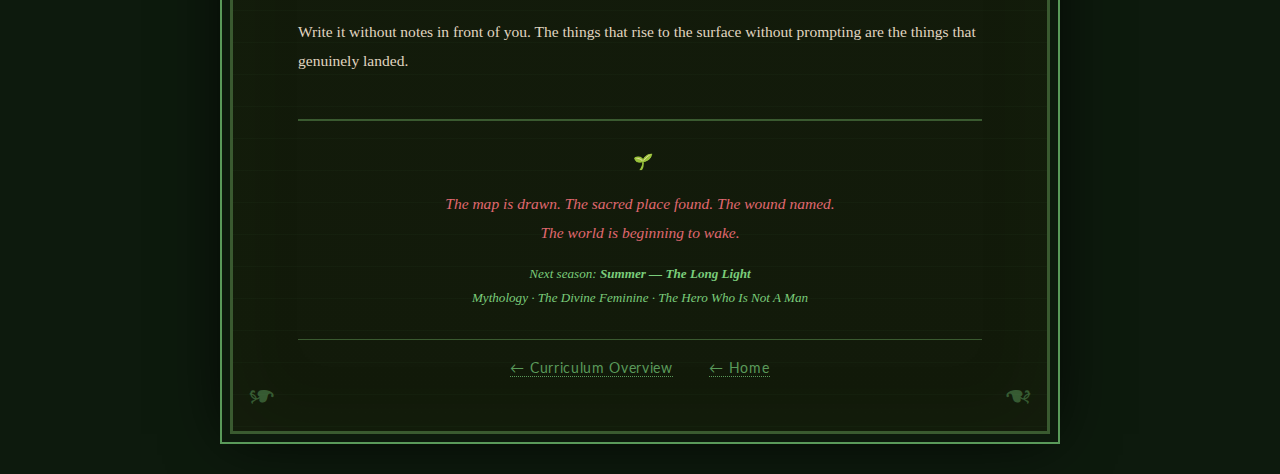
<file: curriculum_season1.html>
<!DOCTYPE html>
<html lang="en">
<head>
<meta charset="UTF-8">
<meta name="viewport" content="width=device-width, initial-scale=1.0">
<title>Season I — Spring: The Waking World</title>
<link href="https://fonts.googleapis.com/css2?family=IM+Fell+English:ital@0;1&family=Cinzel+Decorative:wght@400;700&family=Lato:ital,wght@0,300;0,400;1,300&display=swap" rel="stylesheet">
<link rel="stylesheet" href="styles.css">
<style>
  :root {
    --ink: #e0d5c0;
    --parchment: #16200e;
    --gold: #d4a83a;
    --gold-light: #e8c060;
    --season-color: #5a9a5a;
    --season-light: #1e2814;
    --crimson: #e06870;
    --border: #3a5a30;
    --mist: #8a9a8a;
  }
  * { margin: 0; padding: 0; box-sizing: border-box; }
  body {
    background: #0d1a0d;
    background-image: radial-gradient(ellipse at 30% 30%, rgba(45,90,45,0.3) 0%, transparent 60%);
    font-family: 'IM Fell English', serif;
    color: var(--ink);
    padding: 40px 20px;
  }
  .page {
    max-width: 820px;
    margin: 0 auto;
    background: var(--parchment);
    background-image: linear-gradient(180deg, #1e2814 0%, #16200e 50%, #121a0a 100%);
    border: 3px solid var(--border);
    box-shadow: 0 0 0 8px #0d1a0d, 0 0 0 10px var(--season-color), 0 0 60px rgba(0,0,0,0.9), inset 0 0 80px rgba(45,90,45,0.08);
    padding: 55px 65px;
    position: relative;
    overflow: hidden;
  }
  .page::before {
    content: '';
    position: absolute; top: 0; left: 0; right: 0; bottom: 0;
    background: repeating-linear-gradient(180deg, transparent, transparent 31px, rgba(90,154,90,0.04) 31px, rgba(90,154,90,0.04) 32px);
    pointer-events: none;
  }
  .corner { position: absolute; color: var(--season-color); opacity: 0.5; font-size: 2.2rem; }
  .corner.tl { top: 14px; left: 14px; }
  .corner.tr { top: 14px; right: 14px; transform: scaleX(-1); }
  .corner.bl { bottom: 14px; left: 14px; transform: scaleY(-1); }
  .corner.br { bottom: 14px; right: 14px; transform: scale(-1,-1); }

  /* Season badge */
  .season-badge {
    text-align: center;
    margin-bottom: 36px;
    padding-bottom: 28px;
    border-bottom: 2px solid var(--border);
    position: relative;
  }
  .season-badge::after {
    content: '✦  ✦  ✦';
    position: absolute; bottom: -12px; left: 50%; transform: translateX(-50%);
    background: var(--parchment); padding: 0 14px;
    color: var(--season-color); font-size: 0.85rem; letter-spacing: 5px;
  }
  .season-number {
    font-family: 'Lato', sans-serif;
    font-size: 0.7rem; letter-spacing: 0.4em; text-transform: uppercase;
    color: var(--season-color); margin-bottom: 10px;
  }
  .season-icon-large { font-size: 3rem; margin-bottom: 10px; display: block; }
  h1 { font-family: 'Cinzel Decorative', serif; font-size: 1.9rem; color: var(--ink); line-height: 1.25; margin-bottom: 8px; }
  .season-tagline { font-style: italic; color: var(--season-color); font-size: 1rem; }

  h2 {
    font-family: 'Cinzel Decorative', serif; font-size: 1rem;
    color: var(--crimson); margin: 36px 0 14px;
    padding-bottom: 6px; border-bottom: 1px solid var(--border);
  }
  h3 { font-family: 'Cinzel Decorative', serif; font-size: 0.8rem; color: var(--gold); margin: 22px 0 9px; }
  p { line-height: 1.88; margin-bottom: 13px; font-size: 0.97rem; }
  em { color: var(--crimson); }

  .intro-block {
    background: rgba(45,90,45,0.06); border-left: 3px solid var(--season-color);
    padding: 20px 26px; margin: 28px 0; font-style: italic;
    font-size: 0.97rem; line-height: 1.9;
  }

  /* Book cards */
  .book-card {
    border: 1px solid var(--border); margin: 16px 0;
    background: rgba(255,255,255,0.04);
  }
  .book-card-header {
    background: rgba(90,154,90,0.1); padding: 14px 20px;
    border-bottom: 1px solid var(--border); display: flex; align-items: center; gap: 14px;
  }
  .book-type-badge {
    font-family: 'Lato', sans-serif; font-size: 0.68rem;
    letter-spacing: 0.12em; text-transform: uppercase;
    background: var(--season-color); color: #fff;
    padding: 3px 10px; flex-shrink: 0;
  }
  .book-title-main { font-style: italic; color: var(--crimson); font-size: 1.02rem; }
  .book-author-main { font-family: 'Lato', sans-serif; font-size: 0.82rem; color: #a09880; margin-top: 2px; }
  .book-card-body { padding: 14px 20px; font-size: 0.9rem; line-height: 1.75; }
  .book-focus {
    margin-top: 10px; padding: 10px 14px;
    background: rgba(45,90,45,0.05); border-left: 2px solid var(--season-color);
    font-size: 0.85rem; font-style: italic;
  }
  .book-focus strong { font-style: normal; font-family: 'Lato', sans-serif; font-size: 0.72rem; letter-spacing: 0.1em; text-transform: uppercase; color: var(--season-color); display: block; margin-bottom: 4px; }

  /* Exercise cards */
  .exercise {
    border: 1px solid var(--border); margin: 18px 0; position: relative;
    background: rgba(255,255,255,0.03);
  }
  .exercise-header {
    display: grid; grid-template-columns: 56px 1fr;
    border-bottom: 1px solid var(--border);
  }
  .exercise-number {
    background: var(--season-color); color: #fff;
    font-family: 'Cinzel Decorative', serif; font-size: 1.1rem;
    display: flex; align-items: center; justify-content: center;
  }
  .exercise-title-area { padding: 12px 18px; }
  .exercise-pillar {
    font-family: 'Lato', sans-serif; font-size: 0.65rem;
    letter-spacing: 0.15em; text-transform: uppercase; color: var(--mist); margin-bottom: 3px;
  }
  .exercise-title { font-family: 'Cinzel Decorative', serif; font-size: 0.82rem; color: var(--crimson); }
  .exercise-body { padding: 16px 20px; }
  .exercise-body p { font-size: 0.9rem; margin-bottom: 10px; }
  .exercise-body p:last-child { margin-bottom: 0; }
  .exercise-prompt {
    background: rgba(122,30,30,0.1); border: 1px dashed rgba(224,104,112,0.3);
    padding: 12px 16px; margin-top: 12px;
    font-style: italic; font-size: 0.88rem; line-height: 1.7; color: #d8ccc0;
  }
  .exercise-prompt strong { font-style: normal; display: block; font-family: 'Lato', sans-serif; font-size: 0.68rem; letter-spacing: 0.12em; text-transform: uppercase; color: var(--crimson); margin-bottom: 5px; }
  .journal-space {
    margin-top: 12px; border: 1px dashed rgba(90,154,90,0.3);
    padding: 10px 14px; background: rgba(255,255,255,0.03);
  }
  .journal-space-label { font-family: 'Lato', sans-serif; font-size: 0.65rem; letter-spacing: 0.15em; text-transform: uppercase; color: var(--mist); margin-bottom: 5px; display: block; }
  .journal-lines { height: 60px; background: repeating-linear-gradient(180deg, transparent, transparent 23px, rgba(180,150,80,0.2) 23px, rgba(180,150,80,0.2) 24px); }

  /* Weekly plan */
  .week-block { border: 1px solid var(--border); margin: 14px 0; }
  .week-header { background: rgba(90,154,90,0.1); padding: 10px 18px; border-bottom: 1px solid var(--border); display: flex; align-items: center; gap: 12px; }
  .week-label { font-family: 'Cinzel Decorative', serif; font-size: 0.75rem; color: var(--season-color); }
  .week-theme { font-style: italic; font-size: 0.85rem; color: #b8c8a8; }
  .week-body { padding: 12px 18px; }
  .week-tasks { list-style: none; }
  .week-tasks li { padding: 6px 0 6px 20px; position: relative; font-size: 0.88rem; line-height: 1.55; border-bottom: 1px dashed rgba(180,150,80,0.2); }
  .week-tasks li:last-child { border-bottom: none; }
  .week-tasks li::before { content: '›'; position: absolute; left: 0; color: var(--season-color); font-size: 1.1rem; top: 4px; }

  .divider { text-align: center; color: var(--season-color); letter-spacing: 10px; margin: 28px 0; opacity: 0.5; font-size: 0.9rem; }

  /* Goals box */
  .goals-box { background: rgba(90,154,90,0.06); border: 2px solid var(--season-color); padding: 22px 26px; margin: 24px 0; }
  .goals-box h3 { color: var(--season-color); margin: 0 0 12px; }
  .goals-list { list-style: none; }
  .goals-list li { padding: 7px 0 7px 22px; position: relative; font-size: 0.9rem; line-height: 1.6; border-bottom: 1px solid rgba(90,154,90,0.2); }
  .goals-list li:last-child { border-bottom: none; }
  .goals-list li::before { content: '✦'; position: absolute; left: 0; color: var(--season-color); font-size: 0.65rem; top: 10px; }

  /* Closing */
  .closing { text-align: center; margin-top: 44px; padding-top: 26px; border-top: 2px solid var(--border); font-style: italic; font-size: 0.92rem; color: var(--season-color); line-height: 1.9; }

  @media(max-width:640px){ .page{padding:36px 24px;} h1{font-size:1.45rem;} }
</style>
</head>
<body>
<div class="page">
  <div class="corner tl">❧</div><div class="corner tr">❧</div>
  <div class="corner bl">❧</div><div class="corner br">❧</div>

  <div class="season-badge">
    <p class="season-number">The Witching Scriptorium · Season One</p>
    <span class="season-icon-large">🌱</span>
    <h1>The Waking World</h1>
    <p class="season-tagline">Origins · Sacred Landscape · The Other Beneath the Surface</p>
  </div>

  <div class="intro-block">
    This season you are digging into the deep soil. You are learning to read the English landscape as a palimpsest — layer upon layer of belief, practice and presence. Before you can build your world, you must understand what worlds are made of. Begin here, at the root.
  </div>

  <h2>I. Your Season Goals</h2>
  <div class="goals-box">
    <h3>By the end of this season you will have…</h3>
    <ul class="goals-list">
      <li>Read two books: one non-fiction, one fiction</li>
      <li>Drawn the foundational map of your invented world</li>
      <li>Completed six journal exercises including two story pieces</li>
      <li>Made one real-world outing and written a field note</li>
      <li>Written one closing reflection essay (2–3 pages)</li>
    </ul>
  </div>

  <div class="divider">· · ·</div>

  <h2>II. The Books</h2>

  <div class="book-card">
    <div class="book-card-header">
      <span class="book-type-badge">Non-fiction</span>
      <div>
        <div class="book-title-main">The Stations of the Sun: A History of the Ritual Year in Britain</div>
        <div class="book-author-main">— Ronald Hutton (Oxford University Press, 1996)</div>
      </div>
    </div>
    <div class="book-card-body">
      <p>The definitive scholarly study of the English seasonal calendar and its entangled pagan and Christian layers — written by Ronald Hutton, Professor of History at the University of Bristol and the most rigorous academic working in this field. This is the gold standard: meticulously sourced, peer-reviewed, and widely cited in academic literature.</p>
      <p>Hutton examines every festival, custom and seasonal rite across the year — from Plough Monday to Midsummer to Samhain — tracing what is genuinely ancient, what was invented or transformed, and what the evidence actually supports. Invaluable for a practising witch who wants to understand the real history beneath the modern wheel of the year.</p>
      <div class="book-focus">
        <strong>Reading focus</strong>
        Do not read cover to cover. Instead, begin with Hutton's methodological introduction (essential — it will reshape how you approach all folk custom research), then read the chapters corresponding to the season you are currently in. Build up a picture of the calendar across the year. Note where the evidence is thin, and what that absence itself tells you.
      </div>
    </div>
  </div>

  <div class="book-card">
    <div class="book-card-header">
      <span class="book-type-badge">Fiction</span>
      <div>
        <div class="book-title-main">The Crystal Cave</div>
        <div class="book-author-main">— Mary Stewart (1970, first of the Merlin Trilogy)</div>
      </div>
    </div>
    <div class="book-card-body">
      <p>Mary Stewart's celebrated and enduring retelling of the Arthurian cycle — told from the first-person perspective of a young Merlin growing up in fifth-century post-Roman Britain. Grounded in Geoffrey of Monmouth and thoroughly researched, it was a landmark in literary Arthurian fiction and remains among the most academically respected retellings. The <em>Guardian</em> called it "a masterful imagining of Merlin's upbringing that vividly evokes fifth-century Britain" and noted it has "lost none of its freshness."</p>
      <p>One of its central preoccupations is precisely yours: how fact metamorphoses into legend. Merlin watches in his own lifetime as things he does for practical reasons — engineering, politics, healing — become magical in the retelling. The sacred landscape of Britain is not backdrop here; it is a protagonist. Stonehenge itself appears.</p>
      <div class="book-focus">
        <strong>Reading focus</strong>
        Track how landscape functions in the novel — not as setting but as living presence. Notice how Stewart handles the overlap of Roman, Celtic and emerging Christian worlds. Pay close attention to Merlin's relationship with his own power: what he understands of it, and what remains beyond his understanding. The female characters — Morgause, Ygraine, the various women of the court — note how they move through a world that officially belongs to men.
      </div>
    </div>
  </div>

  <div class="divider">· · ·</div>

  <h2>III. The Weekly Plan</h2>
  <p>This season spans approximately twelve weeks. Below is a suggested shape for each week — treat it as a rhythm to work with, not a rigid timetable.</p>

  <div class="week-block">
    <div class="week-header">
      <span class="week-label">Weeks 1–3</span>
      <span class="week-theme">Begin Hutton. Draw the Map.</span>
    </div>
    <div class="week-body">
      <ul class="week-tasks">
        <li>Read Hutton's methodological introduction and the chapters for your current season — do not rush this; the introduction alone will reward slow reading</li>
        <li>Complete Exercise 1: Draw the foundational map of your invented world</li>
        <li>Complete Exercise 2: Write the landscape of your world's most sacred place</li>
        <li>One nature walk or visit. Bring back a paragraph.</li>
      </ul>
    </div>
  </div>

  <div class="week-block">
    <div class="week-header">
      <span class="week-label">Weeks 4–6</span>
      <span class="week-theme">Deeper into the ritual year. Begin The Crystal Cave.</span>
    </div>
    <div class="week-body">
      <ul class="week-tasks">
        <li>Continue ranging through Hutton — read chapters spanning spring and early summer festivals; note his handling of contested evidence</li>
        <li>Begin <em>The Crystal Cave</em> — read through Merlin's childhood and early years at Ambrosius's court</li>
        <li>Complete Exercise 3: The Genius Loci — writing the spirit of a real place</li>
        <li>Complete Exercise 4: The Hidden Place within your world</li>
      </ul>
    </div>
  </div>

  <div class="week-block">
    <div class="week-header">
      <span class="week-label">Weeks 7–9</span>
      <span class="week-theme">Stewart's Britain. Merlin and the making of myth.</span>
    </div>
    <div class="week-body">
      <ul class="week-tasks">
        <li>Finish <em>The Crystal Cave</em> — the latter half moves into political Britain and the conception of Arthur</li>
        <li>Complete Exercise 5: Two portraits of Merlin — Stewart's Merlin and the Merlin of the tradition</li>
        <li>Complete Exercise 6: The founding wound — the thing your world cannot undo</li>
        <li>Research note session: what have you learned about the ritual year and sacred landscape this season? Fill two pages.</li>
      </ul>
    </div>
  </div>

  <div class="week-block">
    <div class="week-header">
      <span class="week-label">Weeks 10–12</span>
      <span class="week-theme">Synthesis and the Closing Essay.</span>
    </div>
    <div class="week-body">
      <ul class="week-tasks">
        <li>If you wish, begin <em>The Hollow Hills</em> — the second book of Stewart's trilogy, covering Arthur's boyhood — as a bridge into Season II</li>
        <li>Complete any outstanding exercises</li>
        <li>Review your map — does anything need adding or renaming yet?</li>
        <li>Write your Season Closing Essay: 2–3 journal pages connecting what you have read, made, and experienced</li>
      </ul>
    </div>
  </div>

  <div class="divider">· · ·</div>

  <h2>IV. The Journal Exercises</h2>
  <p>Six exercises this season. Two are <em>The Lore</em> (scholarship), two are <em>The Land</em> (landscape and real-world observation), and two are <em>The World</em> (creative story-work). They build on each other — do them roughly in order.</p>

  <!-- Exercise 1 -->
  <div class="exercise">
    <div class="exercise-header">
      <div class="exercise-number">I</div>
      <div class="exercise-title-area">
        <div class="exercise-pillar">🌍 The World — Creative</div>
        <div class="exercise-title">Draw the Map</div>
      </div>
    </div>
    <div class="exercise-body">
      <p>Spend your first creative session drawing the map of your invented world. It does not need to be beautiful — a rough pencil sketch is perfect. Give it a coastline, a range of hills, at least one great forest that is older than the kingdom, a river, a marsh or fen, and a place where two roads meet at a crossroads.</p>
      <p>Name nothing yet. The names come when the world has told you what it wants to be called. Leave space in the margins for notes you will add as the year progresses.</p>
      <div class="exercise-prompt">
        <strong>The Imagining</strong>
        As you draw, ask yourself: where is the most dangerous place on this map? Where do people go when they are lost? Where do children dare each other to go? Is there somewhere the map cannot show — a place that is only reachable at certain times?
      </div>
    </div>
  </div>

  <!-- Exercise 2 -->
  <div class="exercise">
    <div class="exercise-header">
      <div class="exercise-number">II</div>
      <div class="exercise-title-area">
        <div class="exercise-pillar">🌍 The World — Story</div>
        <div class="exercise-title">The Sacred Place</div>
      </div>
    </div>
    <div class="exercise-body">
      <p>Choose one location from your map — somewhere that feels, even in its roughness, like it matters. Write one full journal page describing this place in the voice of someone who has tended it for their whole life: a warden, a wise woman, a hermit who has forgotten their original name.</p>
      <p>They are not explaining the place to an outsider. They are simply thinking about it — the way one thinks about something deeply familiar and deeply strange at the same time.</p>
      <div class="exercise-prompt">
        <strong>Beginning</strong>
        Start your piece mid-thought: <em>"The stones have not moved since—"</em> or <em>"Every morning I check the well first, before anything else, because—"</em> or a first line entirely your own.
      </div>
    </div>
  </div>

  <!-- Exercise 3 -->
  <div class="exercise">
    <div class="exercise-header">
      <div class="exercise-number">III</div>
      <div class="exercise-title-area">
        <div class="exercise-pillar">🌿 The Land — Observation</div>
        <div class="exercise-title">The Genius Loci</div>
      </div>
    </div>
    <div class="exercise-body">
      <p>After reading Palmer's chapters on holy wells and sacred sites, choose one real place you know — a cathedral close, a particular tree, a churchyard, a hollow in the land, a spring. Visit it if you can, or sit quietly with your memory of it if you cannot.</p>
      <p>Write a full journal page as though describing its spirit — its genius loci — to someone who has never been there. Not the physical description, but the feeling, the quality of attention the place demands, what it seems to want from visitors, what it remembers.</p>
      <div class="exercise-prompt">
        <strong>The Question</strong>
        Does your chosen place have a mood that changes by season, or by time of day? Has it been used for worship across different faiths and centuries? What has accumulated there? What does it ask of you when you stand in it?
      </div>
    </div>
  </div>

  <!-- Exercise 4 -->
  <div class="exercise">
    <div class="exercise-header">
      <div class="exercise-number">IV</div>
      <div class="exercise-title-area">
        <div class="exercise-pillar">🌍 The World — Story</div>
        <div class="exercise-title">The Hidden Place</div>
      </div>
    </div>
    <div class="exercise-body">
      <p>In your invented world there is a place beneath a place: a chapel beneath the roots of the great forest, a room behind the waterfall that no map marks, a stone circle that only appears in a particular light. This is the place at the centre of your world's mystery.</p>
      <p>Write one full page describing it in the voice of someone who has been there and come back changed. They are not explaining what the place is. They are trying to communicate what it felt like — and failing, beautifully, in the way that anyone who has been to a truly strange place always fails.</p>
      <div class="exercise-prompt">
        <strong>The Detail</strong>
        Include one very specific, very small physical detail — the texture of the stone underfoot, the quality of the light, the sound or absence of sound — that makes the place real rather than symbolic.
      </div>
    </div>
  </div>

  <!-- Exercise 5 -->
  <div class="exercise">
    <div class="exercise-header">
      <div class="exercise-number">V</div>
      <div class="exercise-title-area">
        <div class="exercise-pillar">📖 The Lore — Scholarship</div>
        <div class="exercise-title">Stewart's Merlin — Two Portraits</div>
      </div>
    </div>
    <div class="exercise-body">
      <p>After reading <em>The Crystal Cave</em>, write two half-page character portraits of Merlin.</p>
      <p><strong>Portrait One:</strong> Merlin as Stewart presents him — note the specific choices she makes about his power, his isolation, his relationship to his own gifts. He can see visions but not always understand them. He is the son of no man. He is intensely practical. What is the particular quality of Stewart's Merlin?</p>
      <p><strong>Portrait Two:</strong> Merlin as the tradition holds him — the wild prophet, the shape-shifter, the figure who in some Welsh sources goes mad in the forest, who is as much nature-spirit as court magician. Draw on any sources you know: Welsh material, Geoffrey of Monmouth, the nine sisters tradition, your own sense of the figure.</p>
      <div class="exercise-prompt">
        <strong>The Question Beneath</strong>
        Where do the two portraits agree? Where do they most diverge? Stewart has been praised for making Merlin feel like a real man rather than a symbol — what is gained and what is lost by that humanising? What does the more mythic Merlin carry that the human one cannot?
      </div>
    </div>
  </div>

  <!-- Exercise 6 -->
  <div class="exercise">
    <div class="exercise-header">
      <div class="exercise-number">VI</div>
      <div class="exercise-title-area">
        <div class="exercise-pillar">🌍 The World — Story & Lore</div>
        <div class="exercise-title">The Founding Wound</div>
      </div>
    </div>
    <div class="exercise-body">
      <p>Every world has something at its heart that cannot be undone: a betrayal, a bargain made wrongly, a place destroyed and built over, a name that was changed and the old name lost. This is what gives a world its particular ache.</p>
      <p>Write one page — half in the voice of a scholar or archivist recording the event, and half in the voice of someone who was present for it. The event itself can be ancient by the time your story takes place: something people half-remember, interpret differently, argue about in the margins of chronicles.</p>
      <div class="exercise-prompt">
        <strong>Drawing from Reading</strong>
        Use what you have learned from Hutton about how seasonal customs and sacred practices in England were overlaid, suppressed, renamed and repurposed across centuries. The founding wound of your world might be something like that: not violent destruction, but a kind of enforced sacred amnesia — the old name lost, the old meaning hollowed out, the practice continuing without anyone quite remembering what it was for.
      </div>
    </div>
  </div>

  <div class="divider">· · ·</div>

  <h2>V. The Field Outing</h2>
  <p>Once this season, go somewhere deliberately. A cathedral. A hilltop churchyard. A holy well if one is accessible to you. A very old tree. Approach it as though it is the first time you have ever thought about what makes a place sacred.</p>
  <p>In your journal afterwards, write three things: what you saw, what you felt, and one question the place left unanswered. This is your field note. Keep it honest and sensory — no need to be literary.</p>

  <div class="divider">· · ·</div>

  <h2>VI. The Closing Essay</h2>
  <p>In the final weeks of the season, write 2–3 journal pages in your own voice. This is not a summary — it is a reflection. What surprised you in Hutton's methodology — did any of his conclusions unsettle assumptions you held? What has Stewart's Britain given you that other Arthurian material has not? Has anything in the reading connected unexpectedly to your practice, or to your daily life in England? What do you want to take forward into the next season?</p>
  <p>Write it without notes in front of you. The things that rise to the surface without prompting are the things that genuinely landed.</p>

  <div class="closing">
    <p>🌱</p>
    <p style="margin-top:10px;"><em>The map is drawn. The sacred place found. The wound named.<br>The world is beginning to wake.</em></p>
    <p style="margin-top:14px; font-size:0.82rem; color: #7acc7a;">Next season: <strong>Summer — The Long Light</strong><br>Mythology · The Divine Feminine · The Hero Who Is Not A Man</p>
  </div>

  <div style="margin-top: 28px; padding-top: 20px; border-top: 1px solid var(--border); text-align: center; font-family: 'Lato', sans-serif; font-size: 0.85rem; letter-spacing: 0.05em;">
    <a href="curriculum.html" style="color: var(--season-color); text-decoration: none; border-bottom: 1px dotted var(--season-color); margin: 0 16px;">← Curriculum Overview</a>
    <a href="index.html" style="color: var(--season-color); text-decoration: none; border-bottom: 1px dotted var(--season-color); margin: 0 16px;">← Home</a>
  </div>
</div>
</body>
</html>
</file>
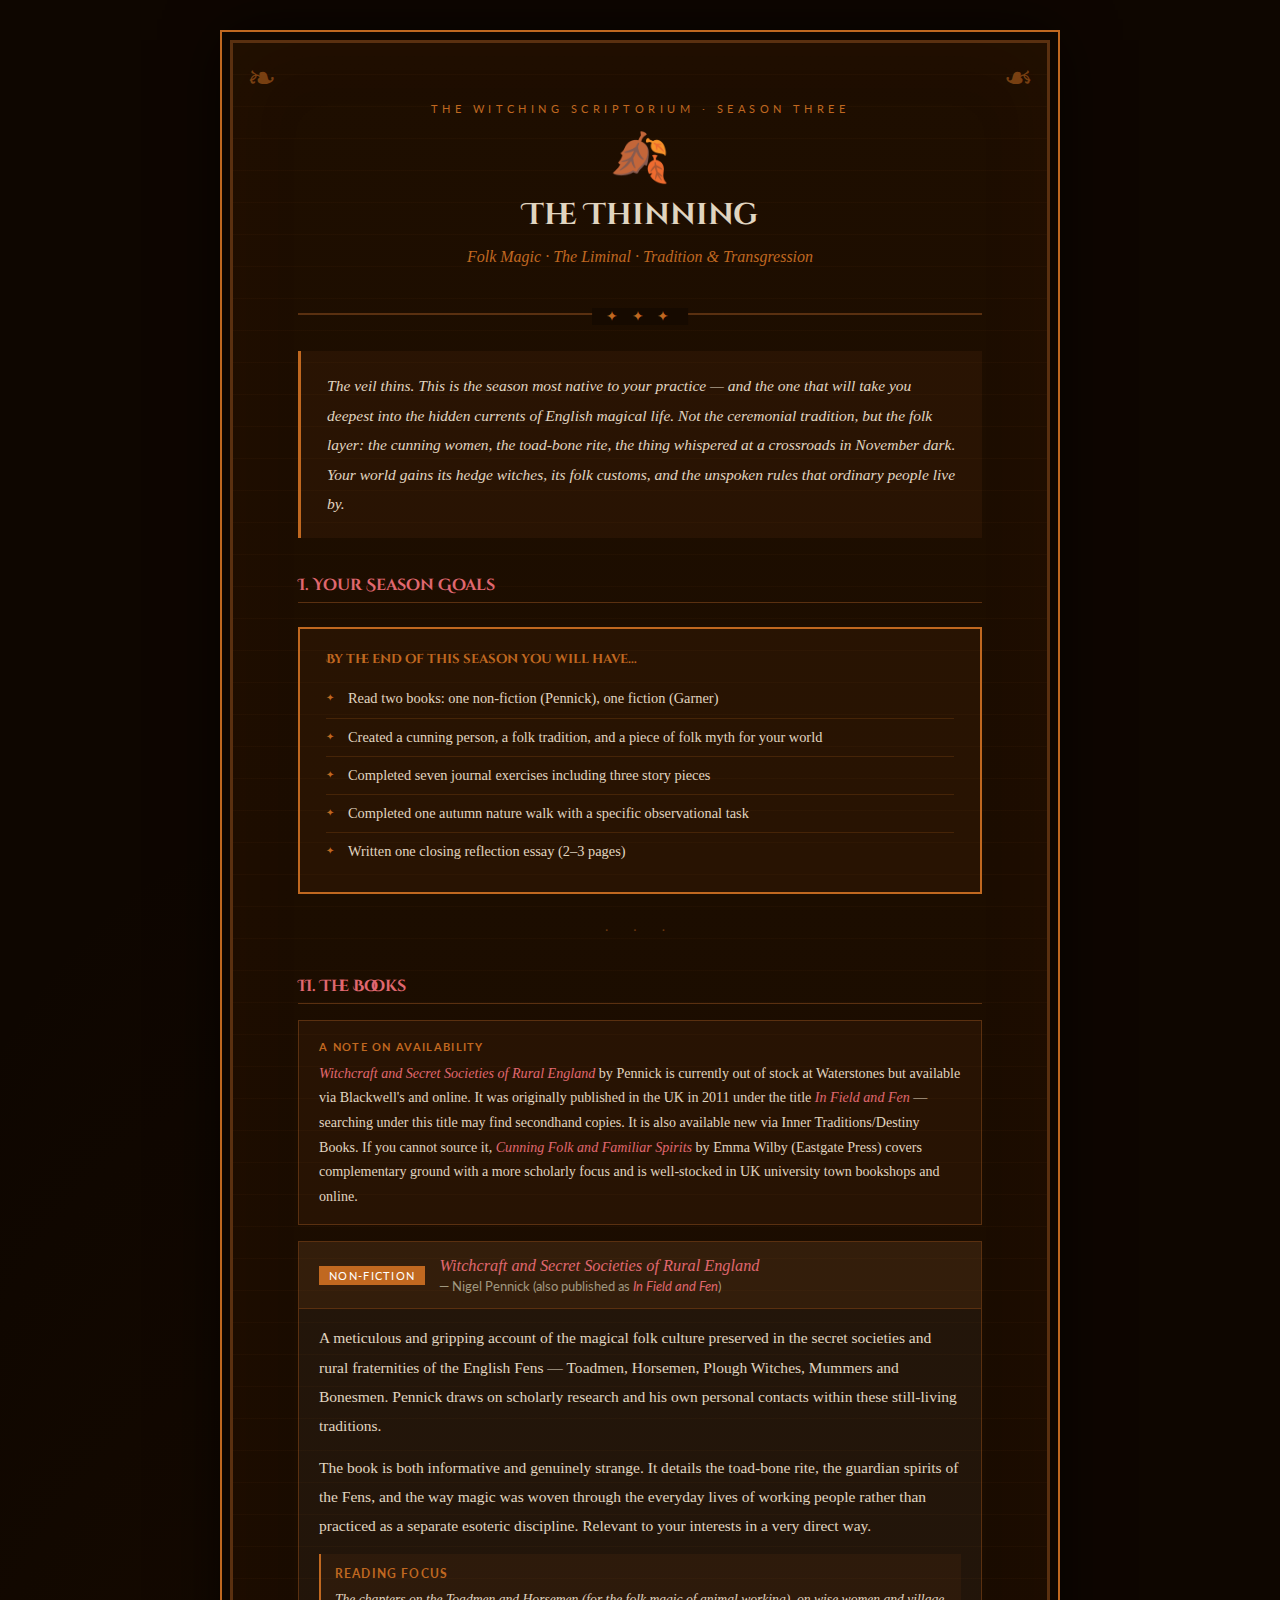
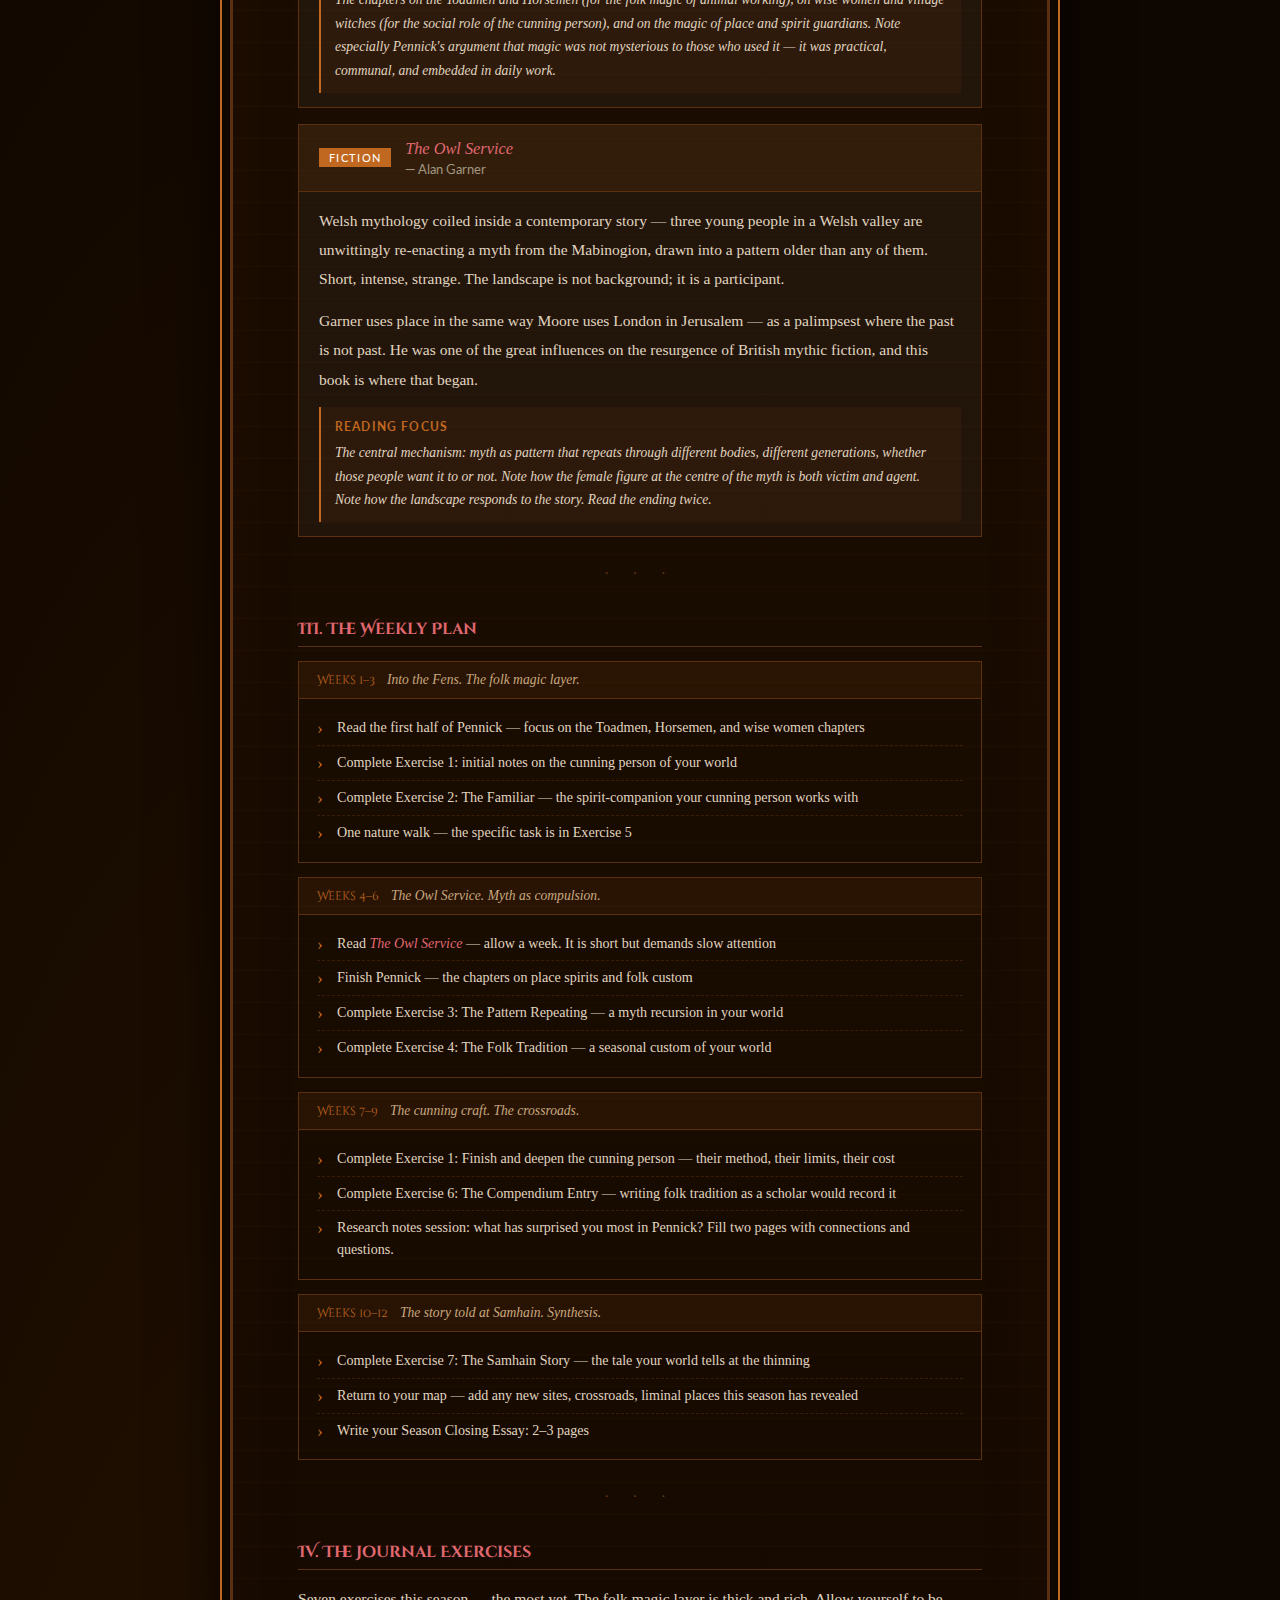
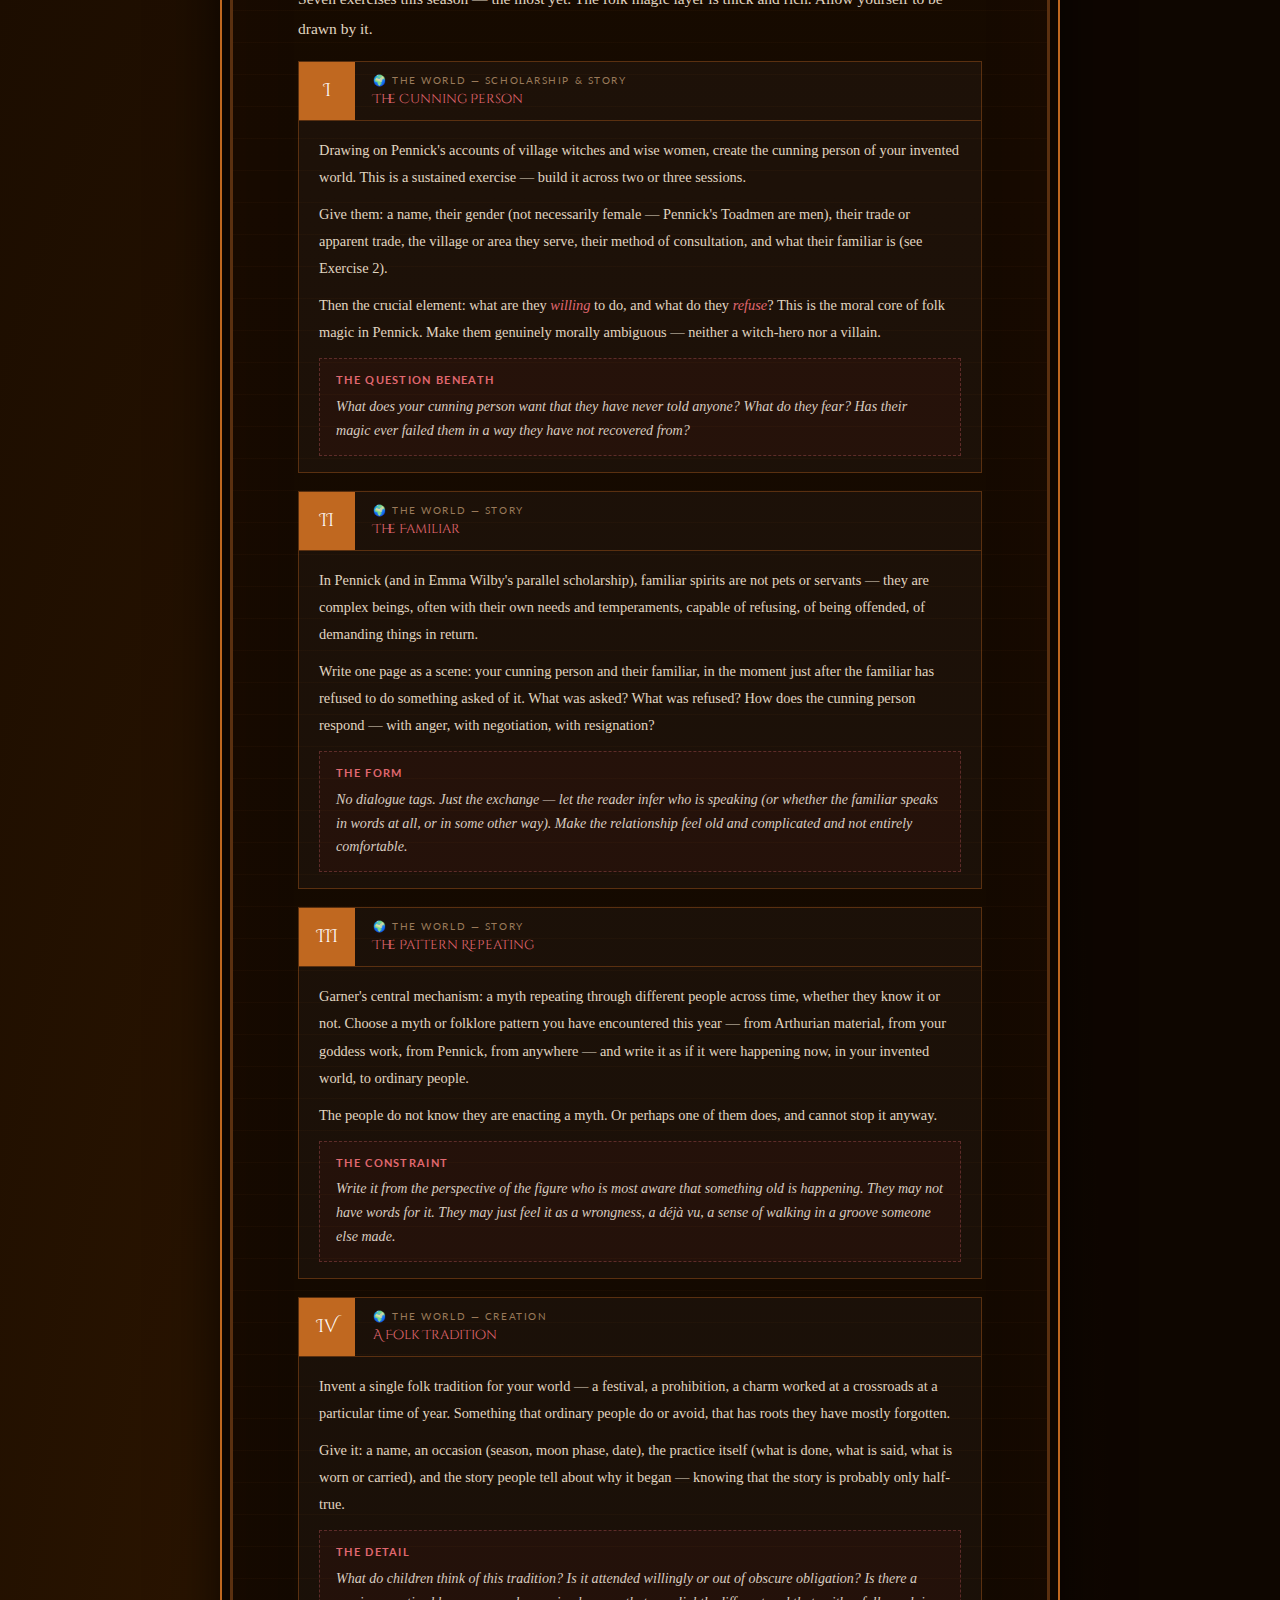
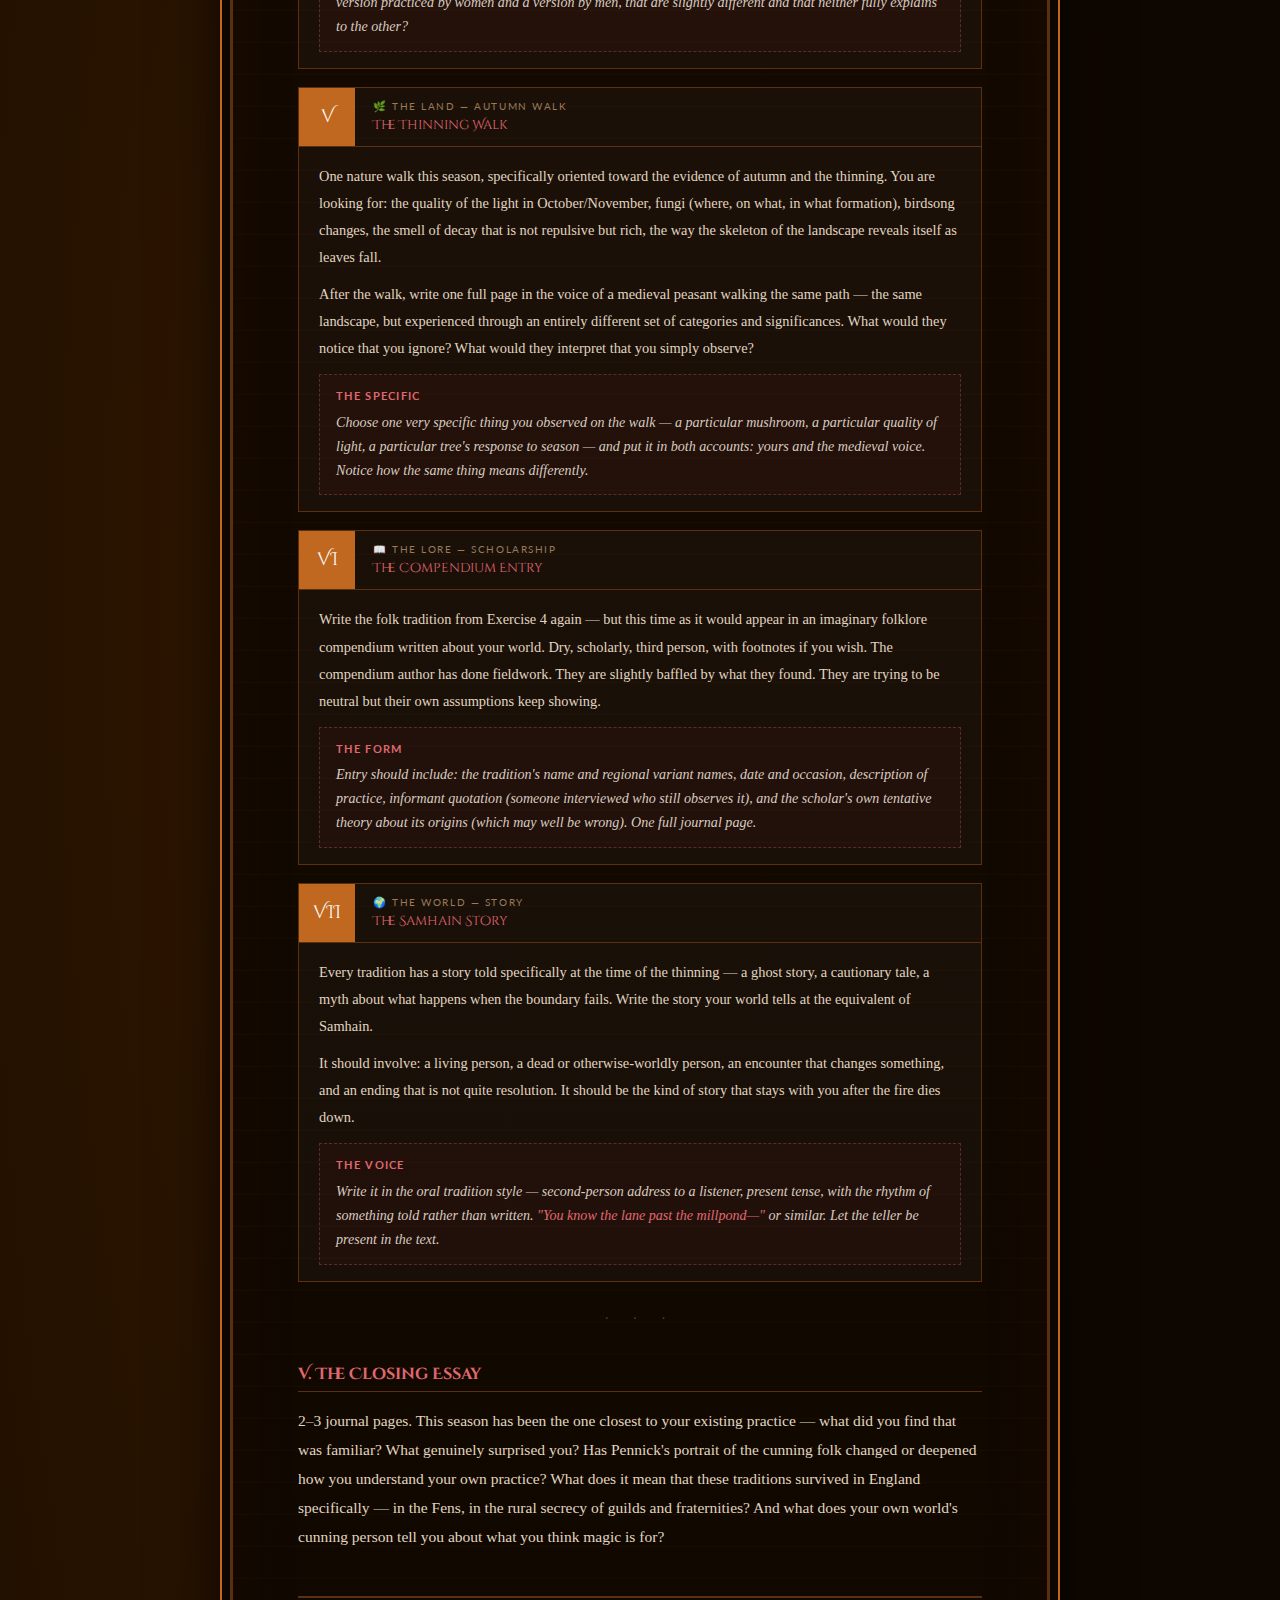
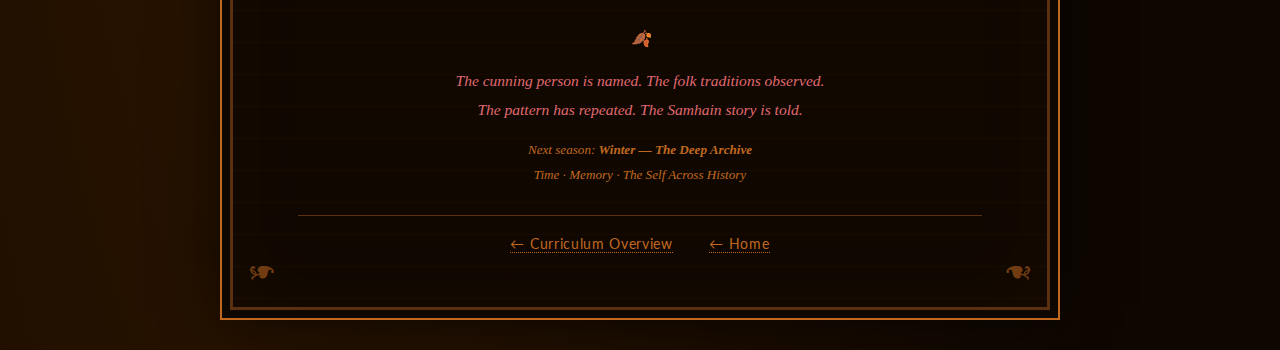
<file: curriculum_season3.html>
<!DOCTYPE html>
<html lang="en">
<head>
<meta charset="UTF-8">
<meta name="viewport" content="width=device-width, initial-scale=1.0">
<title>Season III — Autumn: The Thinning</title>
<link href="https://fonts.googleapis.com/css2?family=IM+Fell+English:ital@0;1&family=Cinzel+Decorative:wght@400;700&family=Lato:ital,wght@0,300;0,400;1,300&display=swap" rel="stylesheet">
<link rel="stylesheet" href="styles.css">
<style>
  :root {
    --ink: #e0d5c0;
    --parchment: #160a00;
    --gold: #d4a83a;
    --season-color: #c06820;
    --crimson: #e06870;
    --border: #5a3010;
    --mist: #9a7a5a;
  }
  * { margin: 0; padding: 0; box-sizing: border-box; }
  body {
    background: #0e0600;
    background-image: radial-gradient(ellipse at 20% 80%, rgba(120,60,0,0.3) 0%, transparent 60%);
    font-family: 'IM Fell English', serif;
    color: var(--ink);
    padding: 40px 20px;
  }
  .page {
    max-width: 820px; margin: 0 auto;
    background: var(--parchment);
    background-image: linear-gradient(180deg, #1e0e00 0%, #160a00 50%, #100800 100%);
    border: 3px solid var(--border);
    box-shadow: 0 0 0 8px #0e0600, 0 0 0 10px var(--season-color), 0 0 60px rgba(0,0,0,0.9), inset 0 0 80px rgba(120,60,0,0.07);
    padding: 55px 65px; position: relative; overflow: hidden;
  }
  .page::before {
    content: ''; position: absolute; top: 0; left: 0; right: 0; bottom: 0;
    background: repeating-linear-gradient(180deg, transparent, transparent 31px, rgba(192,104,32,0.04) 31px, rgba(192,104,32,0.04) 32px);
    pointer-events: none;
  }
  .corner { position: absolute; color: var(--season-color); opacity: 0.55; font-size: 2.2rem; }
  .corner.tl { top: 14px; left: 14px; }
  .corner.tr { top: 14px; right: 14px; transform: scaleX(-1); }
  .corner.bl { bottom: 14px; left: 14px; transform: scaleY(-1); }
  .corner.br { bottom: 14px; right: 14px; transform: scale(-1,-1); }

  .season-badge { text-align: center; margin-bottom: 36px; padding-bottom: 28px; border-bottom: 2px solid var(--border); position: relative; }
  .season-badge::after { content: '✦  ✦  ✦'; position: absolute; bottom: -12px; left: 50%; transform: translateX(-50%); background: var(--parchment); padding: 0 14px; color: var(--season-color); font-size: 0.85rem; letter-spacing: 5px; }
  .season-number { font-family: 'Lato', sans-serif; font-size: 0.7rem; letter-spacing: 0.4em; text-transform: uppercase; color: var(--season-color); margin-bottom: 10px; }
  .season-icon-large { font-size: 3rem; margin-bottom: 10px; display: block; }
  h1 { font-family: 'Cinzel Decorative', serif; font-size: 1.9rem; color: var(--ink); line-height: 1.25; margin-bottom: 8px; }
  .season-tagline { font-style: italic; color: var(--season-color); font-size: 1rem; }

  h2 { font-family: 'Cinzel Decorative', serif; font-size: 1rem; color: var(--crimson); margin: 36px 0 14px; padding-bottom: 6px; border-bottom: 1px solid var(--border); }
  h3 { font-family: 'Cinzel Decorative', serif; font-size: 0.8rem; color: var(--gold); margin: 22px 0 9px; }
  p { line-height: 1.88; margin-bottom: 13px; font-size: 0.97rem; }
  em { color: var(--crimson); }

  .intro-block { background: rgba(192,104,32,0.08); border-left: 3px solid var(--season-color); padding: 20px 26px; margin: 28px 0; font-style: italic; font-size: 0.97rem; line-height: 1.9; }

  .pennick-note { background: rgba(192,104,32,0.08); border: 1px solid var(--border); padding: 16px 20px; margin: 16px 0; font-size: 0.88rem; line-height: 1.75; }
  .pennick-note strong { font-family: 'Lato', sans-serif; font-size: 0.68rem; letter-spacing: 0.12em; text-transform: uppercase; color: var(--season-color); display: block; margin-bottom: 5px; }

  .book-card { border: 1px solid var(--border); margin: 16px 0; background: rgba(255,255,255,0.04); }
  .book-card-header { background: rgba(192,104,32,0.1); padding: 14px 20px; border-bottom: 1px solid var(--border); display: flex; align-items: center; gap: 14px; }
  .book-type-badge { font-family: 'Lato', sans-serif; font-size: 0.68rem; letter-spacing: 0.12em; text-transform: uppercase; background: var(--season-color); color: #fff; padding: 3px 10px; flex-shrink: 0; }
  .book-title-main { font-style: italic; color: var(--crimson); font-size: 1.02rem; }
  .book-author-main { font-family: 'Lato', sans-serif; font-size: 0.82rem; color: #a09880; margin-top: 2px; }
  .book-card-body { padding: 14px 20px; font-size: 0.9rem; line-height: 1.75; }
  .book-focus { margin-top: 10px; padding: 10px 14px; background: rgba(192,104,32,0.07); border-left: 2px solid var(--season-color); font-size: 0.85rem; font-style: italic; }
  .book-focus strong { font-style: normal; font-family: 'Lato', sans-serif; font-size: 0.72rem; letter-spacing: 0.1em; text-transform: uppercase; color: var(--season-color); display: block; margin-bottom: 4px; }

  .exercise { border: 1px solid var(--border); margin: 18px 0; background: rgba(255,255,255,0.03); }
  .exercise-header { display: grid; grid-template-columns: 56px 1fr; border-bottom: 1px solid var(--border); }
  .exercise-number { background: var(--season-color); color: #fff; font-family: 'Cinzel Decorative', serif; font-size: 1.1rem; display: flex; align-items: center; justify-content: center; }
  .exercise-title-area { padding: 12px 18px; }
  .exercise-pillar { font-family: 'Lato', sans-serif; font-size: 0.65rem; letter-spacing: 0.15em; text-transform: uppercase; color: var(--mist); margin-bottom: 3px; }
  .exercise-title { font-family: 'Cinzel Decorative', serif; font-size: 0.82rem; color: var(--crimson); }
  .exercise-body { padding: 16px 20px; }
  .exercise-body p { font-size: 0.9rem; margin-bottom: 10px; }
  .exercise-body p:last-child { margin-bottom: 0; }
  .exercise-prompt { background: rgba(122,30,30,0.1); border: 1px dashed rgba(224,104,112,0.3); padding: 12px 16px; margin-top: 12px; font-style: italic; font-size: 0.88rem; line-height: 1.7; color: #d8ccc0; }
  .exercise-prompt strong { font-style: normal; display: block; font-family: 'Lato', sans-serif; font-size: 0.68rem; letter-spacing: 0.12em; text-transform: uppercase; color: var(--crimson); margin-bottom: 5px; }

  .week-block { border: 1px solid var(--border); margin: 14px 0; }
  .week-header { background: rgba(192,104,32,0.1); padding: 10px 18px; border-bottom: 1px solid var(--border); display: flex; align-items: center; gap: 12px; }
  .week-label { font-family: 'Cinzel Decorative', serif; font-size: 0.75rem; color: var(--season-color); }
  .week-theme { font-style: italic; font-size: 0.85rem; color: #c8a880; }
  .week-body { padding: 12px 18px; }
  .week-tasks { list-style: none; }
  .week-tasks li { padding: 6px 0 6px 20px; position: relative; font-size: 0.88rem; line-height: 1.55; border-bottom: 1px dashed rgba(192,104,32,0.2); }
  .week-tasks li:last-child { border-bottom: none; }
  .week-tasks li::before { content: '›'; position: absolute; left: 0; color: var(--season-color); font-size: 1.1rem; top: 4px; }

  .divider { text-align: center; color: var(--season-color); letter-spacing: 10px; margin: 28px 0; opacity: 0.5; font-size: 0.9rem; }

  .goals-box { background: rgba(192,104,32,0.07); border: 2px solid var(--season-color); padding: 22px 26px; margin: 24px 0; }
  .goals-box h3 { color: var(--season-color); margin: 0 0 12px; }
  .goals-list { list-style: none; }
  .goals-list li { padding: 7px 0 7px 22px; position: relative; font-size: 0.9rem; line-height: 1.6; border-bottom: 1px solid rgba(192,104,32,0.2); }
  .goals-list li:last-child { border-bottom: none; }
  .goals-list li::before { content: '✦'; position: absolute; left: 0; color: var(--season-color); font-size: 0.65rem; top: 10px; }

  .closing { text-align: center; margin-top: 44px; padding-top: 26px; border-top: 2px solid var(--border); font-style: italic; font-size: 0.92rem; color: var(--season-color); line-height: 1.9; }
  @media(max-width:640px){ .page{padding:36px 24px;} h1{font-size:1.45rem;} }
</style>
</head>
<body>
<div class="page">
  <div class="corner tl">❧</div><div class="corner tr">❧</div>
  <div class="corner bl">❧</div><div class="corner br">❧</div>

  <div class="season-badge">
    <p class="season-number">The Witching Scriptorium · Season Three</p>
    <span class="season-icon-large">🍂</span>
    <h1>The Thinning</h1>
    <p class="season-tagline">Folk Magic · The Liminal · Tradition & Transgression</p>
  </div>

  <div class="intro-block">
    The veil thins. This is the season most native to your practice — and the one that will take you deepest into the hidden currents of English magical life. Not the ceremonial tradition, but the folk layer: the cunning women, the toad-bone rite, the thing whispered at a crossroads in November dark. Your world gains its hedge witches, its folk customs, and the unspoken rules that ordinary people live by.
  </div>

  <h2>I. Your Season Goals</h2>
  <div class="goals-box">
    <h3>By the end of this season you will have…</h3>
    <ul class="goals-list">
      <li>Read two books: one non-fiction (Pennick), one fiction (Garner)</li>
      <li>Created a cunning person, a folk tradition, and a piece of folk myth for your world</li>
      <li>Completed seven journal exercises including three story pieces</li>
      <li>Completed one autumn nature walk with a specific observational task</li>
      <li>Written one closing reflection essay (2–3 pages)</li>
    </ul>
  </div>

  <div class="divider">· · ·</div>

  <h2>II. The Books</h2>

  <div class="pennick-note">
    <strong>A note on availability</strong>
    <em>Witchcraft and Secret Societies of Rural England</em> by Pennick is currently out of stock at Waterstones but available via Blackwell's and online. It was originally published in the UK in 2011 under the title <em>In Field and Fen</em> — searching under this title may find secondhand copies. It is also available new via Inner Traditions/Destiny Books. If you cannot source it, <em>Cunning Folk and Familiar Spirits</em> by Emma Wilby (Eastgate Press) covers complementary ground with a more scholarly focus and is well-stocked in UK university town bookshops and online.
  </div>

  <div class="book-card">
    <div class="book-card-header">
      <span class="book-type-badge">Non-fiction</span>
      <div>
        <div class="book-title-main">Witchcraft and Secret Societies of Rural England</div>
        <div class="book-author-main">— Nigel Pennick (also published as <em>In Field and Fen</em>)</div>
      </div>
    </div>
    <div class="book-card-body">
      <p>A meticulous and gripping account of the magical folk culture preserved in the secret societies and rural fraternities of the English Fens — Toadmen, Horsemen, Plough Witches, Mummers and Bonesmen. Pennick draws on scholarly research and his own personal contacts within these still-living traditions.</p>
      <p>The book is both informative and genuinely strange. It details the toad-bone rite, the guardian spirits of the Fens, and the way magic was woven through the everyday lives of working people rather than practiced as a separate esoteric discipline. Relevant to your interests in a very direct way.</p>
      <div class="book-focus">
        <strong>Reading focus</strong>
        The chapters on the Toadmen and Horsemen (for the folk magic of animal working), on wise women and village witches (for the social role of the cunning person), and on the magic of place and spirit guardians. Note especially Pennick's argument that magic was not mysterious to those who used it — it was practical, communal, and embedded in daily work.
      </div>
    </div>
  </div>

  <div class="book-card">
    <div class="book-card-header">
      <span class="book-type-badge">Fiction</span>
      <div>
        <div class="book-title-main">The Owl Service</div>
        <div class="book-author-main">— Alan Garner</div>
      </div>
    </div>
    <div class="book-card-body">
      <p>Welsh mythology coiled inside a contemporary story — three young people in a Welsh valley are unwittingly re-enacting a myth from the Mabinogion, drawn into a pattern older than any of them. Short, intense, strange. The landscape is not background; it is a participant.</p>
      <p>Garner uses place in the same way Moore uses London in Jerusalem — as a palimpsest where the past is not past. He was one of the great influences on the resurgence of British mythic fiction, and this book is where that began.</p>
      <div class="book-focus">
        <strong>Reading focus</strong>
        The central mechanism: myth as pattern that repeats through different bodies, different generations, whether those people want it to or not. Note how the female figure at the centre of the myth is both victim and agent. Note how the landscape responds to the story. Read the ending twice.
      </div>
    </div>
  </div>

  <div class="divider">· · ·</div>

  <h2>III. The Weekly Plan</h2>

  <div class="week-block">
    <div class="week-header">
      <span class="week-label">Weeks 1–3</span>
      <span class="week-theme">Into the Fens. The folk magic layer.</span>
    </div>
    <div class="week-body">
      <ul class="week-tasks">
        <li>Read the first half of Pennick — focus on the Toadmen, Horsemen, and wise women chapters</li>
        <li>Complete Exercise 1: initial notes on the cunning person of your world</li>
        <li>Complete Exercise 2: The Familiar — the spirit-companion your cunning person works with</li>
        <li>One nature walk — the specific task is in Exercise 5</li>
      </ul>
    </div>
  </div>

  <div class="week-block">
    <div class="week-header">
      <span class="week-label">Weeks 4–6</span>
      <span class="week-theme">The Owl Service. Myth as compulsion.</span>
    </div>
    <div class="week-body">
      <ul class="week-tasks">
        <li>Read <em>The Owl Service</em> — allow a week. It is short but demands slow attention</li>
        <li>Finish Pennick — the chapters on place spirits and folk custom</li>
        <li>Complete Exercise 3: The Pattern Repeating — a myth recursion in your world</li>
        <li>Complete Exercise 4: The Folk Tradition — a seasonal custom of your world</li>
      </ul>
    </div>
  </div>

  <div class="week-block">
    <div class="week-header">
      <span class="week-label">Weeks 7–9</span>
      <span class="week-theme">The cunning craft. The crossroads.</span>
    </div>
    <div class="week-body">
      <ul class="week-tasks">
        <li>Complete Exercise 1: Finish and deepen the cunning person — their method, their limits, their cost</li>
        <li>Complete Exercise 6: The Compendium Entry — writing folk tradition as a scholar would record it</li>
        <li>Research notes session: what has surprised you most in Pennick? Fill two pages with connections and questions.</li>
      </ul>
    </div>
  </div>

  <div class="week-block">
    <div class="week-header">
      <span class="week-label">Weeks 10–12</span>
      <span class="week-theme">The story told at Samhain. Synthesis.</span>
    </div>
    <div class="week-body">
      <ul class="week-tasks">
        <li>Complete Exercise 7: The Samhain Story — the tale your world tells at the thinning</li>
        <li>Return to your map — add any new sites, crossroads, liminal places this season has revealed</li>
        <li>Write your Season Closing Essay: 2–3 pages</li>
      </ul>
    </div>
  </div>

  <div class="divider">· · ·</div>

  <h2>IV. The Journal Exercises</h2>
  <p>Seven exercises this season — the most yet. The folk magic layer is thick and rich. Allow yourself to be drawn by it.</p>

  <!-- Exercise 1 -->
  <div class="exercise">
    <div class="exercise-header">
      <div class="exercise-number">I</div>
      <div class="exercise-title-area">
        <div class="exercise-pillar">🌍 The World — Scholarship & Story</div>
        <div class="exercise-title">The Cunning Person</div>
      </div>
    </div>
    <div class="exercise-body">
      <p>Drawing on Pennick's accounts of village witches and wise women, create the cunning person of your invented world. This is a sustained exercise — build it across two or three sessions.</p>
      <p>Give them: a name, their gender (not necessarily female — Pennick's Toadmen are men), their trade or apparent trade, the village or area they serve, their method of consultation, and what their familiar is (see Exercise 2).</p>
      <p>Then the crucial element: what are they <em>willing</em> to do, and what do they <em>refuse</em>? This is the moral core of folk magic in Pennick. Make them genuinely morally ambiguous — neither a witch-hero nor a villain.</p>
      <div class="exercise-prompt">
        <strong>The Question Beneath</strong>
        What does your cunning person want that they have never told anyone? What do they fear? Has their magic ever failed them in a way they have not recovered from?
      </div>
    </div>
  </div>

  <!-- Exercise 2 -->
  <div class="exercise">
    <div class="exercise-header">
      <div class="exercise-number">II</div>
      <div class="exercise-title-area">
        <div class="exercise-pillar">🌍 The World — Story</div>
        <div class="exercise-title">The Familiar</div>
      </div>
    </div>
    <div class="exercise-body">
      <p>In Pennick (and in Emma Wilby's parallel scholarship), familiar spirits are not pets or servants — they are complex beings, often with their own needs and temperaments, capable of refusing, of being offended, of demanding things in return.</p>
      <p>Write one page as a scene: your cunning person and their familiar, in the moment just after the familiar has refused to do something asked of it. What was asked? What was refused? How does the cunning person respond — with anger, with negotiation, with resignation?</p>
      <div class="exercise-prompt">
        <strong>The Form</strong>
        No dialogue tags. Just the exchange — let the reader infer who is speaking (or whether the familiar speaks in words at all, or in some other way). Make the relationship feel old and complicated and not entirely comfortable.
      </div>
    </div>
  </div>

  <!-- Exercise 3 -->
  <div class="exercise">
    <div class="exercise-header">
      <div class="exercise-number">III</div>
      <div class="exercise-title-area">
        <div class="exercise-pillar">🌍 The World — Story</div>
        <div class="exercise-title">The Pattern Repeating</div>
      </div>
    </div>
    <div class="exercise-body">
      <p>Garner's central mechanism: a myth repeating through different people across time, whether they know it or not. Choose a myth or folklore pattern you have encountered this year — from Arthurian material, from your goddess work, from Pennick, from anywhere — and write it as if it were happening now, in your invented world, to ordinary people.</p>
      <p>The people do not know they are enacting a myth. Or perhaps one of them does, and cannot stop it anyway.</p>
      <div class="exercise-prompt">
        <strong>The Constraint</strong>
        Write it from the perspective of the figure who is most aware that something old is happening. They may not have words for it. They may just feel it as a wrongness, a déjà vu, a sense of walking in a groove someone else made.
      </div>
    </div>
  </div>

  <!-- Exercise 4 -->
  <div class="exercise">
    <div class="exercise-header">
      <div class="exercise-number">IV</div>
      <div class="exercise-title-area">
        <div class="exercise-pillar">🌍 The World — Creation</div>
        <div class="exercise-title">A Folk Tradition</div>
      </div>
    </div>
    <div class="exercise-body">
      <p>Invent a single folk tradition for your world — a festival, a prohibition, a charm worked at a crossroads at a particular time of year. Something that ordinary people do or avoid, that has roots they have mostly forgotten.</p>
      <p>Give it: a name, an occasion (season, moon phase, date), the practice itself (what is done, what is said, what is worn or carried), and the story people tell about why it began — knowing that the story is probably only half-true.</p>
      <div class="exercise-prompt">
        <strong>The Detail</strong>
        What do children think of this tradition? Is it attended willingly or out of obscure obligation? Is there a version practiced by women and a version by men, that are slightly different and that neither fully explains to the other?
      </div>
    </div>
  </div>

  <!-- Exercise 5 -->
  <div class="exercise">
    <div class="exercise-header">
      <div class="exercise-number">V</div>
      <div class="exercise-title-area">
        <div class="exercise-pillar">🌿 The Land — Autumn Walk</div>
        <div class="exercise-title">The Thinning Walk</div>
      </div>
    </div>
    <div class="exercise-body">
      <p>One nature walk this season, specifically oriented toward the evidence of autumn and the thinning. You are looking for: the quality of the light in October/November, fungi (where, on what, in what formation), birdsong changes, the smell of decay that is not repulsive but rich, the way the skeleton of the landscape reveals itself as leaves fall.</p>
      <p>After the walk, write one full page in the voice of a medieval peasant walking the same path — the same landscape, but experienced through an entirely different set of categories and significances. What would they notice that you ignore? What would they interpret that you simply observe?</p>
      <div class="exercise-prompt">
        <strong>The Specific</strong>
        Choose one very specific thing you observed on the walk — a particular mushroom, a particular quality of light, a particular tree's response to season — and put it in both accounts: yours and the medieval voice. Notice how the same thing means differently.
      </div>
    </div>
  </div>

  <!-- Exercise 6 -->
  <div class="exercise">
    <div class="exercise-header">
      <div class="exercise-number">VI</div>
      <div class="exercise-title-area">
        <div class="exercise-pillar">📖 The Lore — Scholarship</div>
        <div class="exercise-title">The Compendium Entry</div>
      </div>
    </div>
    <div class="exercise-body">
      <p>Write the folk tradition from Exercise 4 again — but this time as it would appear in an imaginary folklore compendium written about your world. Dry, scholarly, third person, with footnotes if you wish. The compendium author has done fieldwork. They are slightly baffled by what they found. They are trying to be neutral but their own assumptions keep showing.</p>
      <div class="exercise-prompt">
        <strong>The Form</strong>
        Entry should include: the tradition's name and regional variant names, date and occasion, description of practice, informant quotation (someone interviewed who still observes it), and the scholar's own tentative theory about its origins (which may well be wrong). One full journal page.
      </div>
    </div>
  </div>

  <!-- Exercise 7 -->
  <div class="exercise">
    <div class="exercise-header">
      <div class="exercise-number">VII</div>
      <div class="exercise-title-area">
        <div class="exercise-pillar">🌍 The World — Story</div>
        <div class="exercise-title">The Samhain Story</div>
      </div>
    </div>
    <div class="exercise-body">
      <p>Every tradition has a story told specifically at the time of the thinning — a ghost story, a cautionary tale, a myth about what happens when the boundary fails. Write the story your world tells at the equivalent of Samhain.</p>
      <p>It should involve: a living person, a dead or otherwise-worldly person, an encounter that changes something, and an ending that is not quite resolution. It should be the kind of story that stays with you after the fire dies down.</p>
      <div class="exercise-prompt">
        <strong>The Voice</strong>
        Write it in the oral tradition style — second-person address to a listener, present tense, with the rhythm of something told rather than written. <em>"You know the lane past the millpond—"</em> or similar. Let the teller be present in the text.
      </div>
    </div>
  </div>

  <div class="divider">· · ·</div>

  <h2>V. The Closing Essay</h2>
  <p>2–3 journal pages. This season has been the one closest to your existing practice — what did you find that was familiar? What genuinely surprised you? Has Pennick's portrait of the cunning folk changed or deepened how you understand your own practice? What does it mean that these traditions survived in England specifically — in the Fens, in the rural secrecy of guilds and fraternities? And what does your own world's cunning person tell you about what you think magic is for?</p>

  <div class="closing">
    <p>🍂</p>
    <p style="margin-top:10px;"><em>The cunning person is named. The folk traditions observed.<br>The pattern has repeated. The Samhain story is told.</em></p>
    <p style="margin-top:14px; font-size:0.82rem; color: #c06820;">Next season: <strong>Winter — The Deep Archive</strong><br>Time · Memory · The Self Across History</p>
  </div>

  <div style="margin-top: 28px; padding-top: 20px; border-top: 1px solid var(--border); text-align: center; font-family: 'Lato', sans-serif; font-size: 0.85rem; letter-spacing: 0.05em;">
    <a href="curriculum.html" style="color: var(--season-color); text-decoration: none; border-bottom: 1px dotted var(--season-color); margin: 0 16px;">← Curriculum Overview</a>
    <a href="index.html" style="color: var(--season-color); text-decoration: none; border-bottom: 1px dotted var(--season-color); margin: 0 16px;">← Home</a>
  </div>
</div>
</body>
</html>
</file>
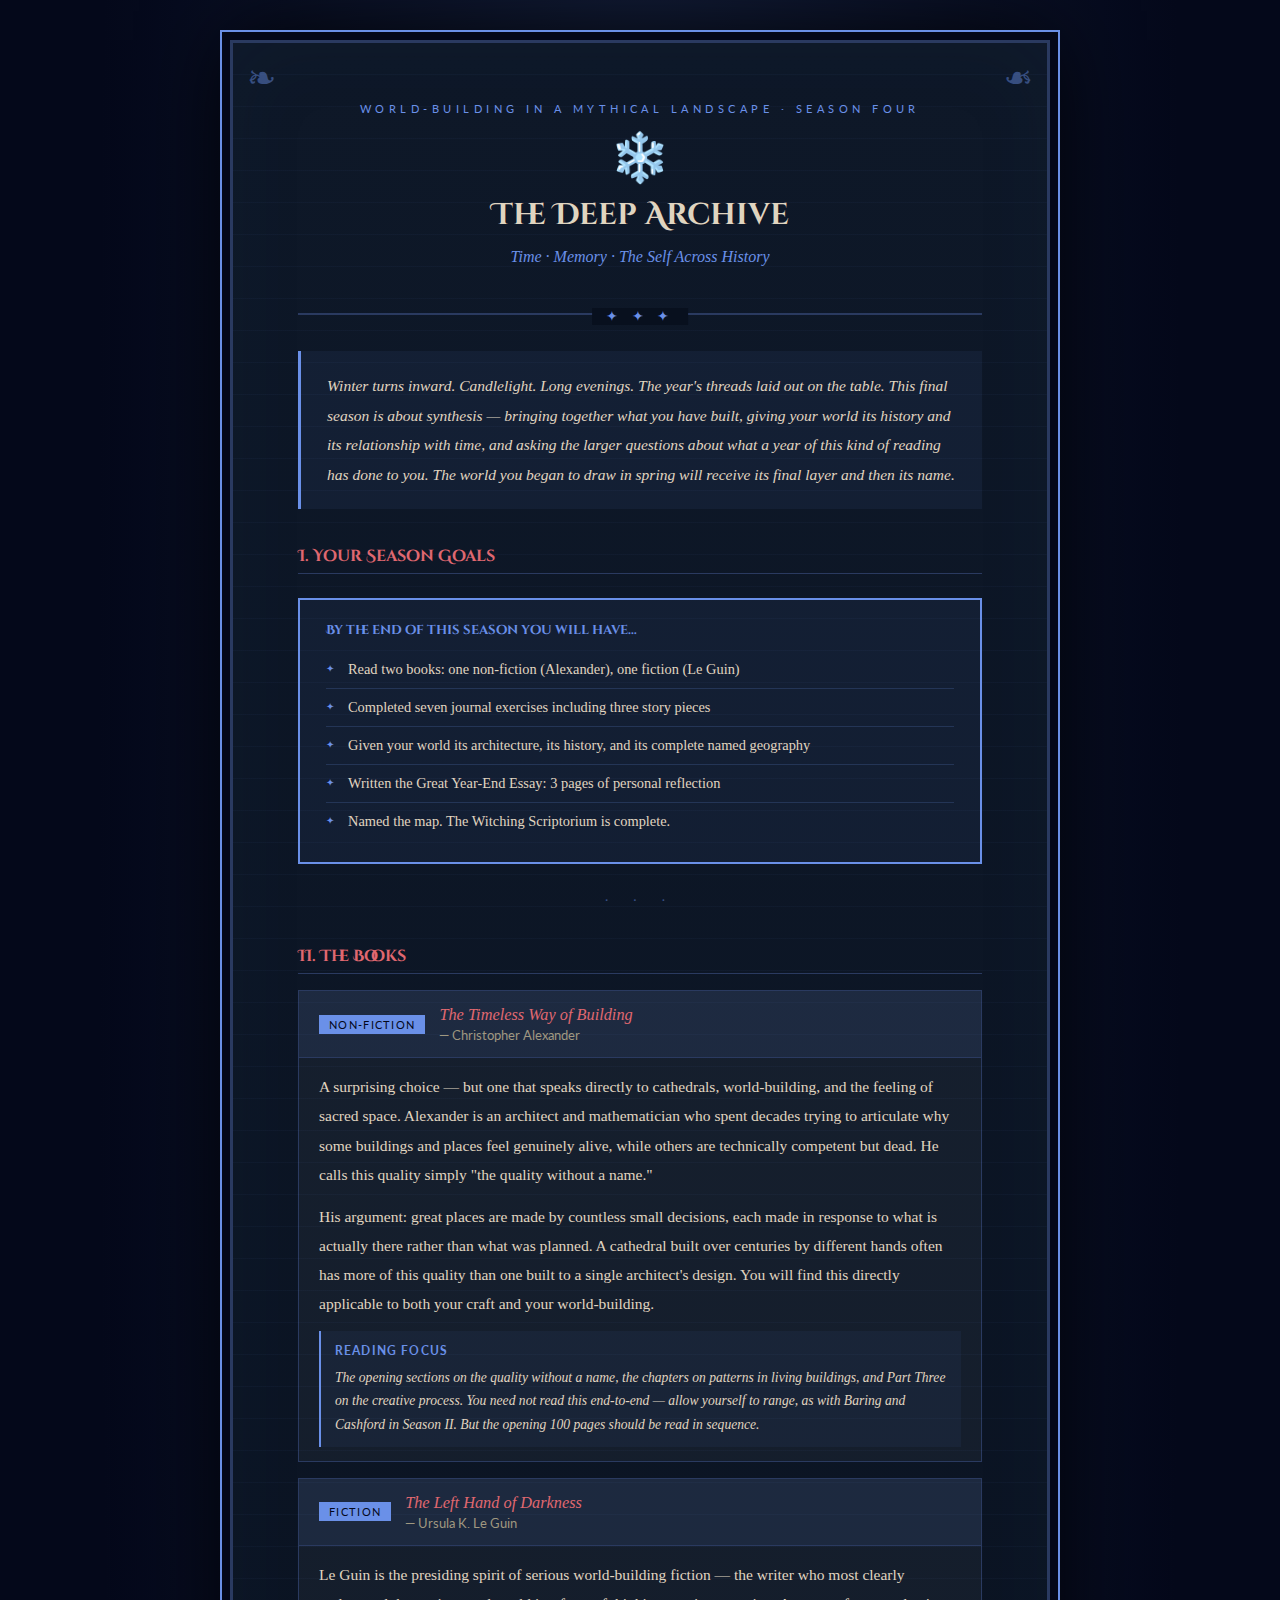
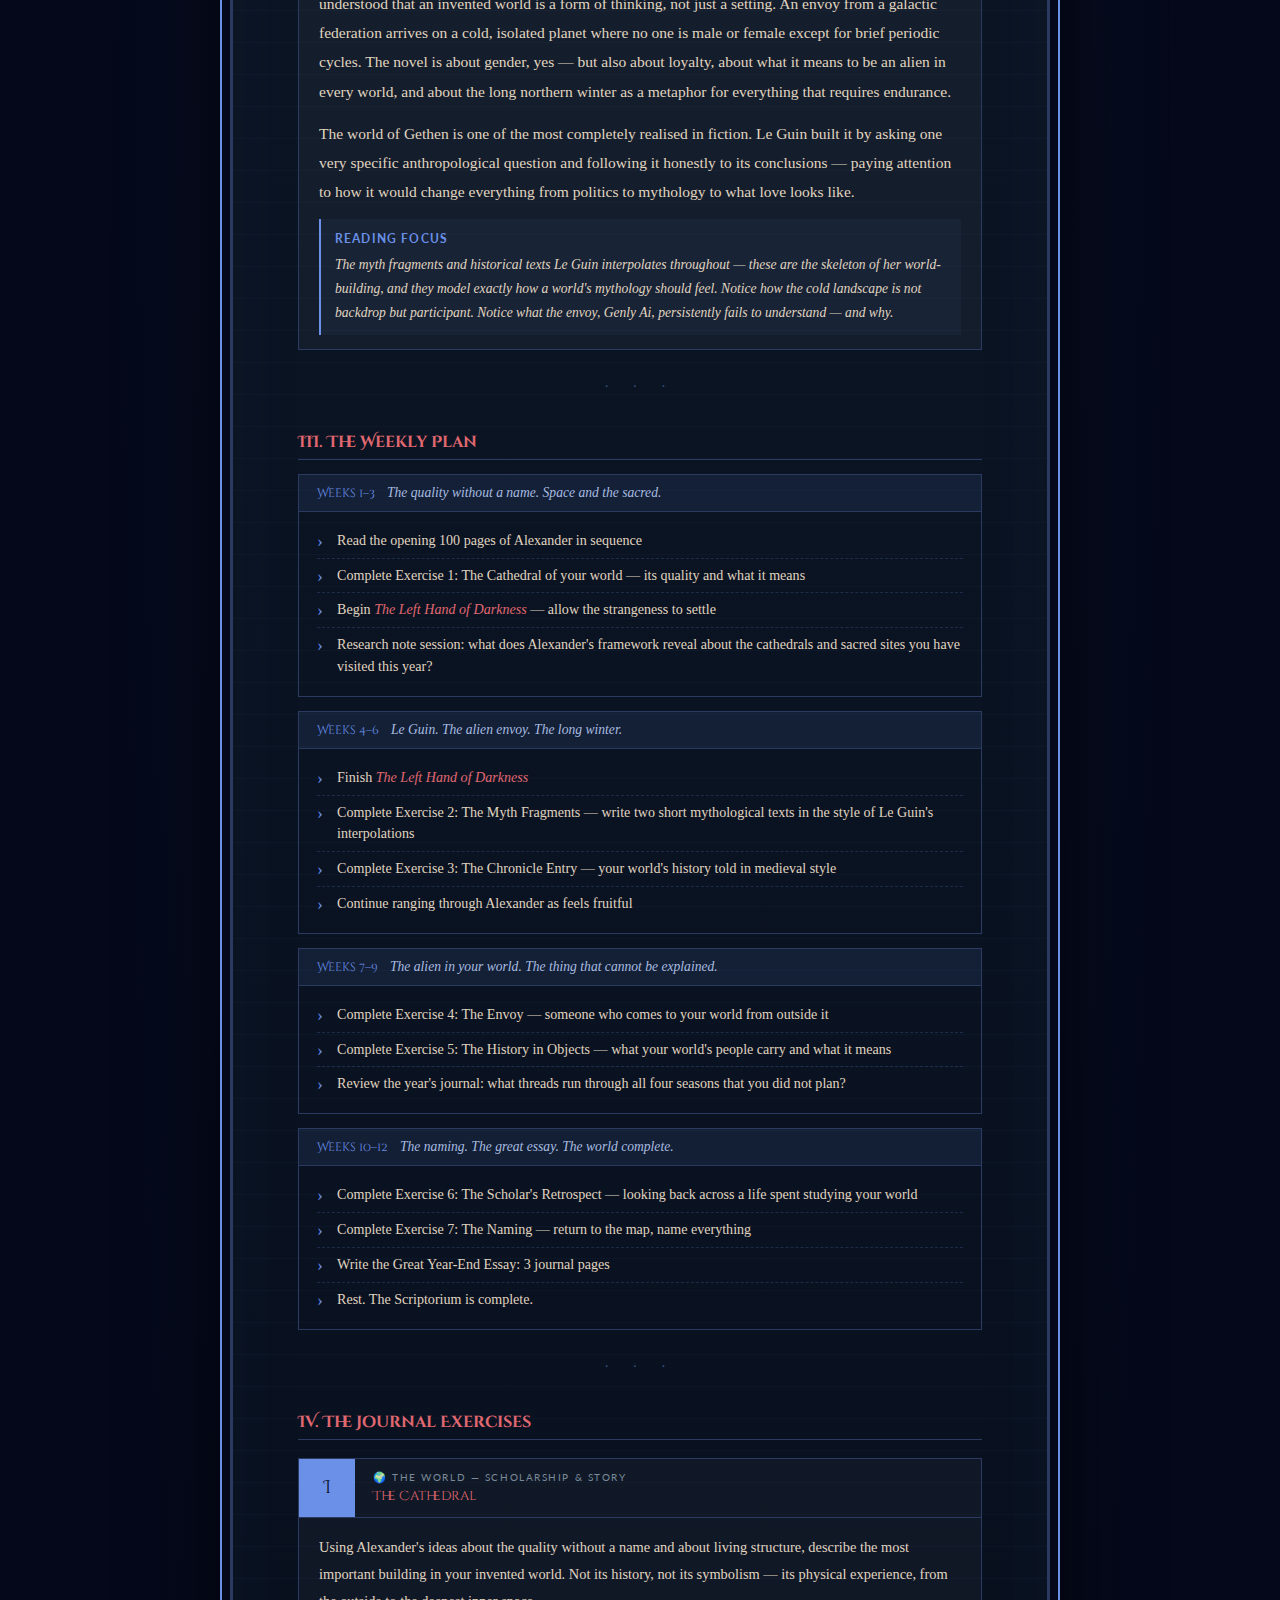
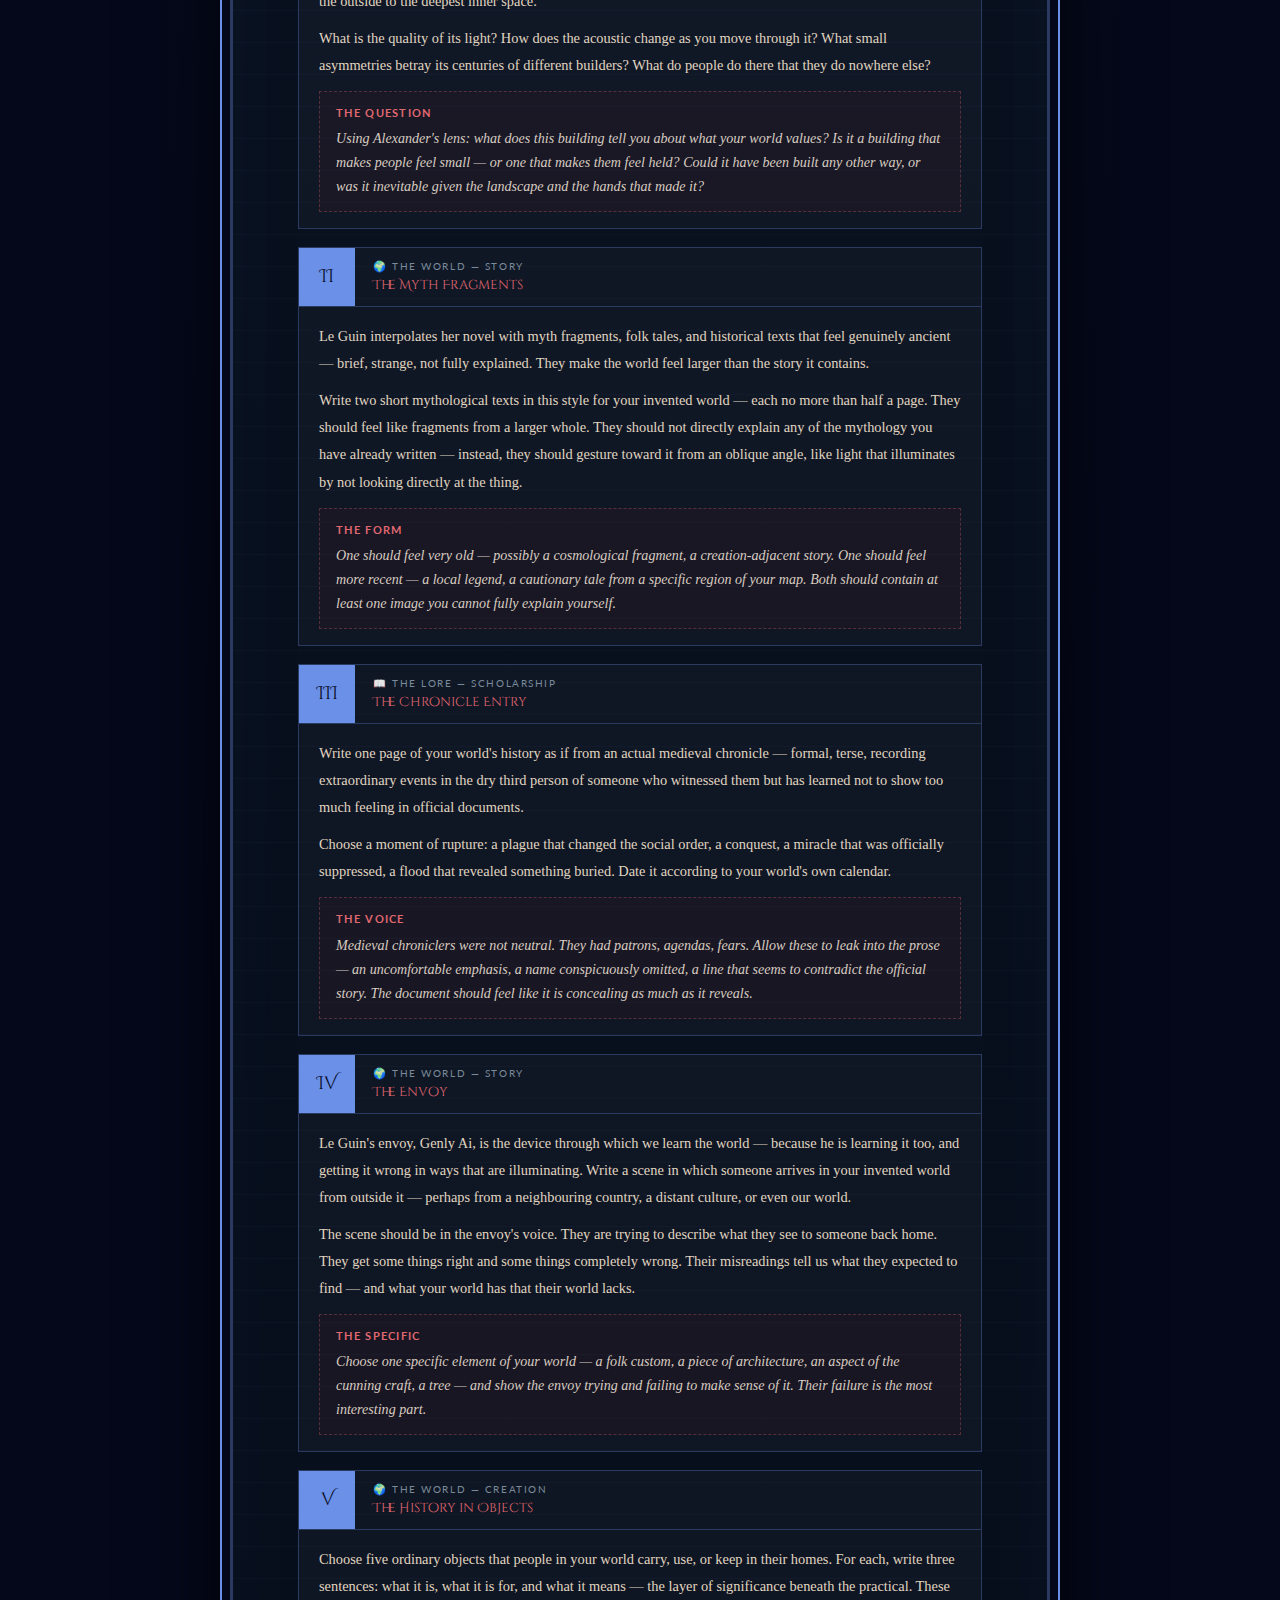
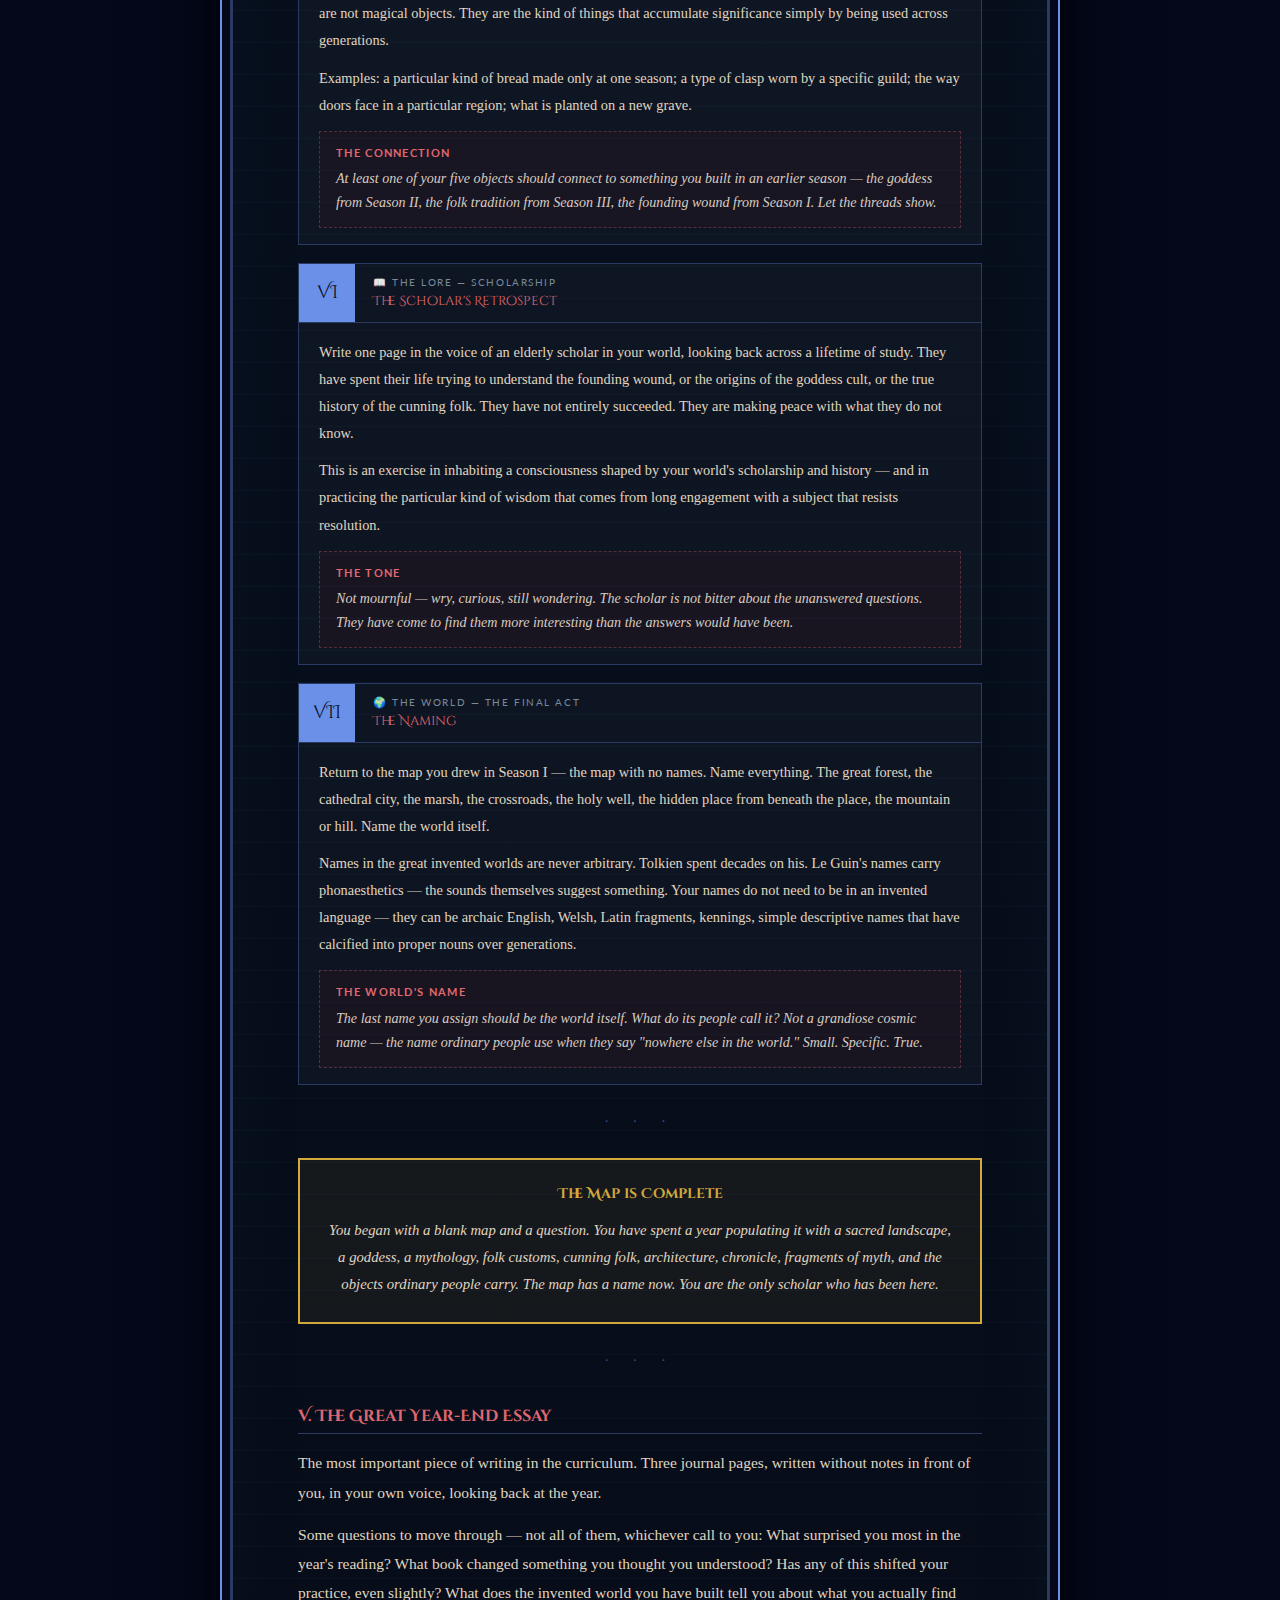
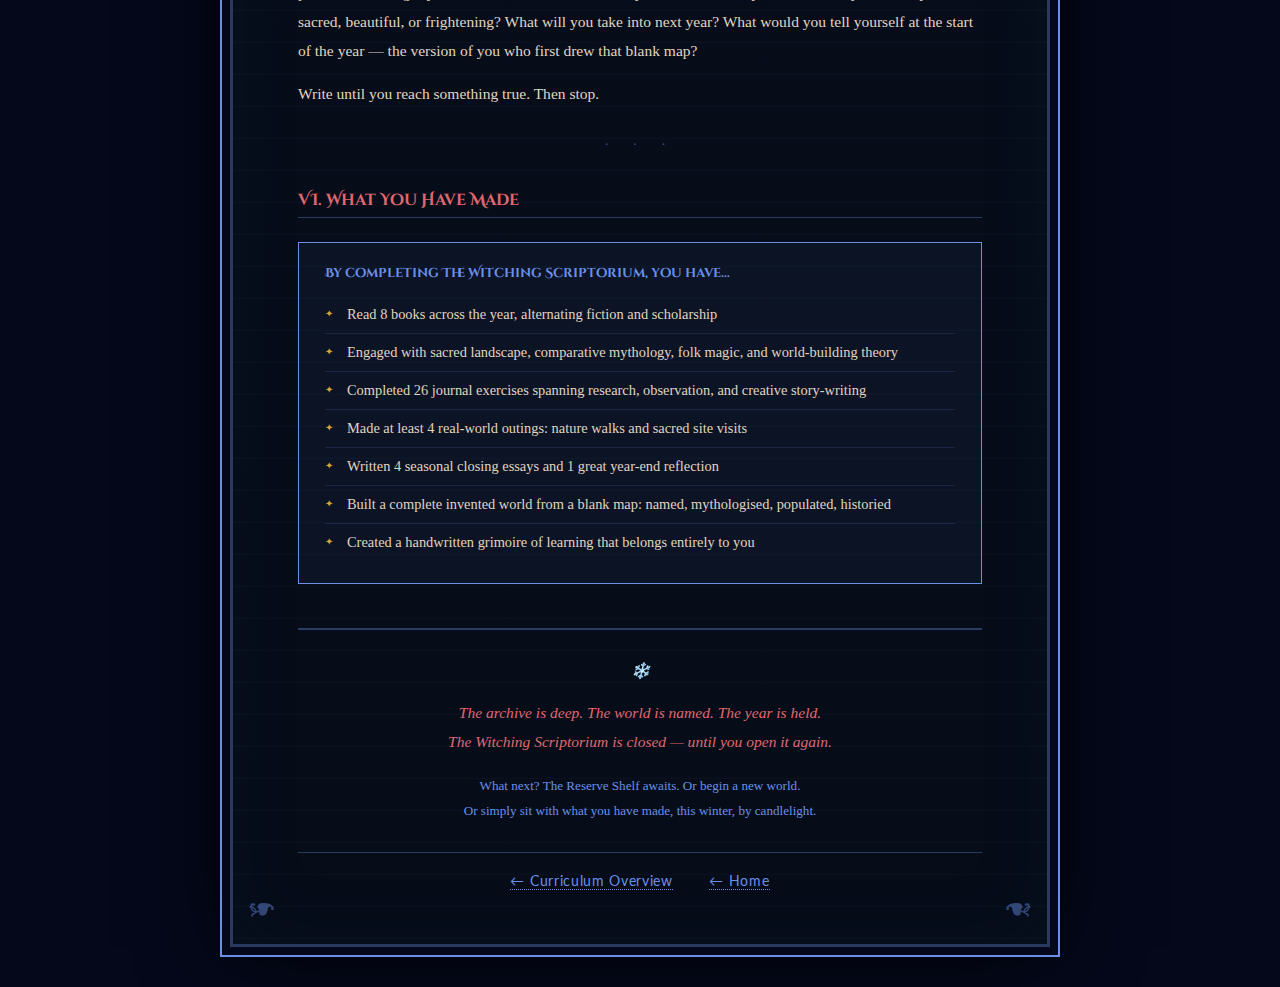
<file: curriculum_season4.html>
<!DOCTYPE html>
<html lang="en">
<head>
<meta charset="UTF-8">
<meta name="viewport" content="width=device-width, initial-scale=1.0">
<title>Season IV — Winter: The Deep Archive</title>
<link href="https://fonts.googleapis.com/css2?family=IM+Fell+English:ital@0;1&family=Cinzel+Decorative:wght@400;700&family=Lato:ital,wght@0,300;0,400;1,300&display=swap" rel="stylesheet">
<link rel="stylesheet" href="styles.css">
<style>
  :root {
    --ink: #e0d5c0;
    --parchment: #08101e;
    --gold: #d4a83a;
    --season-color: #6a90e8;
    --crimson: #e06870;
    --border: #2a3a60;
    --mist: #7a8a9a;
  }
  * { margin: 0; padding: 0; box-sizing: border-box; }
  body {
    background: #04081a;
    background-image: radial-gradient(ellipse at 50% 10%, rgba(40,60,100,0.4) 0%, transparent 60%);
    font-family: 'IM Fell English', serif;
    color: var(--ink);
    padding: 40px 20px;
  }
  .page {
    max-width: 820px; margin: 0 auto;
    background: var(--parchment);
    background-image: linear-gradient(180deg, #0e1828 0%, #08101e 50%, #060c18 100%);
    border: 3px solid var(--border);
    box-shadow: 0 0 0 8px #04081a, 0 0 0 10px var(--season-color), 0 0 80px rgba(0,0,0,0.95), inset 0 0 80px rgba(40,60,100,0.08);
    padding: 55px 65px; position: relative; overflow: hidden;
  }
  .page::before {
    content: ''; position: absolute; top: 0; left: 0; right: 0; bottom: 0;
    background: repeating-linear-gradient(180deg, transparent, transparent 31px, rgba(106,144,232,0.04) 31px, rgba(106,144,232,0.04) 32px);
    pointer-events: none;
  }
  .corner { position: absolute; color: var(--season-color); opacity: 0.45; font-size: 2.2rem; }
  .corner.tl { top: 14px; left: 14px; }
  .corner.tr { top: 14px; right: 14px; transform: scaleX(-1); }
  .corner.bl { bottom: 14px; left: 14px; transform: scaleY(-1); }
  .corner.br { bottom: 14px; right: 14px; transform: scale(-1,-1); }

  .season-badge { text-align: center; margin-bottom: 36px; padding-bottom: 28px; border-bottom: 2px solid var(--border); position: relative; }
  .season-badge::after { content: '✦  ✦  ✦'; position: absolute; bottom: -12px; left: 50%; transform: translateX(-50%); background: var(--parchment); padding: 0 14px; color: var(--season-color); font-size: 0.85rem; letter-spacing: 5px; }
  .season-number { font-family: 'Lato', sans-serif; font-size: 0.7rem; letter-spacing: 0.4em; text-transform: uppercase; color: var(--season-color); margin-bottom: 10px; }
  .season-icon-large { font-size: 3rem; margin-bottom: 10px; display: block; }
  h1 { font-family: 'Cinzel Decorative', serif; font-size: 1.9rem; color: var(--ink); line-height: 1.25; margin-bottom: 8px; }
  .season-tagline { font-style: italic; color: var(--season-color); font-size: 1rem; }

  h2 { font-family: 'Cinzel Decorative', serif; font-size: 1rem; color: var(--crimson); margin: 36px 0 14px; padding-bottom: 6px; border-bottom: 1px solid var(--border); }
  h3 { font-family: 'Cinzel Decorative', serif; font-size: 0.8rem; color: var(--gold); margin: 22px 0 9px; }
  p { line-height: 1.88; margin-bottom: 13px; font-size: 0.97rem; }
  em { color: var(--crimson); }

  .intro-block { background: rgba(106,144,232,0.07); border-left: 3px solid var(--season-color); padding: 20px 26px; margin: 28px 0; font-style: italic; font-size: 0.97rem; line-height: 1.9; }

  .book-card { border: 1px solid var(--border); margin: 16px 0; background: rgba(255,255,255,0.04); }
  .book-card-header { background: rgba(106,144,232,0.1); padding: 14px 20px; border-bottom: 1px solid var(--border); display: flex; align-items: center; gap: 14px; }
  .book-type-badge { font-family: 'Lato', sans-serif; font-size: 0.68rem; letter-spacing: 0.12em; text-transform: uppercase; background: var(--season-color); color: #04081a; padding: 3px 10px; flex-shrink: 0; }
  .book-title-main { font-style: italic; color: var(--crimson); font-size: 1.02rem; }
  .book-author-main { font-family: 'Lato', sans-serif; font-size: 0.82rem; color: #a09880; margin-top: 2px; }
  .book-card-body { padding: 14px 20px; font-size: 0.9rem; line-height: 1.75; }
  .book-focus { margin-top: 10px; padding: 10px 14px; background: rgba(106,144,232,0.06); border-left: 2px solid var(--season-color); font-size: 0.85rem; font-style: italic; }
  .book-focus strong { font-style: normal; font-family: 'Lato', sans-serif; font-size: 0.72rem; letter-spacing: 0.1em; text-transform: uppercase; color: var(--season-color); display: block; margin-bottom: 4px; }

  .exercise { border: 1px solid var(--border); margin: 18px 0; background: rgba(255,255,255,0.03); }
  .exercise-header { display: grid; grid-template-columns: 56px 1fr; border-bottom: 1px solid var(--border); }
  .exercise-number { background: var(--season-color); color: #04081a; font-family: 'Cinzel Decorative', serif; font-size: 1.1rem; display: flex; align-items: center; justify-content: center; }
  .exercise-title-area { padding: 12px 18px; }
  .exercise-pillar { font-family: 'Lato', sans-serif; font-size: 0.65rem; letter-spacing: 0.15em; text-transform: uppercase; color: var(--mist); margin-bottom: 3px; }
  .exercise-title { font-family: 'Cinzel Decorative', serif; font-size: 0.82rem; color: var(--crimson); }
  .exercise-body { padding: 16px 20px; }
  .exercise-body p { font-size: 0.9rem; margin-bottom: 10px; }
  .exercise-body p:last-child { margin-bottom: 0; }
  .exercise-prompt { background: rgba(122,30,30,0.1); border: 1px dashed rgba(224,104,112,0.3); padding: 12px 16px; margin-top: 12px; font-style: italic; font-size: 0.88rem; line-height: 1.7; color: #d8ccc0; }
  .exercise-prompt strong { font-style: normal; display: block; font-family: 'Lato', sans-serif; font-size: 0.68rem; letter-spacing: 0.12em; text-transform: uppercase; color: var(--crimson); margin-bottom: 5px; }

  .week-block { border: 1px solid var(--border); margin: 14px 0; }
  .week-header { background: rgba(106,144,232,0.1); padding: 10px 18px; border-bottom: 1px solid var(--border); display: flex; align-items: center; gap: 12px; }
  .week-label { font-family: 'Cinzel Decorative', serif; font-size: 0.75rem; color: var(--season-color); }
  .week-theme { font-style: italic; font-size: 0.85rem; color: #a8bce0; }
  .week-body { padding: 12px 18px; }
  .week-tasks { list-style: none; }
  .week-tasks li { padding: 6px 0 6px 20px; position: relative; font-size: 0.88rem; line-height: 1.55; border-bottom: 1px dashed rgba(106,144,232,0.2); }
  .week-tasks li:last-child { border-bottom: none; }
  .week-tasks li::before { content: '›'; position: absolute; left: 0; color: var(--season-color); font-size: 1.1rem; top: 4px; }

  .divider { text-align: center; color: var(--season-color); letter-spacing: 10px; margin: 28px 0; opacity: 0.5; font-size: 0.9rem; }

  .goals-box { background: rgba(106,144,232,0.07); border: 2px solid var(--season-color); padding: 22px 26px; margin: 24px 0; }
  .goals-box h3 { color: var(--season-color); margin: 0 0 12px; }
  .goals-list { list-style: none; }
  .goals-list li { padding: 7px 0 7px 22px; position: relative; font-size: 0.9rem; line-height: 1.6; border-bottom: 1px solid rgba(106,144,232,0.2); }
  .goals-list li:last-child { border-bottom: none; }
  .goals-list li::before { content: '✦'; position: absolute; left: 0; color: var(--season-color); font-size: 0.65rem; top: 10px; }

  /* Final naming ceremony */
  .naming-box { background: rgba(212,168,58,0.07); border: 2px solid var(--gold); padding: 24px 28px; margin: 24px 0; text-align: center; }
  .naming-box h3 { color: var(--gold); font-size: 0.9rem; margin: 0 0 14px; }
  .naming-box p { font-style: italic; font-size: 0.92rem; line-height: 1.85; margin: 0; }

  /* Year completion block */
  .year-complete { background: rgba(106,144,232,0.06); border: 1px solid var(--season-color); padding: 22px 26px; margin: 24px 0; }
  .year-complete h3 { color: var(--season-color); margin: 0 0 14px; }
  .year-complete ul { list-style: none; }
  .year-complete ul li { padding: 7px 0 7px 22px; position: relative; font-size: 0.9rem; line-height: 1.6; border-bottom: 1px solid rgba(106,144,232,0.15); }
  .year-complete ul li:last-child { border-bottom: none; }
  .year-complete ul li::before { content: '✦'; position: absolute; left: 0; color: var(--gold); font-size: 0.65rem; top: 10px; }

  .closing { text-align: center; margin-top: 44px; padding-top: 26px; border-top: 2px solid var(--border); font-style: italic; font-size: 0.92rem; color: var(--season-color); line-height: 1.9; }
  @media(max-width:640px){ .page{padding:36px 24px;} h1{font-size:1.45rem;} }
</style>
</head>
<body>
<div class="page">
  <div class="corner tl">❧</div><div class="corner tr">❧</div>
  <div class="corner bl">❧</div><div class="corner br">❧</div>

  <div class="season-badge">
    <p class="season-number">World-Building in a Mythical Landscape · Season Four</p>
    <span class="season-icon-large">❄️</span>
    <h1>The Deep Archive</h1>
    <p class="season-tagline">Time · Memory · The Self Across History</p>
  </div>

  <div class="intro-block">
    Winter turns inward. Candlelight. Long evenings. The year's threads laid out on the table. This final season is about synthesis — bringing together what you have built, giving your world its history and its relationship with time, and asking the larger questions about what a year of this kind of reading has done to you. The world you began to draw in spring will receive its final layer and then its name.
  </div>

  <h2>I. Your Season Goals</h2>
  <div class="goals-box">
    <h3>By the end of this season you will have…</h3>
    <ul class="goals-list">
      <li>Read two books: one non-fiction (Alexander), one fiction (Le Guin)</li>
      <li>Completed seven journal exercises including three story pieces</li>
      <li>Given your world its architecture, its history, and its complete named geography</li>
      <li>Written the Great Year-End Essay: 3 pages of personal reflection</li>
      <li>Named the map. The Witching Scriptorium is complete.</li>
    </ul>
  </div>

  <div class="divider">· · ·</div>

  <h2>II. The Books</h2>

  <div class="book-card">
    <div class="book-card-header">
      <span class="book-type-badge">Non-fiction</span>
      <div>
        <div class="book-title-main">The Timeless Way of Building</div>
        <div class="book-author-main">— Christopher Alexander</div>
      </div>
    </div>
    <div class="book-card-body">
      <p>A surprising choice — but one that speaks directly to cathedrals, world-building, and the feeling of sacred space. Alexander is an architect and mathematician who spent decades trying to articulate why some buildings and places feel genuinely alive, while others are technically competent but dead. He calls this quality simply "the quality without a name."</p>
      <p>His argument: great places are made by countless small decisions, each made in response to what is actually there rather than what was planned. A cathedral built over centuries by different hands often has more of this quality than one built to a single architect's design. You will find this directly applicable to both your craft and your world-building.</p>
      <div class="book-focus">
        <strong>Reading focus</strong>
        The opening sections on the quality without a name, the chapters on patterns in living buildings, and Part Three on the creative process. You need not read this end-to-end — allow yourself to range, as with Baring and Cashford in Season II. But the opening 100 pages should be read in sequence.
      </div>
    </div>
  </div>

  <div class="book-card">
    <div class="book-card-header">
      <span class="book-type-badge">Fiction</span>
      <div>
        <div class="book-title-main">The Left Hand of Darkness</div>
        <div class="book-author-main">— Ursula K. Le Guin</div>
      </div>
    </div>
    <div class="book-card-body">
      <p>Le Guin is the presiding spirit of serious world-building fiction — the writer who most clearly understood that an invented world is a form of thinking, not just a setting. An envoy from a galactic federation arrives on a cold, isolated planet where no one is male or female except for brief periodic cycles. The novel is about gender, yes — but also about loyalty, about what it means to be an alien in every world, and about the long northern winter as a metaphor for everything that requires endurance.</p>
      <p>The world of Gethen is one of the most completely realised in fiction. Le Guin built it by asking one very specific anthropological question and following it honestly to its conclusions — paying attention to how it would change everything from politics to mythology to what love looks like.</p>
      <div class="book-focus">
        <strong>Reading focus</strong>
        The myth fragments and historical texts Le Guin interpolates throughout — these are the skeleton of her world-building, and they model exactly how a world's mythology should feel. Notice how the cold landscape is not backdrop but participant. Notice what the envoy, Genly Ai, persistently fails to understand — and why.
      </div>
    </div>
  </div>

  <div class="divider">· · ·</div>

  <h2>III. The Weekly Plan</h2>

  <div class="week-block">
    <div class="week-header">
      <span class="week-label">Weeks 1–3</span>
      <span class="week-theme">The quality without a name. Space and the sacred.</span>
    </div>
    <div class="week-body">
      <ul class="week-tasks">
        <li>Read the opening 100 pages of Alexander in sequence</li>
        <li>Complete Exercise 1: The Cathedral of your world — its quality and what it means</li>
        <li>Begin <em>The Left Hand of Darkness</em> — allow the strangeness to settle</li>
        <li>Research note session: what does Alexander's framework reveal about the cathedrals and sacred sites you have visited this year?</li>
      </ul>
    </div>
  </div>

  <div class="week-block">
    <div class="week-header">
      <span class="week-label">Weeks 4–6</span>
      <span class="week-theme">Le Guin. The alien envoy. The long winter.</span>
    </div>
    <div class="week-body">
      <ul class="week-tasks">
        <li>Finish <em>The Left Hand of Darkness</em></li>
        <li>Complete Exercise 2: The Myth Fragments — write two short mythological texts in the style of Le Guin's interpolations</li>
        <li>Complete Exercise 3: The Chronicle Entry — your world's history told in medieval style</li>
        <li>Continue ranging through Alexander as feels fruitful</li>
      </ul>
    </div>
  </div>

  <div class="week-block">
    <div class="week-header">
      <span class="week-label">Weeks 7–9</span>
      <span class="week-theme">The alien in your world. The thing that cannot be explained.</span>
    </div>
    <div class="week-body">
      <ul class="week-tasks">
        <li>Complete Exercise 4: The Envoy — someone who comes to your world from outside it</li>
        <li>Complete Exercise 5: The History in Objects — what your world's people carry and what it means</li>
        <li>Review the year's journal: what threads run through all four seasons that you did not plan?</li>
      </ul>
    </div>
  </div>

  <div class="week-block">
    <div class="week-header">
      <span class="week-label">Weeks 10–12</span>
      <span class="week-theme">The naming. The great essay. The world complete.</span>
    </div>
    <div class="week-body">
      <ul class="week-tasks">
        <li>Complete Exercise 6: The Scholar's Retrospect — looking back across a life spent studying your world</li>
        <li>Complete Exercise 7: The Naming — return to the map, name everything</li>
        <li>Write the Great Year-End Essay: 3 journal pages</li>
        <li>Rest. The Scriptorium is complete.</li>
      </ul>
    </div>
  </div>

  <div class="divider">· · ·</div>

  <h2>IV. The Journal Exercises</h2>

  <!-- Exercise 1 -->
  <div class="exercise">
    <div class="exercise-header">
      <div class="exercise-number">I</div>
      <div class="exercise-title-area">
        <div class="exercise-pillar">🌍 The World — Scholarship & Story</div>
        <div class="exercise-title">The Cathedral</div>
      </div>
    </div>
    <div class="exercise-body">
      <p>Using Alexander's ideas about the quality without a name and about living structure, describe the most important building in your invented world. Not its history, not its symbolism — its physical experience, from the outside to the deepest inner space.</p>
      <p>What is the quality of its light? How does the acoustic change as you move through it? What small asymmetries betray its centuries of different builders? What do people do there that they do nowhere else?</p>
      <div class="exercise-prompt">
        <strong>The Question</strong>
        Using Alexander's lens: what does this building tell you about what your world values? Is it a building that makes people feel small — or one that makes them feel held? Could it have been built any other way, or was it inevitable given the landscape and the hands that made it?
      </div>
    </div>
  </div>

  <!-- Exercise 2 -->
  <div class="exercise">
    <div class="exercise-header">
      <div class="exercise-number">II</div>
      <div class="exercise-title-area">
        <div class="exercise-pillar">🌍 The World — Story</div>
        <div class="exercise-title">The Myth Fragments</div>
      </div>
    </div>
    <div class="exercise-body">
      <p>Le Guin interpolates her novel with myth fragments, folk tales, and historical texts that feel genuinely ancient — brief, strange, not fully explained. They make the world feel larger than the story it contains.</p>
      <p>Write two short mythological texts in this style for your invented world — each no more than half a page. They should feel like fragments from a larger whole. They should not directly explain any of the mythology you have already written — instead, they should gesture toward it from an oblique angle, like light that illuminates by not looking directly at the thing.</p>
      <div class="exercise-prompt">
        <strong>The Form</strong>
        One should feel very old — possibly a cosmological fragment, a creation-adjacent story. One should feel more recent — a local legend, a cautionary tale from a specific region of your map. Both should contain at least one image you cannot fully explain yourself.
      </div>
    </div>
  </div>

  <!-- Exercise 3 -->
  <div class="exercise">
    <div class="exercise-header">
      <div class="exercise-number">III</div>
      <div class="exercise-title-area">
        <div class="exercise-pillar">📖 The Lore — Scholarship</div>
        <div class="exercise-title">The Chronicle Entry</div>
      </div>
    </div>
    <div class="exercise-body">
      <p>Write one page of your world's history as if from an actual medieval chronicle — formal, terse, recording extraordinary events in the dry third person of someone who witnessed them but has learned not to show too much feeling in official documents.</p>
      <p>Choose a moment of rupture: a plague that changed the social order, a conquest, a miracle that was officially suppressed, a flood that revealed something buried. Date it according to your world's own calendar.</p>
      <div class="exercise-prompt">
        <strong>The Voice</strong>
        Medieval chroniclers were not neutral. They had patrons, agendas, fears. Allow these to leak into the prose — an uncomfortable emphasis, a name conspicuously omitted, a line that seems to contradict the official story. The document should feel like it is concealing as much as it reveals.
      </div>
    </div>
  </div>

  <!-- Exercise 4 -->
  <div class="exercise">
    <div class="exercise-header">
      <div class="exercise-number">IV</div>
      <div class="exercise-title-area">
        <div class="exercise-pillar">🌍 The World — Story</div>
        <div class="exercise-title">The Envoy</div>
      </div>
    </div>
    <div class="exercise-body">
      <p>Le Guin's envoy, Genly Ai, is the device through which we learn the world — because he is learning it too, and getting it wrong in ways that are illuminating. Write a scene in which someone arrives in your invented world from outside it — perhaps from a neighbouring country, a distant culture, or even our world.</p>
      <p>The scene should be in the envoy's voice. They are trying to describe what they see to someone back home. They get some things right and some things completely wrong. Their misreadings tell us what they expected to find — and what your world has that their world lacks.</p>
      <div class="exercise-prompt">
        <strong>The Specific</strong>
        Choose one specific element of your world — a folk custom, a piece of architecture, an aspect of the cunning craft, a tree — and show the envoy trying and failing to make sense of it. Their failure is the most interesting part.
      </div>
    </div>
  </div>

  <!-- Exercise 5 -->
  <div class="exercise">
    <div class="exercise-header">
      <div class="exercise-number">V</div>
      <div class="exercise-title-area">
        <div class="exercise-pillar">🌍 The World — Creation</div>
        <div class="exercise-title">The History in Objects</div>
      </div>
    </div>
    <div class="exercise-body">
      <p>Choose five ordinary objects that people in your world carry, use, or keep in their homes. For each, write three sentences: what it is, what it is for, and what it means — the layer of significance beneath the practical. These are not magical objects. They are the kind of things that accumulate significance simply by being used across generations.</p>
      <p>Examples: a particular kind of bread made only at one season; a type of clasp worn by a specific guild; the way doors face in a particular region; what is planted on a new grave.</p>
      <div class="exercise-prompt">
        <strong>The Connection</strong>
        At least one of your five objects should connect to something you built in an earlier season — the goddess from Season II, the folk tradition from Season III, the founding wound from Season I. Let the threads show.
      </div>
    </div>
  </div>

  <!-- Exercise 6 -->
  <div class="exercise">
    <div class="exercise-header">
      <div class="exercise-number">VI</div>
      <div class="exercise-title-area">
        <div class="exercise-pillar">📖 The Lore — Scholarship</div>
        <div class="exercise-title">The Scholar's Retrospect</div>
      </div>
    </div>
    <div class="exercise-body">
      <p>Write one page in the voice of an elderly scholar in your world, looking back across a lifetime of study. They have spent their life trying to understand the founding wound, or the origins of the goddess cult, or the true history of the cunning folk. They have not entirely succeeded. They are making peace with what they do not know.</p>
      <p>This is an exercise in inhabiting a consciousness shaped by your world's scholarship and history — and in practicing the particular kind of wisdom that comes from long engagement with a subject that resists resolution.</p>
      <div class="exercise-prompt">
        <strong>The Tone</strong>
        Not mournful — wry, curious, still wondering. The scholar is not bitter about the unanswered questions. They have come to find them more interesting than the answers would have been.
      </div>
    </div>
  </div>

  <!-- Exercise 7 -->
  <div class="exercise">
    <div class="exercise-header">
      <div class="exercise-number">VII</div>
      <div class="exercise-title-area">
        <div class="exercise-pillar">🌍 The World — The Final Act</div>
        <div class="exercise-title">The Naming</div>
      </div>
    </div>
    <div class="exercise-body">
      <p>Return to the map you drew in Season I — the map with no names. Name everything. The great forest, the cathedral city, the marsh, the crossroads, the holy well, the hidden place from beneath the place, the mountain or hill. Name the world itself.</p>
      <p>Names in the great invented worlds are never arbitrary. Tolkien spent decades on his. Le Guin's names carry phonaesthetics — the sounds themselves suggest something. Your names do not need to be in an invented language — they can be archaic English, Welsh, Latin fragments, kennings, simple descriptive names that have calcified into proper nouns over generations.</p>
      <div class="exercise-prompt">
        <strong>The World's Name</strong>
        The last name you assign should be the world itself. What do its people call it? Not a grandiose cosmic name — the name ordinary people use when they say "nowhere else in the world." Small. Specific. True.
      </div>
    </div>
  </div>

  <div class="divider">· · ·</div>

  <div class="naming-box">
    <h3>The Map is Complete</h3>
    <p>You began with a blank map and a question. You have spent a year populating it with a sacred landscape, a goddess, a mythology, folk customs, cunning folk, architecture, chronicle, fragments of myth, and the objects ordinary people carry. The map has a name now. You are the only scholar who has been here.</p>
  </div>

  <div class="divider">· · ·</div>

  <h2>V. The Great Year-End Essay</h2>
  <p>The most important piece of writing in the curriculum. Three journal pages, written without notes in front of you, in your own voice, looking back at the year.</p>
  <p>Some questions to move through — not all of them, whichever call to you: What surprised you most in the year's reading? What book changed something you thought you understood? Has any of this shifted your practice, even slightly? What does the invented world you have built tell you about what you actually find sacred, beautiful, or frightening? What will you take into next year? What would you tell yourself at the start of the year — the version of you who first drew that blank map?</p>
  <p>Write until you reach something true. Then stop.</p>

  <div class="divider">· · ·</div>

  <h2>VI. What You Have Made</h2>
  <div class="year-complete">
    <h3>By completing The Witching Scriptorium, you have…</h3>
    <ul>
      <li>Read 8 books across the year, alternating fiction and scholarship</li>
      <li>Engaged with sacred landscape, comparative mythology, folk magic, and world-building theory</li>
      <li>Completed 26 journal exercises spanning research, observation, and creative story-writing</li>
      <li>Made at least 4 real-world outings: nature walks and sacred site visits</li>
      <li>Written 4 seasonal closing essays and 1 great year-end reflection</li>
      <li>Built a complete invented world from a blank map: named, mythologised, populated, historied</li>
      <li>Created a handwritten grimoire of learning that belongs entirely to you</li>
    </ul>
  </div>

  <div class="closing">
    <p>❄️</p>
    <p style="margin-top:10px;"><em>The archive is deep. The world is named. The year is held.<br>The Witching Scriptorium is closed — until you open it again.</em></p>
    <p style="margin-top:18px; font-size:0.82rem; color: #6a90e8; font-style:normal;">
      What next? The Reserve Shelf awaits. Or begin a new world.<br>Or simply sit with what you have made, this winter, by candlelight.
    </p>
  </div>

  <div style="margin-top: 28px; padding-top: 20px; border-top: 1px solid var(--border); text-align: center; font-family: 'Lato', sans-serif; font-size: 0.85rem; letter-spacing: 0.05em;">
    <a href="curriculum.html" style="color: var(--season-color); text-decoration: none; border-bottom: 1px dotted var(--season-color); margin: 0 16px;">← Curriculum Overview</a>
    <a href="index.html" style="color: var(--season-color); text-decoration: none; border-bottom: 1px dotted var(--season-color); margin: 0 16px;">← Home</a>
  </div>
</div>
</body>
</html>
</file>
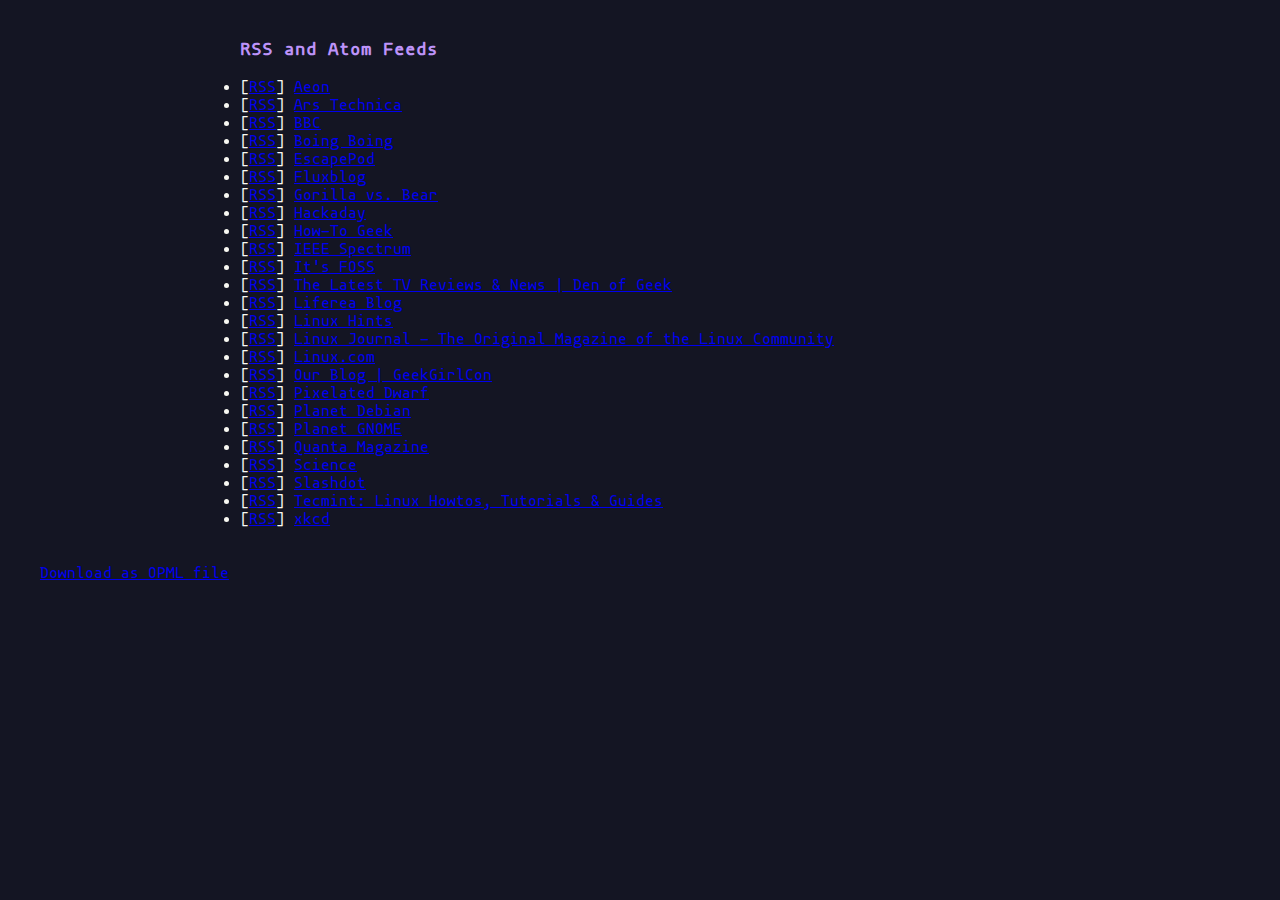
<file: feeds.html>
<!DOCTYPE html>
<html lang="en">

    <head>
        <meta charset="UTF-8">
        <meta name="viewport" content="width=device-width, initial-scale=1.0">
        <title>RSS and Atom Feeds</title>
        <link rel="stylesheet" href="styles.css">
        <style>
            @font-face {
                font-family: 'NerdFont';
                src: url('MononokiNerdFont-Regular.ttf') format('truetype');
                font-weight: normal;
                font-style: normal;
            }
        </style>
    </head>

	<body>
		<div class="container">
    		<div class="blurb">
          <h3>RSS and Atom Feeds</h3>
            <li>[<a href="https://aeon.co/feed.rss">RSS</a>] <a href="https://aeon.co">Aeon</a></li>
            <li>[<a href="https://feeds.arstechnica.com/arstechnica/index">RSS</a>] <a href="https://arstechnica.com">Ars Technica</a></li>
            <li>[<a href="https://feeds.bbci.co.uk/news/rss.xml?edition=int">RSS</a>] <a href="https://www.bbc.co.uk/news">BBC</a></li>
            <li>[<a href="https://boingboing.net/feed">RSS</a>] <a href="https://boingboing.net/">Boing Boing</a></li>
            <li>[<a href="https://escapepod.org/feed/atom/">RSS</a>] <a href="https://escapepod.org">EscapePod</a></li>
            <li>[<a href="http://www.fluxblog.org/feed">RSS</a>] <a href="http://www.fluxblog.org">Fluxblog</a></li>
            <li>[<a href="https://www.gorillavsbear.net/category/mp3/feed/">RSS</a>] <a href="https://www.gorillavsbear.net">Gorilla vs. Bear</a></li>
            <li>[<a href="https://hackaday.com/feed">RSS</a>] <a href="https://hackaday.com">Hackaday</a></li>
            <li>[<a href="https://howtogeek.com/feed">RSS</a>] <a href="https://www.howtogeek.com">How-To Geek</a></li>
            <li>[<a href="https://spectrum.ieee.org/feeds">RSS</a>] <a href="https://spectrum.ieee.org/">IEEE Spectrum</a></li>
            <li>[<a href="https://itsfoss.com/feed">RSS</a>] <a href="https://itsfoss.com/">It's FOSS</a></li>
            <li>[<a href="https://denofgeek.com/uk/feeds/tv">RSS</a>] <a href="https://www.denofgeek.com/tv/">The Latest TV Reviews & News | Den of Geek</a></li>
            <li>[<a href="https://feeds.feedburner.com/LifereaBlog">RSS</a>] <a href="https://lzone.de/liferea/blog/">Liferea Blog</a></li>
            <li>[<a href="https://linuxhint.com/feed">RSS</a>] <a href="https://linuxhint.com">Linux Hints</a></li>
            <li>[<a href="https://linuxjournal.com/node/feed">RSS</a>] <a href="https://www.linuxjournal.com/">Linux Journal - The Original Magazine of the Linux Community</a></li>
            <li>[<a href="https://linux.com/feed">RSS</a>] <a href="https://www.linux.com">Linux.com</a></li>
            <li>[<a href="https://geekgirlcon.com/blog/feed">RSS</a>] <a href="https://geekgirlcon.com">Our Blog | GeekGirlCon</a></li>
            <li>[<a href="https://pixelateddwarf.com/feed">RSS</a>] <a href="https://pixelateddwarf.com/">Pixelated Dwarf</a></li>
            <li>[<a href="https://planet.debian.org/rss20.xml">RSS</a>] <a href="https://planet.debian.org/">Planet Debian</a></li>
            <li>[<a href="https://planet.gnome.org/atom.xml">RSS</a>] <a href="https://planet.gnome.org/">Planet GNOME</a></li>
            <li>[<a href="https://api.quantamagazine.org/feed/">RSS</a>] <a href="https://www.quantamagazine.org">Quanta Magazine</a></li>
            <li>[<a href="https://www.sciencenews.org/feed">RSS</a>] <a href="https://www.sciencenews.org">Science</a></li>
            <li>[<a href="https://rss.slashdot.org/Slashdot/slashdotMain">RSS</a>] <a href="https://slashdot.org/">Slashdot</a></li>
            <li>[<a href="https://tecmint.com/feed">RSS</a>] <a href="https://www.tecmint.com">Tecmint: Linux Howtos, Tutorials & Guides</a></li>
            <li>[<a href="https://xkcd.com/atom.xml">RSS</a>] <a href="https://xkcd.com/">xkcd</a></li>
        </div>
		</div>
		<footer>
            <ul>
        		<p><a href="files/feedlist.opml">Download as OPML file</a></p>
			  </ul>
		</footer>
	</body>
</file>
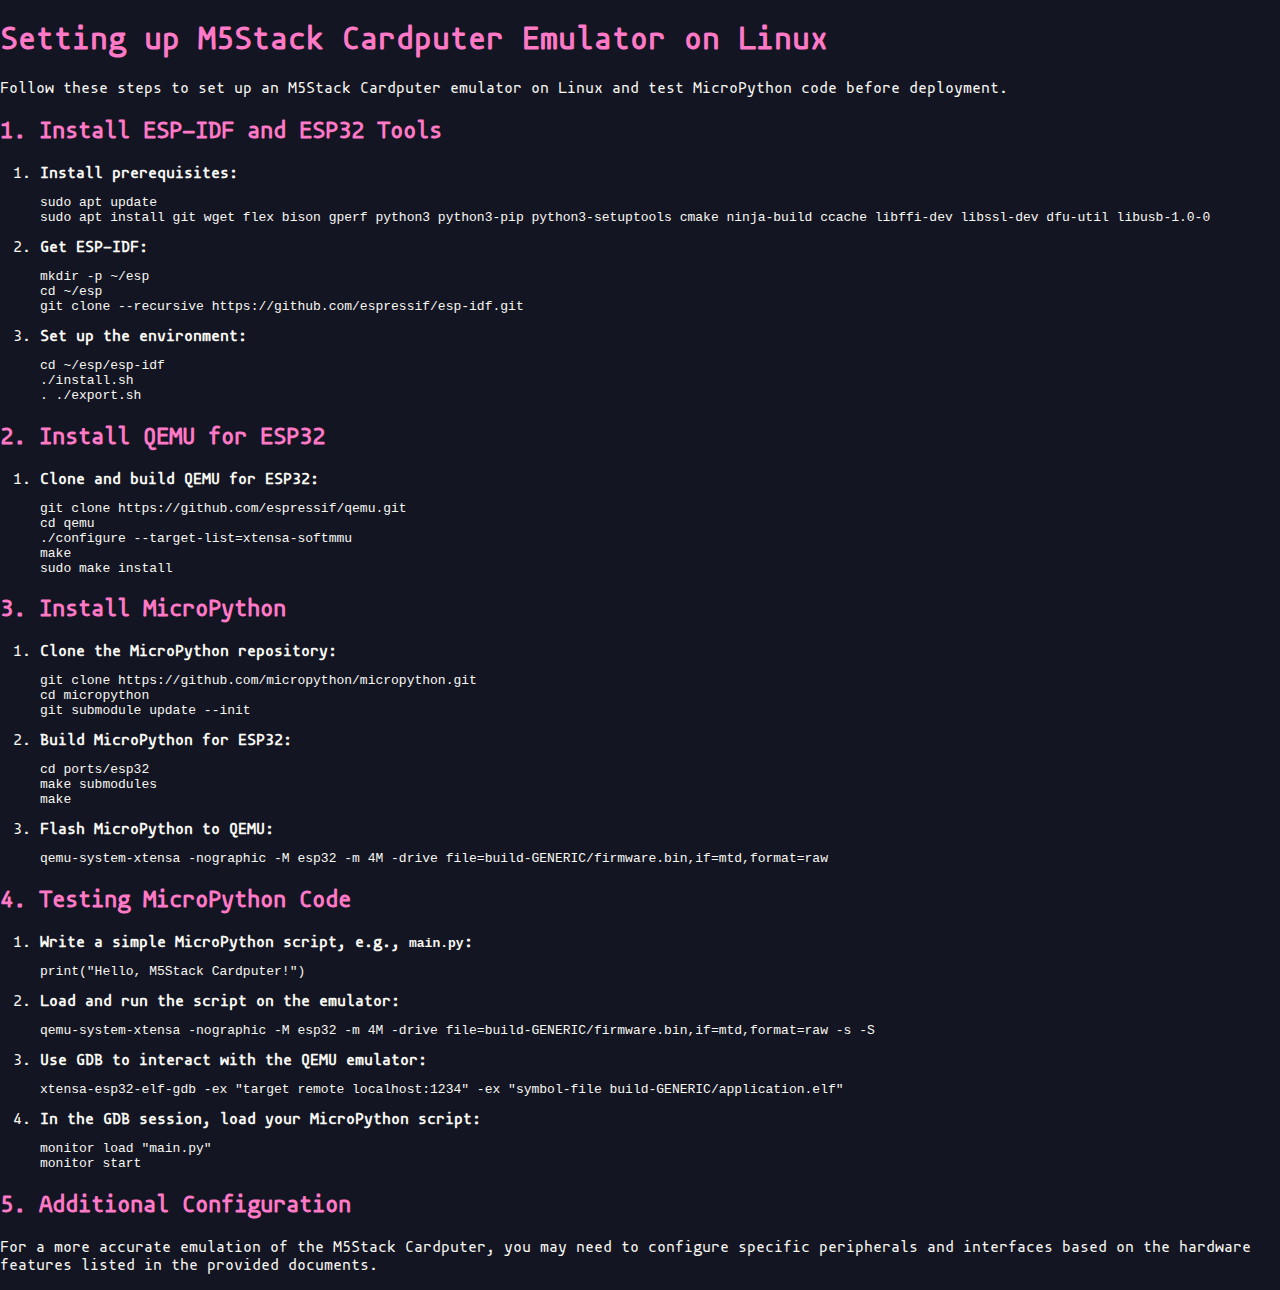
<file: m5stack-emulation.html>
<!DOCTYPE html>
<html lang="en">

    <head>
        <meta charset="UTF-8">
        <meta name="viewport" content="width=device-width, initial-scale=1.0">
        <title>m5stack Emulation</title>
        <link rel="stylesheet" href="styles.css">
        <style>
            @font-face {
                font-family: 'NerdFont';
                src: url('MononokiNerdFont-Regular.ttf') format('truetype');
                font-weight: normal;
                font-style: normal;
            }
        </style>
    </head>
<body>
    <h1>Setting up M5Stack Cardputer Emulator on Linux</h1>
    <p>Follow these steps to set up an M5Stack Cardputer emulator on Linux and test MicroPython code before deployment.</p>
    
    <h2>1. Install ESP-IDF and ESP32 Tools</h2>
    <ol>
        <li><strong>Install prerequisites:</strong>
            <pre><code>sudo apt update
sudo apt install git wget flex bison gperf python3 python3-pip python3-setuptools cmake ninja-build ccache libffi-dev libssl-dev dfu-util libusb-1.0-0</code></pre>
        </li>
        <li><strong>Get ESP-IDF:</strong>
            <pre><code>mkdir -p ~/esp
cd ~/esp
git clone --recursive https://github.com/espressif/esp-idf.git</code></pre>
        </li>
        <li><strong>Set up the environment:</strong>
            <pre><code>cd ~/esp/esp-idf
./install.sh
. ./export.sh</code></pre>
        </li>
    </ol>
    
    <h2>2. Install QEMU for ESP32</h2>
    <ol>
        <li><strong>Clone and build QEMU for ESP32:</strong>
            <pre><code>git clone https://github.com/espressif/qemu.git
cd qemu
./configure --target-list=xtensa-softmmu
make
sudo make install</code></pre>
        </li>
    </ol>
    
    <h2>3. Install MicroPython</h2>
    <ol>
        <li><strong>Clone the MicroPython repository:</strong>
            <pre><code>git clone https://github.com/micropython/micropython.git
cd micropython
git submodule update --init</code></pre>
        </li>
        <li><strong>Build MicroPython for ESP32:</strong>
            <pre><code>cd ports/esp32
make submodules
make</code></pre>
        </li>
        <li><strong>Flash MicroPython to QEMU:</strong>
            <pre><code>qemu-system-xtensa -nographic -M esp32 -m 4M -drive file=build-GENERIC/firmware.bin,if=mtd,format=raw</code></pre>
        </li>
    </ol>
    
    <h2>4. Testing MicroPython Code</h2>
    <ol>
        <li><strong>Write a simple MicroPython script, e.g., <code>main.py</code>:</strong>
            <pre><code>print("Hello, M5Stack Cardputer!")</code></pre>
        </li>
        <li><strong>Load and run the script on the emulator:</strong>
            <pre><code>qemu-system-xtensa -nographic -M esp32 -m 4M -drive file=build-GENERIC/firmware.bin,if=mtd,format=raw -s -S</code></pre>
        </li>
        <li><strong>Use GDB to interact with the QEMU emulator:</strong>
            <pre><code>xtensa-esp32-elf-gdb -ex "target remote localhost:1234" -ex "symbol-file build-GENERIC/application.elf"</code></pre>
        </li>
        <li><strong>In the GDB session, load your MicroPython script:</strong>
            <pre><code>monitor load "main.py"
monitor start</code></pre>
        </li>
    </ol>
    
    <h2>5. Additional Configuration</h2>
    <p>For a more accurate emulation of the M5Stack Cardputer, you may need to configure specific peripherals and interfaces based on the hardware features listed in the provided documents.</p>
</body>
</html>
</file>
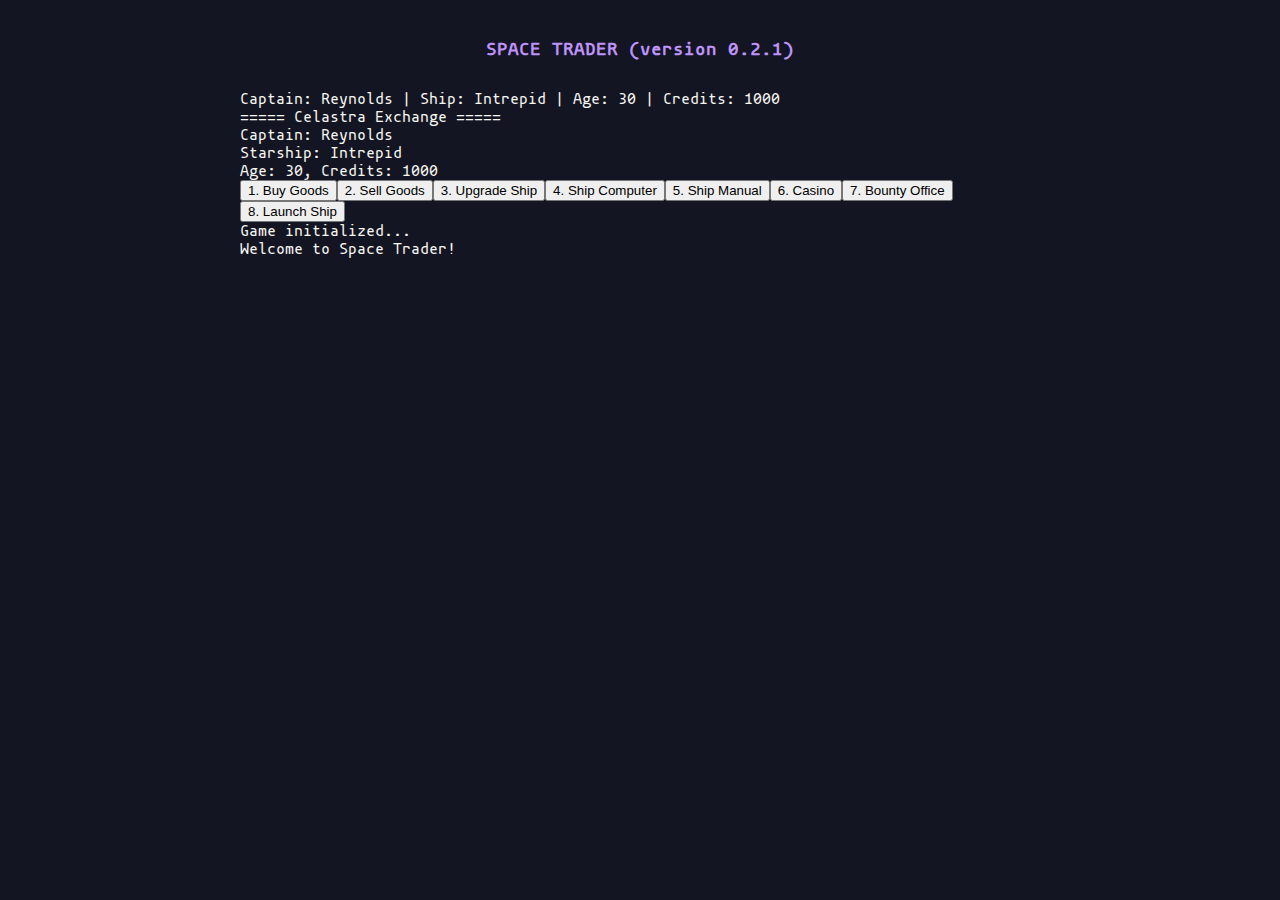
<file: spacetrader.html>
<!DOCTYPE html>
<html lang="en">
<head>
    <meta charset="UTF-8">
    <meta name="viewport" content="width=device-width, initial-scale=1.0">
    <title>Space Trader</title>
    <link rel="stylesheet" href="styles.css">
    <style>
        @font-face {
            font-family: 'NerdFont';
            src: url('MononokiNerdFont-Regular.ttf') format('truetype');
            font-weight: normal;
            font-style: normal;
        }
    </style>
</head>
<body>
    <div class="container">
        <header>
            <h3>SPACE TRADER (version 0.2.1)</h3>
        </header>

        <div class="status-bar" id="status">
            Captain: Reynolds | Ship: Intrepid | Age: 30 | Credits: 1000
        </div>

        <div class="game-screen" id="gameScreen">
            Welcome to Space Trader!<br>
            Navigate the galaxy, trade goods, and build your fortune!
        </div>

        <div class="menu-options" id="menuOptions">
            <!-- Menu buttons will be generated here -->
        </div>

        <div class="log" id="gameLog">
            Game initialized...<br>
        </div>
    </div>

    <!-- Space Trader Game - MVC Structure -->
    <script src="spacetrader/model.js"></script>
    <script src="spacetrader/view.js"></script>
    <script src="spacetrader/controller.js"></script>
    <script src="spacetrader/main.js"></script>
</body>
</html>
</file>
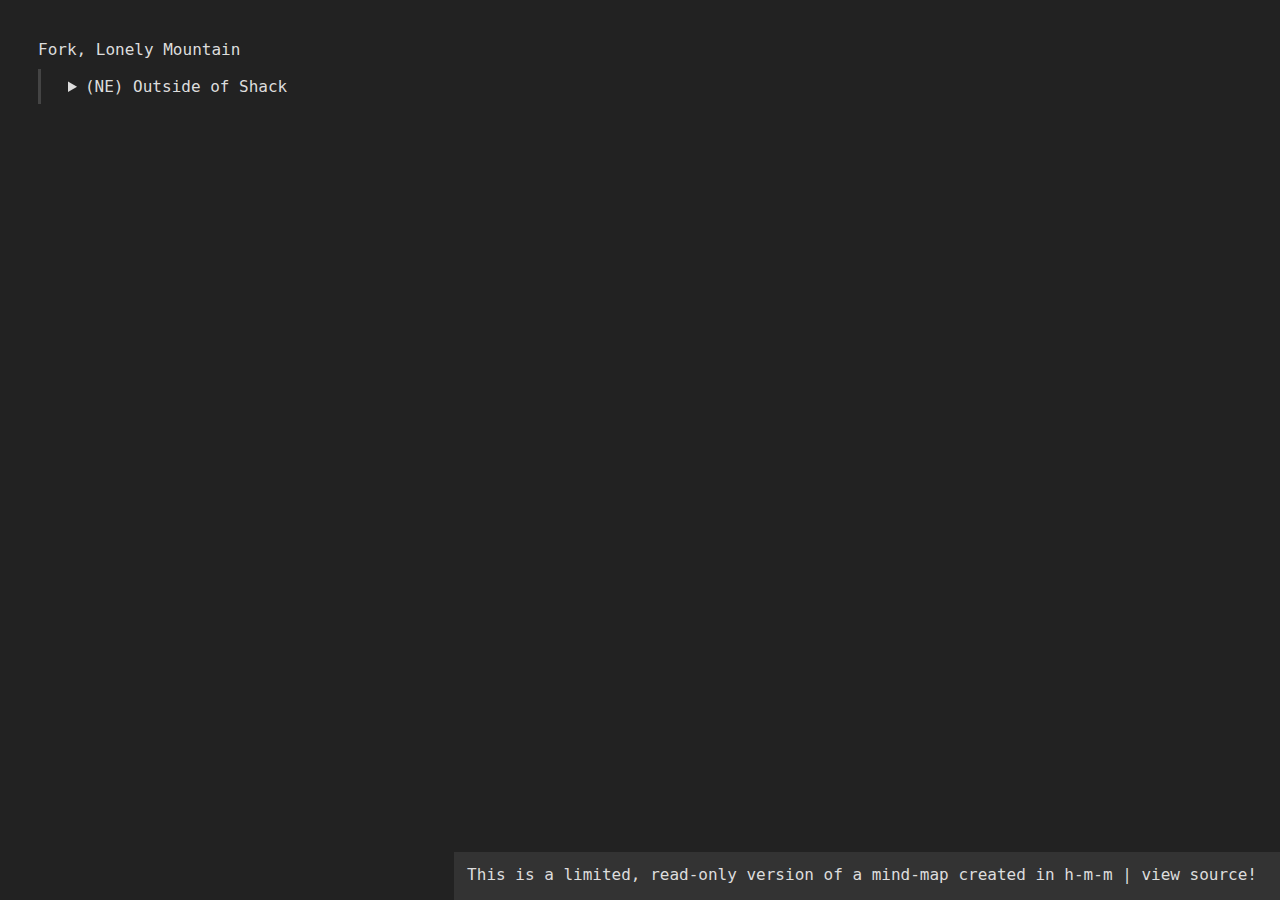
<file: files/enchanter_map.html>
<!DOCTYPE html><html lang=en><head><title>Fork, Lonely Mountain</title><meta charset="UTF-8"><meta name=viewport content="width=device-width,initial-scale=1,user-scalable=yes"><style>body { background-color: #222; color: #ddd; padding: 0; font-size: 16px; }* {font-family:monospace}#root {margin:10px 0}p:before { content: "━ "; }p, summary { padding: 8px; margin: 0; font-size: 16px; }details, p { padding-left: 29px; border-left: 3px solid #444; font-size:16px; }summary { margin-left: -10px; cursor: pointer; }summary:hover, p:hover { color: #fbc531; }details:hover, p:hover { border-color: #e1b12c; }#source { position: fixed; bottom: 0; right: 0; padding: 5px 15px 8px 15px; margin: 100px 0 0 0; }#source { background-color: #333; border: none; box-sizing: border-box;}#source > summary { list-style: none; }#source[open] { position: static; margin: 100px 0 0 0; font-size: 16px; }#map { margin: 40px 30px; }</style></head><body><div id=map><div id=root>Fork, Lonely Mountain</div><details><summary>(NE) Outside of Shack</summary><p>(enter) Inside Shack - oven</p><details><summary>(NE) Trail</summary><details><summary>(SE) Trail Head - sign</summary><p>(NE) Shady Brook - old Lingolf house, water</p><details><summary>(SE) Eastern Fork</summary><details><summary>(SW) Village Outskirts</summary><details><summary>(SW) Deserted Village - hovel, trail</summary><p>(enter hovel) Hovel - crone, pot, resrov scroll</p><details><summary>(N) Mountain Trail</summary><p>(N) Lonely Mountain - view of castle</p></details><details><summary>(SW) Loop</summary><details><summary>(NW) Dusty Trail</summary><p>(NW) Return to Beginning (Fork, Lonely Mountain)</p></details></details></details></details><details><summary>(E) Western Road</summary><details><summary>(E) Outside Gate - castle, chained iron gate (spell - rezrov)</summary><details><summary>(E) Inside Gate - to courtyard and interior</summary><details><summary>(N) Pebbled Path (spell - cast frotz on lantern)</summary><details><summary>(N) Northwest Tower</summary><details><summary>(E) Hall of Mirrors One, cast zifmia then vaxum on adventurer, then show him the spoon (may appear in any of the Mirror rooms)</summary><details><summary>(E) Hall of Mirrors Two</summary><details><summary>(E) Hall of Mirrors Three</summary><details><summary>(E) Hall of Mirrors Four</summary><details><summary>(E) North Gate, cast rezrov on gate</summary><details><summary>(N) Forest, cast zifmia on shredded scroll</summary><p>(E) Swamp, cast nitfol on frog</p></details><details><summary>(E) Guarded Door, ask adventurer to open door</summary><p>(N) Map Room</p></details></details></details></details></details></details><p>(Up) Jewel Room, cast rezrov on ornamental egg</p></details></details><details><summary>(S) West Hall</summary><details><summary>(S) Southwest Tower</summary><details><summary>(E) South Hall</summary><details><summary>(N) Closet, take bound box</summary><details><summary>(N) Courtyard</summary><details><summary>(E) Courtyard</summary><details><summary>(E) Cell (Temple),'cast ozmoo on me'</summary><details><summary>(Exit) Altar, 'cast exex on me'</summary><details><summary>(Down) Temple, open south door</summary><details><summary>(E) Courtyard</summary><details><summary>(SW) Courtyard</summary><details><summary>(W) Courtyard</summary><details><summary>(W) Courtyard</summary><p>(W) Inside Gate</p></details></details></details><details><summary>(E) Junction</summary><p>(N) Library, examine rat tracks, reach into hole (gondar scroll)</p></details></details><p>(S) Cell, retrieve possessions, cast melbor on yourself, cast frotz on dagger</p></details></details></details></details></details></details><details><summary>(S) Dungeon</summary><details><summary>(N) Cell, remove block to reveal passage</summary><p>(E) Secret Passage,</p></details></details><details><summary>(E) Gallery - extinguish lantern, remove portrait</summary><details><summary>(E) South Gate</summary><details><summary>(S) Meadow</summary><p>(SE) Beach, cast nitfol on turtle (follow me)</p></details><details><summary>(E) Tower</summary><p>(UP) Engine Room, cast exex on turtle (1.turtle, go se then get scroll then go nw 2.turtle, thanks)</p></details><details><summary>(N) East Hall</summary><details><summary>(N) Banquet Hall</summary><p>(E) Kitchen</p><p>(N) Junction</p></details></details></details></details></details><p>(Up) Bedroom, examine bedpost</p></details></details></details></details></details></details></details></details></details></div><br><details id=source><summary>This is a limited, read-only version of a mind-map created in h-m-m | view source!</summary><pre>Fork, Lonely Mountain
	(NE) Outside of Shack
		(enter) Inside Shack - oven
		(NE) Trail
			(SE) Trail Head - sign
				(NE) Shady Brook - old Lingolf house, water
				(SE) Eastern Fork
					(SW) Village Outskirts
						(SW) Deserted Village - hovel, trail
							(enter hovel) Hovel - crone, pot, resrov scroll
							(N) Mountain Trail
								(N) Lonely Mountain - view of castle
							(SW) Loop
								(NW) Dusty Trail
									(NW) Return to Beginning (Fork, Lonely Mountain)
					(E) Western Road
						(E) Outside Gate - castle, chained iron gate (spell - rezrov)
							(E) Inside Gate - to courtyard and interior
								(N) Pebbled Path (spell - cast frotz on lantern)
									(N) Northwest Tower
										(E) Hall of Mirrors One, cast zifmia then vaxum on adventurer, then show him the spoon (may appear in any of the Mirror rooms)
											(E) Hall of Mirrors Two
												(E) Hall of Mirrors Three
													(E) Hall of Mirrors Four
														(E) North Gate, cast rezrov on gate
															(N) Forest, cast zifmia on shredded scroll
																(E) Swamp, cast nitfol on frog
															(E) Guarded Door, ask adventurer to open door
																(N) Map Room
										(Up) Jewel Room, cast rezrov on ornamental egg
								(S) West Hall
									(S) Southwest Tower
										(E) South Hall
											(N) Closet, take bound box
												(N) Courtyard
													(E) Courtyard
														(E) Cell (Temple),'cast ozmoo on me'
															(Exit) Altar, 'cast exex on me'
																(Down) Temple, open south door
																	(E) Courtyard
																		(SW) Courtyard
																			(W) Courtyard
																				(W) Courtyard
																					(W) Inside Gate
																		(E) Junction
																			(N) Library, examine rat tracks, reach into hole (gondar scroll)
																	(S) Cell, retrieve possessions, cast melbor on yourself, cast frotz on dagger
											(S) Dungeon
												(N) Cell, remove block to reveal passage
													(E) Secret Passage,
											(E) Gallery - extinguish lantern, remove portrait
												(E) South Gate
													(S) Meadow
														(SE) Beach, cast nitfol on turtle (follow me)
													(E) Tower
														(UP) Engine Room, cast exex on turtle (1.turtle, go se then get scroll then go nw 2.turtle, thanks)
													(N) East Hall
														(N) Banquet Hall
															(E) Kitchen
															(N) Junction
										(Up) Bedroom, examine bedpost
</pre></details></body></html>
</file>
<file: styles.css>
body {
    font-family: 'NerdFont', sans-serif;
    background-color: #141523;
    color: #f8f8f2;
    margin: 0;
    padding: 0;
}

.container {
    max-width: 800px;
    margin: 0 auto;
    padding: 20px;
}

header {
    text-align: center;
    margin-bottom: 30px;
}

h1 {
    color: #ff79c6;
}

h2 {
    color: #ff79c6;
}

h3 {
  color: #bd93f9;
}

h4 {
    color: #50fa7b;
}

h5 {
  color: #bd93f9;
}

ul code {
  padding-left: 3px;
  padding-right: 3px;
  background: #44475a;
}

section {
    margin-bottom: 30px;
}

footer {
    text-align: left;
    color: #bd93f9;
}
</file>
